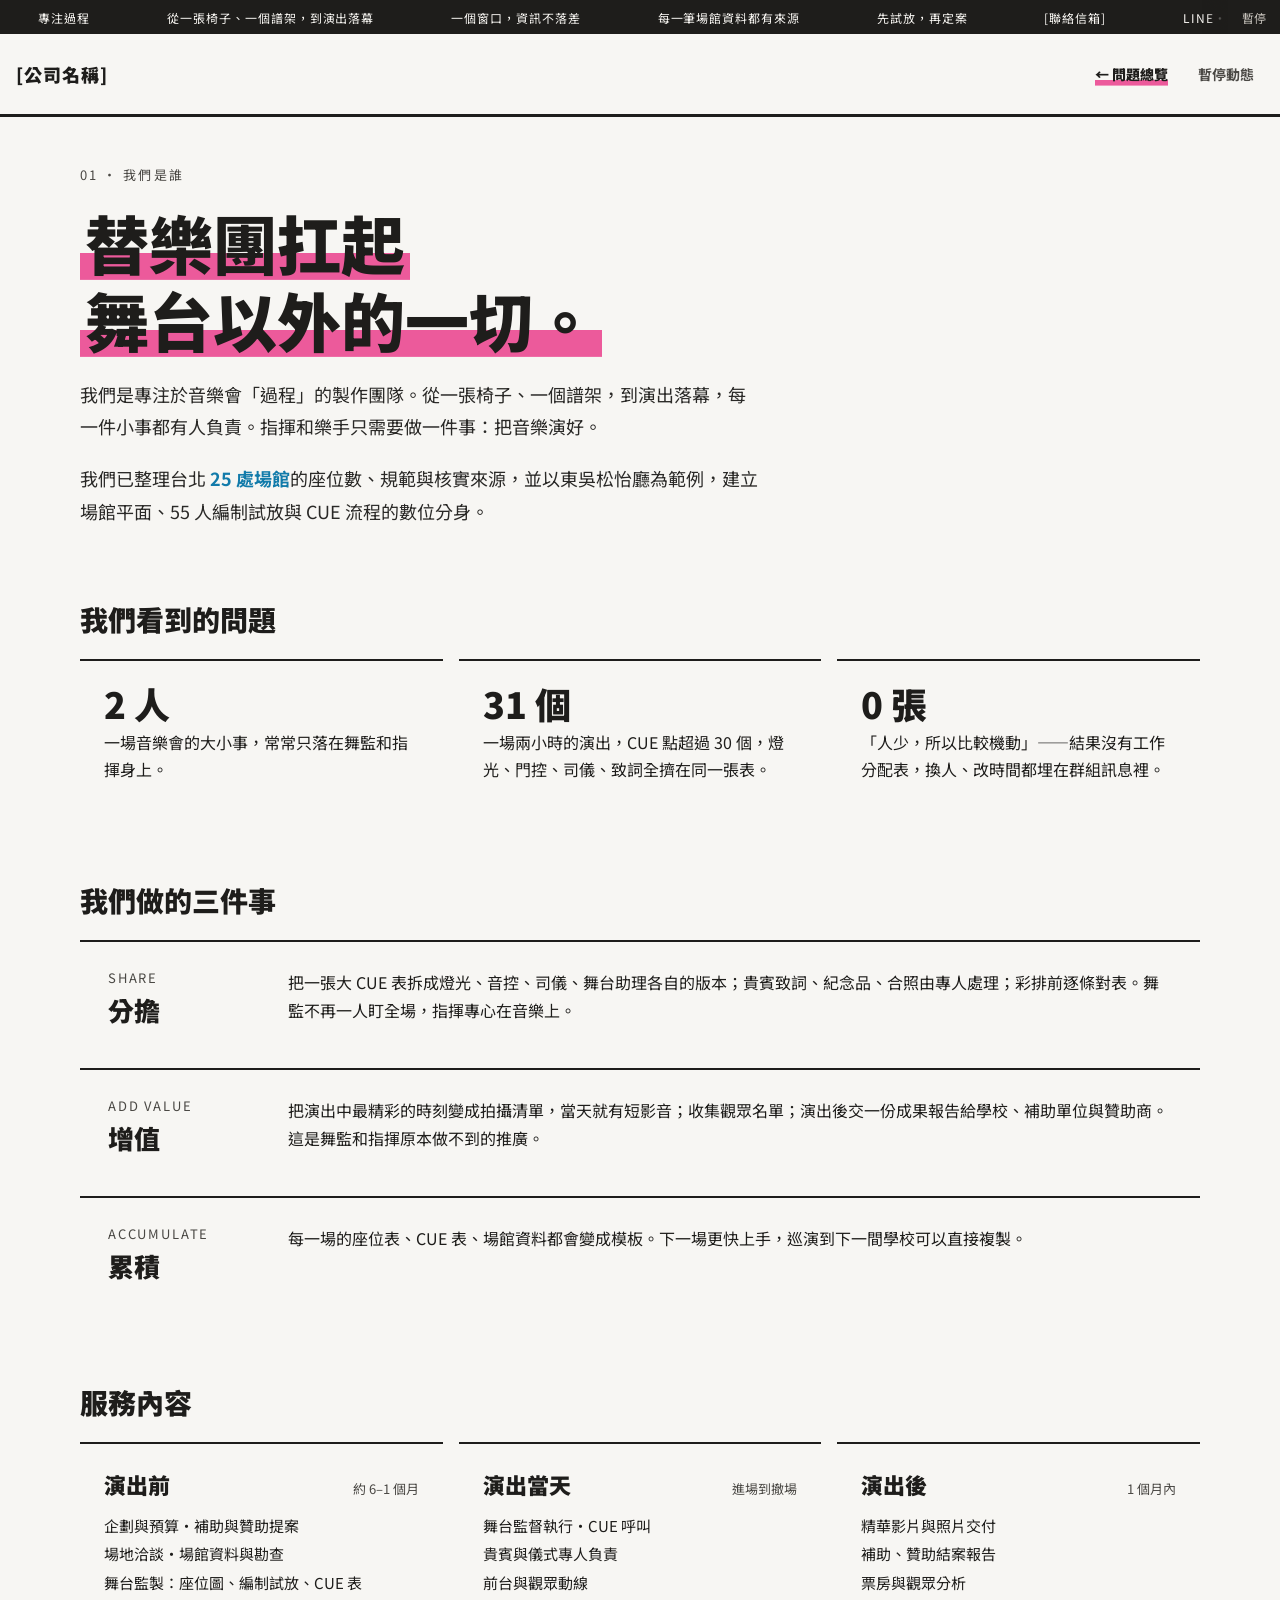
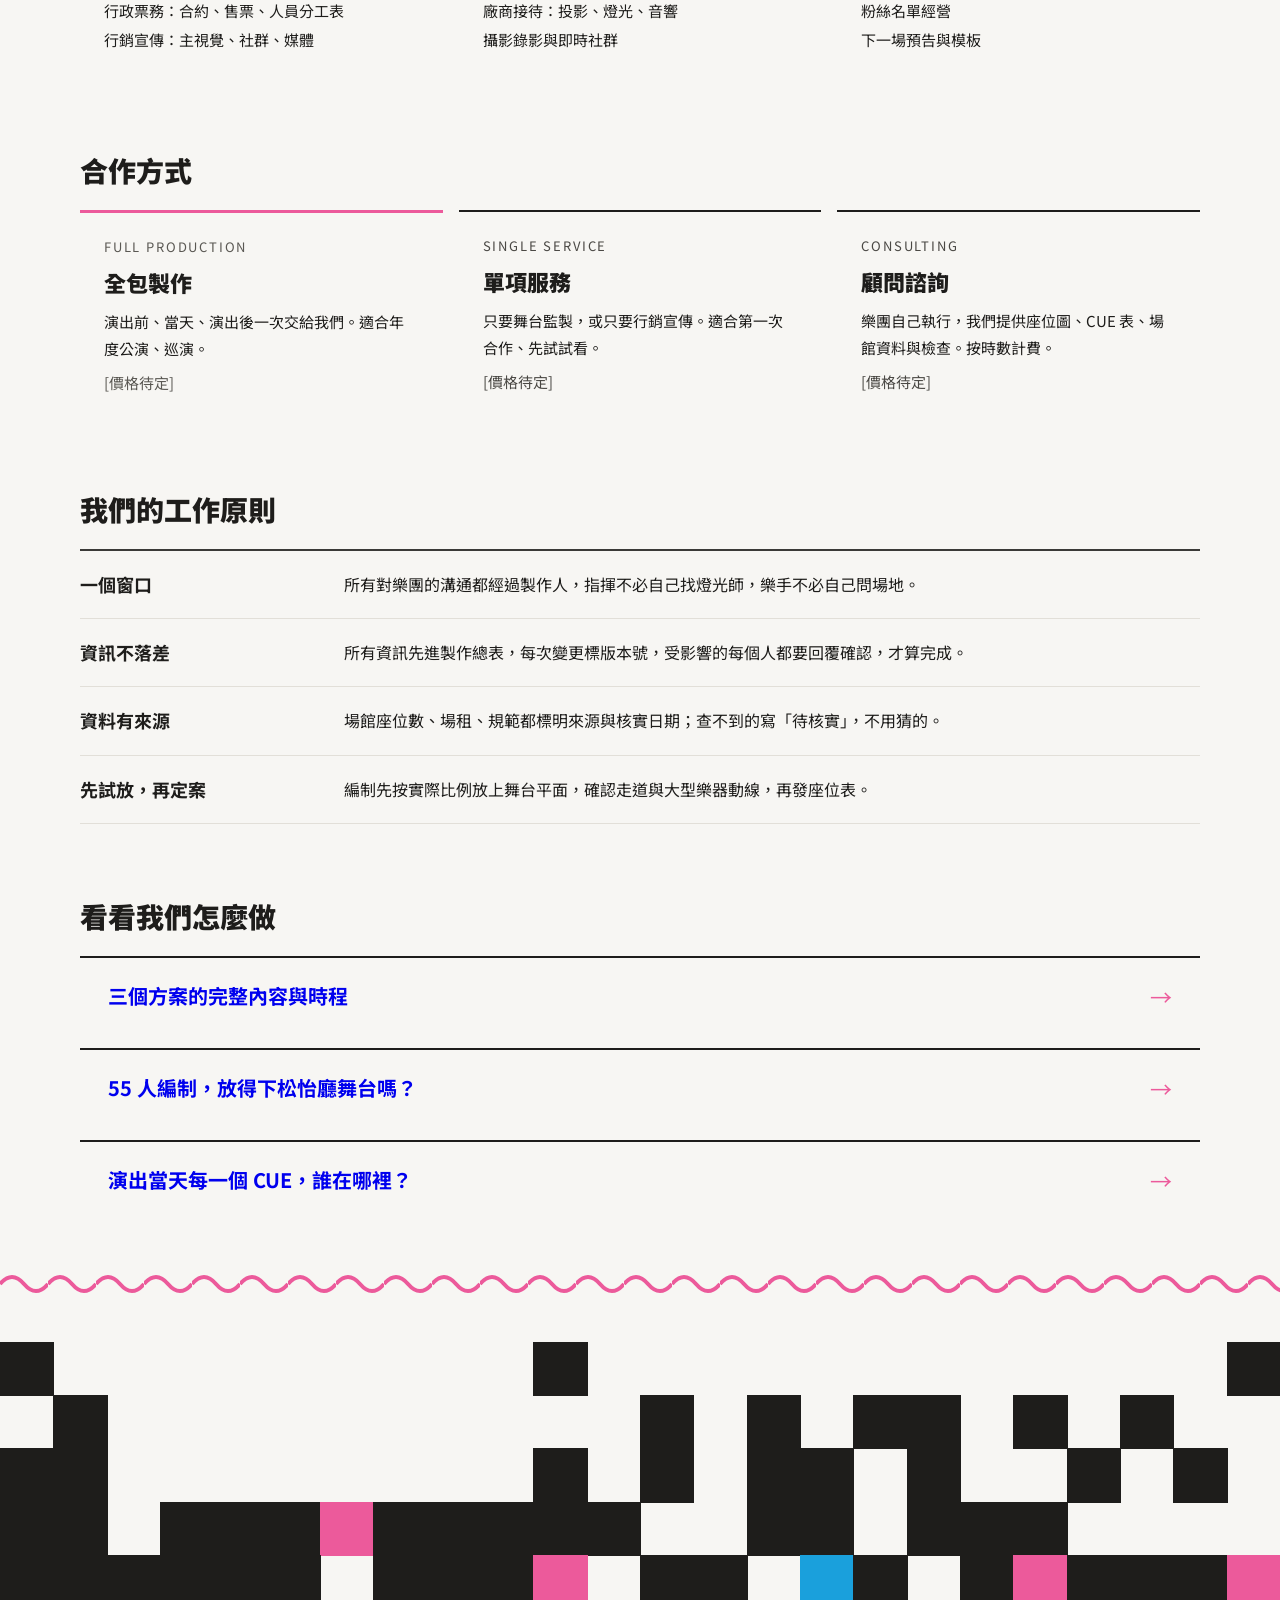
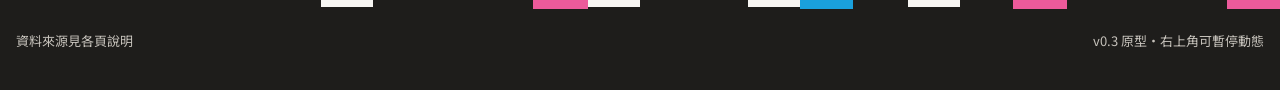
<file: about.html>
<!doctype html>
<html lang="zh-Hant">
<head>
<meta charset="utf-8">
<meta name="viewport" content="width=device-width, initial-scale=1, viewport-fit=cover">
<meta name="claude:viewport-fit-sides" content="cover">
<title>我們是誰</title>
<link rel="preconnect" href="https://fonts.googleapis.com">
<link rel="stylesheet" href="https://fonts.googleapis.com/css2?family=Noto+Sans+TC:wght@400;500;700;900&display=swap">
<link rel="stylesheet" href="site.css">
<style>
*,*::before,*::after{box-sizing:border-box}
html,body{margin:0}
:root{padding-top:env(safe-area-inset-top,0px);padding-bottom:env(safe-area-inset-bottom,0px)}
img{max-width:100%}



.set{animation:fade-in 150ms ease both}
@media (prefers-reduced-motion: no-preference){
.set{animation:block-set 320ms cubic-bezier(0.2,0,0,1) both}
.g1{animation-delay:70ms}.g2{animation-delay:140ms}.g3{animation-delay:210ms}
}
@keyframes block-set{from{opacity:0;transform:translateY(12px)}}
@keyframes fade-in{from{opacity:0}}
.lnk .arrow{display:inline-block}
@media (hover:hover) and (pointer:fine){
.lnk{transition:background-color 100ms ease}
.lnk:hover{background-color:#FCE7F1}
.lnk .arrow{transition:transform 150ms cubic-bezier(0.2,0,0,1)}
.lnk:hover .arrow{transform:translateX(4px)}
}
.lnk:focus-visible{outline:3px solid #EC5A9B;outline-offset:3px}

</style>
</head>
<body>
<div id="root">
<div class="ticker" id="ticker"><div class="tk-view"><div class="tk-track"><span class="tk-g"><span class="tk-i">專注過程</span><span class="tk-i">從一張椅子、一個譜架，到演出落幕</span><span class="tk-i">一個窗口，資訊不落差</span><span class="tk-i">每一筆場館資料都有來源</span><span class="tk-i">先試放，再定案</span><span class="tk-i">[聯絡信箱]</span><span class="tk-i">LINE・Instagram：[帳號]</span></span><span class="tk-g" aria-hidden="true"><span class="tk-i">專注過程</span><span class="tk-i">從一張椅子、一個譜架，到演出落幕</span><span class="tk-i">一個窗口，資訊不落差</span><span class="tk-i">每一筆場館資料都有來源</span><span class="tk-i">先試放，再定案</span><span class="tk-i">[聯絡信箱]</span><span class="tk-i">LINE・Instagram：[帳號]</span></span></div></div><button type="button" class="tk-pause" aria-pressed="false" aria-label="暫停字帶">暫停</button></div>
<header class="top band"><a class="brand" href="index.html">[公司名稱]</a><nav><a class="back" href="index.html">← 問題總覽</a><button type="button" class="toggle" id="toggle" aria-pressed="false">暫停動態</button></nav></header>


<div style=" background: #F7F6F3; font-family: 'Source Han Sans TC', 'Noto Sans TC', sans-serif; color: #1E1D1B; padding: 0 max(16px, env(safe-area-inset-right, 0px)) 48px max(16px, env(safe-area-inset-left, 0px))">
<div style="max-width: 1120px; margin: 0 auto; display: flex; flex-direction: column; gap: 72px; padding-top: 48px">



<section class="set" style="display: flex; flex-direction: column; gap: 20px">
<div style="font-size: 13px; letter-spacing: 0.16em; color: #4A4844">01 ・ 我們是誰</div>
<h1 style="margin: 0; font-size: clamp(34px, 5.6vw, 64px); font-weight: 900; line-height: 1.2"><span class="hl">替樂團扛起<br>舞台以外的一切。</span></h1>
<p style="margin: 0; max-width: 680px; font-size: 18px; line-height: 1.8; color: #2A2927">我們是專注於音樂會「過程」的製作團隊。從一張椅子、一個譜架，到演出落幕，每一件小事都有人負責。指揮和樂手只需要做一件事：把音樂演好。</p>
<p style="margin: 0; max-width: 680px; font-size: 18px; line-height: 1.8; color: #2A2927">我們已整理台北 <b style="color: #127BAA">25 處場館</b>的座位數、規範與核實來源，並以東吳松怡廳為範例，建立場館平面、55 人編制試放與 CUE 流程的數位分身。</p>
</section>

<section class="set g1" style="display: flex; flex-direction: column; gap: 20px">
<h2 style="margin: 0; font-size: 28px; font-weight: 900">我們看到的問題</h2>
<div style="display: flex; flex-wrap: wrap; gap: 16px">
<div style="flex: 1 1 300px; background: transparent; border-top: 2px solid #1E1D1B; padding: 24px; display: flex; flex-direction: column; gap: 8px">
<span style="font-size: 36px; font-weight: 900; line-height: 1">2 人</span>
<span style="font-size: 16px; line-height: 1.7">一場音樂會的大小事，常常只落在舞監和指揮身上。</span>
</div>
<div style="flex: 1 1 300px; background: transparent; border-top: 2px solid #1E1D1B; padding: 24px; display: flex; flex-direction: column; gap: 8px">
<span style="font-size: 36px; font-weight: 900; line-height: 1">31 個</span>
<span style="font-size: 16px; line-height: 1.7">一場兩小時的演出，CUE 點超過 30 個，燈光、門控、司儀、致詞全擠在同一張表。</span>
</div>
<div style="flex: 1 1 300px; background: transparent; border-top: 2px solid #1E1D1B; padding: 24px; display: flex; flex-direction: column; gap: 8px">
<span style="font-size: 36px; font-weight: 900; line-height: 1">0 張</span>
<span style="font-size: 16px; line-height: 1.7">「人少，所以比較機動」——結果沒有工作分配表，換人、改時間都埋在群組訊息裡。</span>
</div>
</div>
</section>

<section class="set g2" style="display: flex; flex-direction: column; gap: 20px">
<h2 style="margin: 0; font-size: 28px; font-weight: 900">我們做的三件事</h2>
<div style="display: flex; flex-direction: column; gap: 14px">
<div style="display: flex; flex-wrap: wrap; gap: 20px; background: transparent; border-top: 2px solid #1E1D1B; padding: 26px 28px">
<div style="flex: 0 0 160px; display: flex; flex-direction: column; gap: 4px"><span style="font-size: 13px; letter-spacing: 0.14em; color: #4A4844">SHARE</span><span style="font-size: 26px; font-weight: 900">分擔</span></div>
<div style="flex: 1 1 420px; font-size: 16px; line-height: 1.8">把一張大 CUE 表拆成燈光、音控、司儀、舞台助理各自的版本；貴賓致詞、紀念品、合照由專人處理；彩排前逐條對表。舞監不再一人盯全場，指揮專心在音樂上。</div>
</div>
<div style="display: flex; flex-wrap: wrap; gap: 20px; background: transparent; border-top: 2px solid #1E1D1B; padding: 26px 28px">
<div style="flex: 0 0 160px; display: flex; flex-direction: column; gap: 4px"><span style="font-size: 13px; letter-spacing: 0.14em; color: #4A4844">ADD VALUE</span><span style="font-size: 26px; font-weight: 900">增值</span></div>
<div style="flex: 1 1 420px; font-size: 16px; line-height: 1.8">把演出中最精彩的時刻變成拍攝清單，當天就有短影音；收集觀眾名單；演出後交一份成果報告給學校、補助單位與贊助商。這是舞監和指揮原本做不到的推廣。</div>
</div>
<div style="display: flex; flex-wrap: wrap; gap: 20px; background: transparent; border-top: 2px solid #1E1D1B; padding: 26px 28px">
<div style="flex: 0 0 160px; display: flex; flex-direction: column; gap: 4px"><span style="font-size: 13px; letter-spacing: 0.14em; color: #4A4844">ACCUMULATE</span><span style="font-size: 26px; font-weight: 900">累積</span></div>
<div style="flex: 1 1 420px; font-size: 16px; line-height: 1.8">每一場的座位表、CUE 表、場館資料都會變成模板。下一場更快上手，巡演到下一間學校可以直接複製。</div>
</div>
</div>
</section>

<section class="set g3" style="display: flex; flex-direction: column; gap: 20px">
<h2 style="margin: 0; font-size: 28px; font-weight: 900">服務內容</h2>
<div style="display: flex; flex-wrap: wrap; gap: 16px">
<div style="flex: 1 1 320px; display: flex; flex-direction: column; gap: 12px; background: transparent; border-top: 2px solid #1E1D1B; padding: 24px">
<div style="display: flex; justify-content: space-between; align-items: baseline"><span style="font-size: 22px; font-weight: 900">演出前</span><span style="font-size: 13px; color: #4A4844">約 6–1 個月</span></div>
<div style="font-size: 15px; line-height: 1.9">企劃與預算・補助與贊助提案<br>場地洽談・場館資料與勘查<br>舞台監製：座位圖、編制試放、CUE 表<br>行政票務：合約、售票、人員分工表<br>行銷宣傳：主視覺、社群、媒體</div>
</div>
<div style="flex: 1 1 320px; display: flex; flex-direction: column; gap: 12px; background: transparent; border-top: 2px solid #1E1D1B; padding: 24px">
<div style="display: flex; justify-content: space-between; align-items: baseline"><span style="font-size: 22px; font-weight: 900">演出當天</span><span style="font-size: 13px; color: #4A4844">進場到撤場</span></div>
<div style="font-size: 15px; line-height: 1.9">舞台監督執行・CUE 呼叫<br>貴賓與儀式專人負責<br>前台與觀眾動線<br>廠商接待：投影、燈光、音響<br>攝影錄影與即時社群</div>
</div>
<div style="flex: 1 1 320px; display: flex; flex-direction: column; gap: 12px; background: transparent; border-top: 2px solid #1E1D1B; padding: 24px">
<div style="display: flex; justify-content: space-between; align-items: baseline"><span style="font-size: 22px; font-weight: 900">演出後</span><span style="font-size: 13px; color: #4A4844">1 個月內</span></div>
<div style="font-size: 15px; line-height: 1.9">精華影片與照片交付<br>補助、贊助結案報告<br>票房與觀眾分析<br>粉絲名單經營<br>下一場預告與模板</div>
</div>
</div>
</section>

<section style="display: flex; flex-direction: column; gap: 20px">
<h2 style="margin: 0; font-size: 28px; font-weight: 900">合作方式</h2>
<div style="display: flex; flex-wrap: wrap; gap: 16px">
<div style="flex: 1 1 320px; display: flex; flex-direction: column; gap: 10px; background: transparent; border-top: 3px solid #EC5A9B; color: #1E1D1B; padding: 24px">
<span style="font-size: 13px; letter-spacing: 0.14em; color: #5A5853">FULL PRODUCTION</span>
<span style="font-size: 22px; font-weight: 900">全包製作</span>
<span style="font-size: 15px; line-height: 1.8">演出前、當天、演出後一次交給我們。適合年度公演、巡演。</span>
<span style="font-size: 15px; color: #5A5853">[價格待定]</span>
</div>
<div style="flex: 1 1 320px; display: flex; flex-direction: column; gap: 10px; background: transparent; border-top: 2px solid #1E1D1B; padding: 24px">
<span style="font-size: 13px; letter-spacing: 0.14em; color: #4A4844">SINGLE SERVICE</span>
<span style="font-size: 22px; font-weight: 900">單項服務</span>
<span style="font-size: 15px; line-height: 1.8">只要舞台監製，或只要行銷宣傳。適合第一次合作、先試試看。</span>
<span style="font-size: 15px; color: #4A4844">[價格待定]</span>
</div>
<div style="flex: 1 1 320px; display: flex; flex-direction: column; gap: 10px; background: transparent; border-top: 2px solid #1E1D1B; padding: 24px">
<span style="font-size: 13px; letter-spacing: 0.14em; color: #4A4844">CONSULTING</span>
<span style="font-size: 22px; font-weight: 900">顧問諮詢</span>
<span style="font-size: 15px; line-height: 1.8">樂團自己執行，我們提供座位圖、CUE 表、場館資料與檢查。按時數計費。</span>
<span style="font-size: 15px; color: #4A4844">[價格待定]</span>
</div>
</div>
</section>

<section style="display: flex; flex-direction: column; gap: 20px">
<h2 style="margin: 0; font-size: 28px; font-weight: 900">我們的工作原則</h2>
<div style="display: flex; flex-direction: column; gap: 0; border-top: 2px solid #3B3A37">
<div style="display: flex; flex-wrap: wrap; gap: 8px 24px; padding: 20px 0; border-bottom: 1px solid #E2DFD8"><span style="flex: 0 0 240px; font-size: 18px; font-weight: 700">一個窗口</span><span style="flex: 1 1 360px; font-size: 16px; line-height: 1.7">所有對樂團的溝通都經過製作人，指揮不必自己找燈光師，樂手不必自己問場地。</span></div>
<div style="display: flex; flex-wrap: wrap; gap: 8px 24px; padding: 20px 0; border-bottom: 1px solid #E2DFD8"><span style="flex: 0 0 240px; font-size: 18px; font-weight: 700">資訊不落差</span><span style="flex: 1 1 360px; font-size: 16px; line-height: 1.7">所有資訊先進製作總表，每次變更標版本號，受影響的每個人都要回覆確認，才算完成。</span></div>
<div style="display: flex; flex-wrap: wrap; gap: 8px 24px; padding: 20px 0; border-bottom: 1px solid #E2DFD8"><span style="flex: 0 0 240px; font-size: 18px; font-weight: 700">資料有來源</span><span style="flex: 1 1 360px; font-size: 16px; line-height: 1.7">場館座位數、場租、規範都標明來源與核實日期；查不到的寫「待核實」，不用猜的。</span></div>
<div style="display: flex; flex-wrap: wrap; gap: 8px 24px; padding: 20px 0; border-bottom: 1px solid #E2DFD8"><span style="flex: 0 0 240px; font-size: 18px; font-weight: 700">先試放，再定案</span><span style="flex: 1 1 360px; font-size: 16px; line-height: 1.7">編制先按實際比例放上舞台平面，確認走道與大型樂器動線，再發座位表。</span></div>
</div>
</section>

<section style="display: flex; flex-direction: column; gap: 14px">
<h2 style="margin: 0 0 6px; font-size: 28px; font-weight: 900">看看我們怎麼做</h2>
<a class="lnk" href="pricing.html" style="display: flex; align-items: center; gap: 20px; flex-wrap: wrap; padding: 22px 28px; background: transparent; border-top: 2px solid #1E1D1B; text-decoration: none"><span style="flex: 1 1 360px; font-size: 20px; font-weight: 700">三個方案的完整內容與時程</span><span class="arrow" style="font-size: 22px; color: #EC5A9B">→</span></a>
<a class="lnk" href="plan.html" style="display: flex; align-items: center; gap: 20px; flex-wrap: wrap; padding: 22px 28px; background: transparent; border-top: 2px solid #1E1D1B; text-decoration: none"><span style="flex: 1 1 360px; font-size: 20px; font-weight: 700">55 人編制，放得下松怡廳舞台嗎？</span><span class="arrow" style="font-size: 22px; color: #EC5A9B">→</span></a>
<a class="lnk" href="cue.html" style="display: flex; align-items: center; gap: 20px; flex-wrap: wrap; padding: 22px 28px; background: transparent; border-top: 2px solid #1E1D1B; text-decoration: none"><span style="flex: 1 1 360px; font-size: 20px; font-weight: 700">演出當天每一個 CUE，誰在哪裡？</span><span class="arrow" style="font-size: 22px; color: #EC5A9B">→</span></a>
</section>



</div>
</div>
<div class="wavewrap" aria-hidden="true"><svg class="wave" width="2400" height="36"><defs><pattern id="sc" width="48" height="36" patternUnits="userSpaceOnUse"><path d="M0 18 q12 -14 24 0 t24 0" fill="none" stroke="#EC5A9B" stroke-width="4"/></pattern></defs><rect width="2400" height="36" fill="url(#sc)"/></svg></div>
<div class="pixels" data-pixels aria-hidden="true"></div>
<footer class="foot band"><div class="inner" style="display:contents"><span>資料來源見各頁說明</span><span>v0.3 原型・右上角可暫停動態</span></div></footer>
</div>
<script src="site.js"></script>

<script>(function(){var t=document.getElementById('ticker');if(!t)return;var b=t.querySelector('.tk-pause');b.addEventListener('click',function(){var p=t.classList.toggle('paused');b.setAttribute('aria-pressed',p);b.textContent=p?'播放':'暫停';});})();</script>
</body>
</html>
</file>
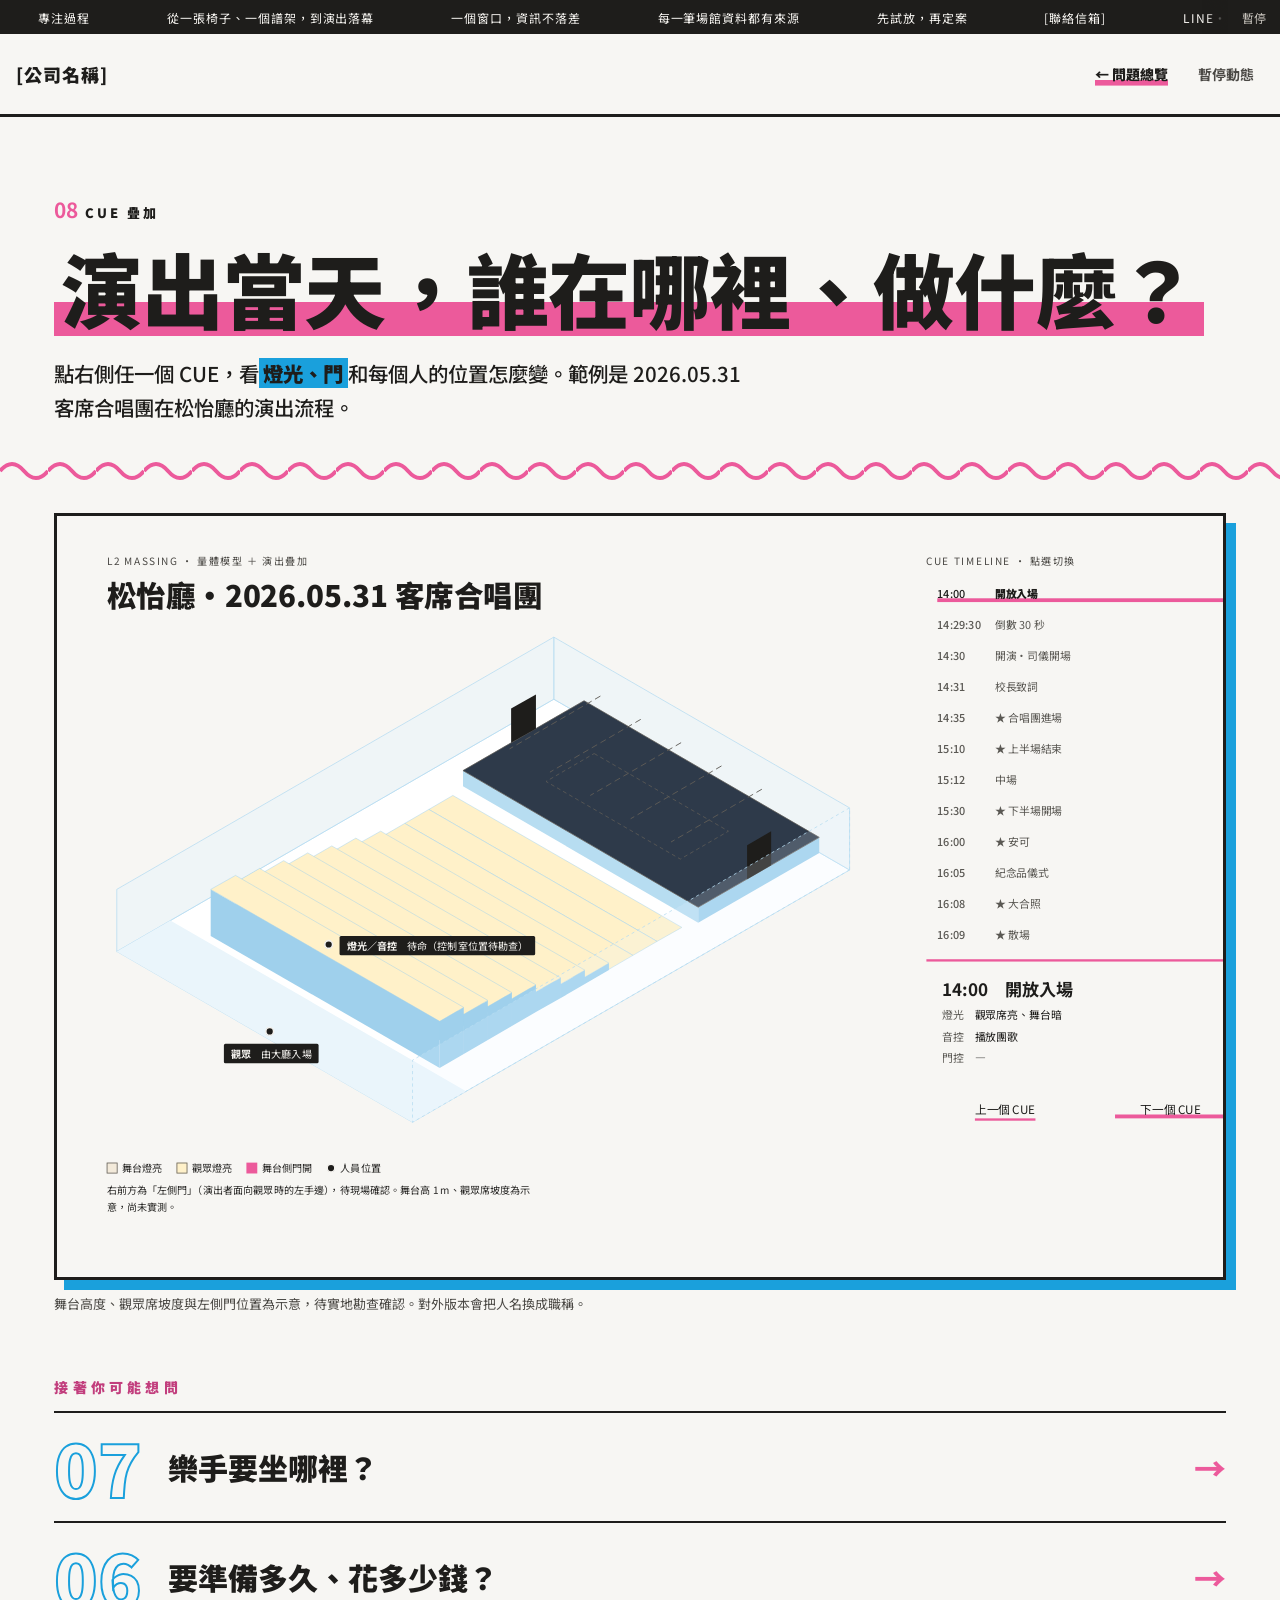
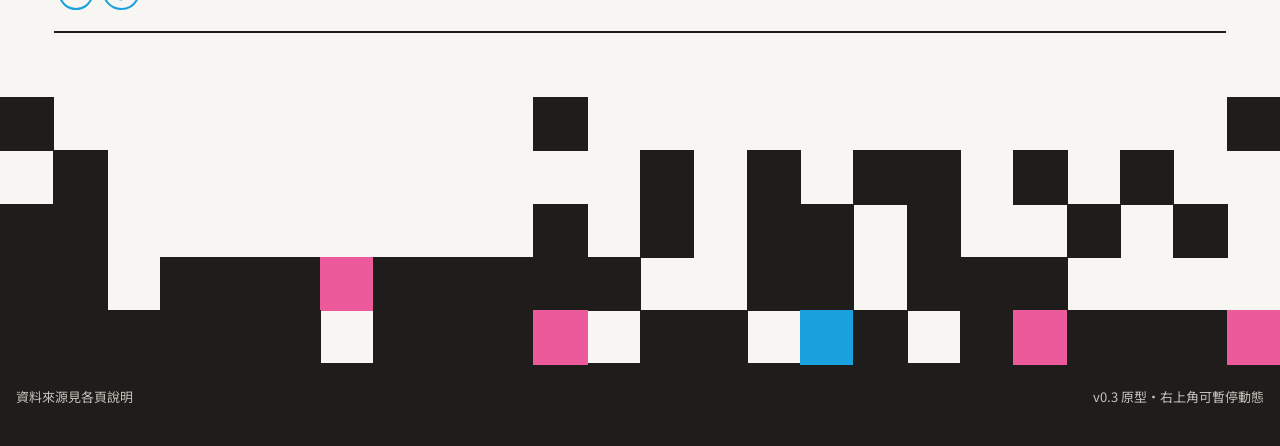
<file: cue.html>
<!doctype html>
<html lang="zh-Hant">
<head>
<meta charset="utf-8">
<meta name="viewport" content="width=device-width, initial-scale=1, viewport-fit=cover">
<meta name="claude:viewport-fit-sides" content="cover">
<title>CUE 疊加・松怡廳</title>
<link rel="preconnect" href="https://fonts.googleapis.com">
<link rel="stylesheet" href="https://fonts.googleapis.com/css2?family=Noto+Sans+TC:wght@400;500;700;900&display=swap">
<link rel="stylesheet" href="site.css">
<style>
*,*::before,*::after{box-sizing:border-box}
html,body{margin:0}
:root{padding-top:env(safe-area-inset-top,0px);padding-bottom:env(safe-area-inset-bottom,0px)}
img{max-width:100%}




</style>
</head>
<body>
<div id="root">
<div class="ticker" id="ticker"><div class="tk-view"><div class="tk-track"><span class="tk-g"><span class="tk-i">專注過程</span><span class="tk-i">從一張椅子、一個譜架，到演出落幕</span><span class="tk-i">一個窗口，資訊不落差</span><span class="tk-i">每一筆場館資料都有來源</span><span class="tk-i">先試放，再定案</span><span class="tk-i">[聯絡信箱]</span><span class="tk-i">LINE・Instagram：[帳號]</span></span><span class="tk-g" aria-hidden="true"><span class="tk-i">專注過程</span><span class="tk-i">從一張椅子、一個譜架，到演出落幕</span><span class="tk-i">一個窗口，資訊不落差</span><span class="tk-i">每一筆場館資料都有來源</span><span class="tk-i">先試放，再定案</span><span class="tk-i">[聯絡信箱]</span><span class="tk-i">LINE・Instagram：[帳號]</span></span></div></div><button type="button" class="tk-pause" aria-pressed="false" aria-label="暫停字帶">暫停</button></div>
<header class="top band"><a class="brand" href="index.html">[公司名稱]</a><nav><a class="back" href="index.html">← 問題總覽</a><button type="button" class="toggle" id="toggle" aria-pressed="false">暫停動態</button></nav></header>
<section class="phero band"><div class="inner">
<div class="eyebrow set"><b>08</b>CUE 疊加</div>
<h1 class="ph1 in-l"><span class="hl">演出當天，誰在哪裡、做什麼？</span></h1>
<p class="lead set" style="animation-delay:300ms">點右側任一個 CUE，看<b>燈光、門</b>和每個人的位置怎麼變。範例是 2026.05.31 客席合唱團在松怡廳的演出流程。</p>
</div><div class="ghost" aria-hidden="true">08</div></section>
<div class="wavewrap" aria-hidden="true"><svg class="wave" width="2400" height="36"><defs><pattern id="sc" width="48" height="36" patternUnits="userSpaceOnUse"><path d="M0 18 q12 -14 24 0 t24 0" fill="none" stroke="#EC5A9B" stroke-width="4"/></pattern></defs><rect width="2400" height="36" fill="url(#sc)"/></svg></div>
<section class="board-sec band"><div class="inner">
<div class="board" data-w="1600" data-h="980"><div class="board-scale" style="position:relative;overflow:hidden"><div class="board-inner" style="position:absolute;left:0;top:0">


<div style="position: relative; width: 1600px; height: 980px; background: #F7F6F3; font-family: 'Source Han Sans TC', 'Noto Sans TC', sans-serif; color: #1E1D1B; overflow: hidden">

<svg width="1100" height="980" viewBox="0 0 1100 980" style="position: absolute; left: 0; top: 0" role="img" aria-label="松怡廳等角量體模型，顯示舞台、觀眾席與目前 CUE 的燈光和門的狀態">
<polygon points="640,236 1021,456 458,781 77,561" fill="#FFFFFF" stroke="#B7DDF1"></polygon>
<polygon points="640,236 1021,456 1021,376 640,156" fill="#EAF5FB" fill-opacity="0.55" stroke="#B7DDF1"></polygon>
<polygon points="640,236 77,561 77,481 640,156" fill="#EAF5FB" fill-opacity="0.55" stroke="#B7DDF1"></polygon>
<polygon points="146,521 527,741 458,781 77,561" fill="#EAF5FB"></polygon>
<polygon points="982,414 826,504 826,524 982,434" fill="#9FD0EC"></polygon>
<polygon points="523,328 826,504 826,524 523,348" fill="#B7DDF1"></polygon>
<polygon points="679,238 982,414 826,504 523,328" data-k="stage" fill="#F3EADA" stroke="#5F5C57"></polygon>
<ellipse cx="747" cy="374" rx="90" ry="44" fill="#FFF6E2" data-k="solo" opacity="0"></ellipse>
<polygon points="692,306 865,406 803,442 630,342" fill="none" stroke="#5F5C57" stroke-dasharray="5 4"></polygon>
<g stroke="#5F5C57" stroke-dasharray="8 5" stroke-width="1.2">
<line x1="700" y1="232" x2="583" y2="300"></line><line x1="752" y1="262" x2="635" y2="330"></line><line x1="804" y1="292" x2="687" y2="360"></line><line x1="856" y1="322" x2="739" y2="390"></line><line x1="908" y1="352" x2="791" y2="420"></line>
</g>
<polygon points="617,274 585,292 585,248 617,230" data-k="doorR" fill="#1E1D1B"></polygon>
<polygon points="920,450 889,468 889,424 920,406" data-k="doorL" fill="#1E1D1B"></polygon>
<polygon points="510,360 805,530 773,548 479,378" data-k="house" fill="#C3E3F4" stroke="#9FD0EC" stroke-width="0.6"></polygon>
<polygon points="479,378 773,548 742,566 448,396" data-k="house" fill="#C3E3F4" stroke="#9FD0EC" stroke-width="0.6"></polygon>
<polygon points="448,396 742,566 711,584 417,414" data-k="house" fill="#C3E3F4" stroke="#9FD0EC" stroke-width="0.6"></polygon>
<polygon points="385,424 680,594 680,603 385,433" fill="#9FD0EC"></polygon><polygon points="711,576 680,594 680,603 711,585" fill="#9FD0EC"></polygon>
<polygon points="417,406 711,576 680,594 385,424" data-k="house" fill="#C3E3F4" stroke="#9FD0EC" stroke-width="0.6"></polygon>
<polygon points="354,433 649,603 649,621 354,451" fill="#9FD0EC"></polygon><polygon points="680,585 649,603 649,621 680,603" fill="#9FD0EC"></polygon>
<polygon points="385,415 680,585 649,603 354,433" data-k="house" fill="#C3E3F4" stroke="#9FD0EC" stroke-width="0.6"></polygon>
<polygon points="323,443 617,613 617,639 323,469" fill="#9FD0EC"></polygon><polygon points="649,595 617,613 617,639 649,621" fill="#9FD0EC"></polygon>
<polygon points="354,425 649,595 617,613 323,443" data-k="house" fill="#C3E3F4" stroke="#9FD0EC" stroke-width="0.6"></polygon>
<polygon points="292,452 586,622 586,657 292,487" fill="#9FD0EC"></polygon><polygon points="617,604 586,622 586,657 617,639" fill="#9FD0EC"></polygon>
<polygon points="323,434 617,604 586,622 292,452" data-k="house" fill="#C3E3F4" stroke="#9FD0EC" stroke-width="0.6"></polygon>
<polygon points="261,462 555,632 555,675 261,505" fill="#9FD0EC"></polygon><polygon points="586,614 555,632 555,675 586,657" fill="#9FD0EC"></polygon>
<polygon points="292,444 586,614 555,632 261,462" data-k="house" fill="#C3E3F4" stroke="#9FD0EC" stroke-width="0.6"></polygon>
<polygon points="230,472 524,642 524,693 230,523" fill="#9FD0EC"></polygon><polygon points="555,624 524,642 524,693 555,675" fill="#9FD0EC"></polygon>
<polygon points="261,454 555,624 524,642 230,472" data-k="house" fill="#C3E3F4" stroke="#9FD0EC" stroke-width="0.6"></polygon>
<polygon points="198,481 493,651 493,711 198,541" fill="#9FD0EC"></polygon><polygon points="524,633 493,651 493,711 524,693" fill="#9FD0EC"></polygon>
<polygon points="230,463 524,633 493,651 198,481" data-k="house" fill="#C3E3F4" stroke="#9FD0EC" stroke-width="0.6"></polygon>
<polygon points="1021,456 458,781 458,701 1021,376" fill="#EAF5FB" fill-opacity="0.18" stroke="#B7DDF1" stroke-dasharray="4 4"></polygon>
</svg>

<div id="tw-people" style="display:contents"></div>

<div style="position: absolute; left: 64px; top: 48px; display: flex; flex-direction: column; gap: 6px">
<div style="font-size: 13px; letter-spacing: 0.14em; color: #4A4844">L2 MASSING ・ 量體模型 ＋ 演出疊加</div>
<h1 style="margin: 0; font-size: 38px; font-weight: 900">松怡廳・2026.05.31 客席合唱團</h1>
</div>
<div style="position: absolute; left: 64px; top: 830px; width: 560px; display: flex; flex-direction: column; gap: 8px; font-size: 13px; line-height: 1.6; color: #2A2927">
<div style="display: flex; gap: 18px; flex-wrap: wrap">
<span style="display: flex; gap: 6px; align-items: center"><span style="width: 14px; height: 14px; background: #F3EADA; border: 1px solid #5F5C57"></span>舞台燈亮</span>
<span style="display: flex; gap: 6px; align-items: center"><span style="width: 14px; height: 14px; background: #FFF1C9; border: 1px solid #5F5C57"></span>觀眾燈亮</span>
<span style="display: flex; gap: 6px; align-items: center"><span style="width: 14px; height: 14px; background: #EC5A9B"></span>舞台側門開</span>
<span style="display: flex; gap: 6px; align-items: center"><span style="width: 12px; height: 12px; border-radius: 50%; background: #1E1D1B; border: 2px solid #F4F2EE"></span>人員位置</span>
</div>
<div>右前方為「左側門」（演出者面向觀眾時的左手邊），待現場確認。舞台高 1 m、觀眾席坡度為示意，尚未實測。</div>
</div>

<div style="position: absolute; left: 1120px; top: 48px; width: 416px; display: flex; flex-direction: column; gap: 14px">
<div style="font-size: 13px; letter-spacing: 0.14em; color: #4A4844">CUE TIMELINE ・ 點選切換</div>
<div style="display: flex; flex-direction: column; gap: 4px">
<div id="tw-cues" style="display:contents"></div>
</div>
<div style="background: transparent; border-top: 3px solid #EC5A9B; color: #1E1D1B; padding: 18px 20px; display: flex; flex-direction: column; gap: 6px; font-size: 14px; line-height: 1.55">
<div style="font-size: 22px; font-weight: 700"><span id="tw-title"></span></div>
<div><span style="color: #5A5853">燈光</span>　<span id="tw-light"></span></div>
<div><span style="color: #5A5853">音控</span>　<span id="tw-sound"></span></div>
<div><span style="color: #5A5853">門控</span>　<span id="tw-door"></span></div>
</div>
<div style="display: flex; gap: 10px">
<button type="button" id="tw-prev" style="flex: 1; height: 44px; border: 0; background: none; box-shadow: none; text-decoration: underline; text-decoration-color: #EC5A9B; text-decoration-thickness: 3px; text-underline-offset: 6px; font: inherit; font-size: 15px; cursor: pointer; color: #1E1D1B">上一個 CUE</button>
<button type="button" id="tw-next" style="flex: 1; height: 44px; border: 0; background: linear-gradient(#EC5A9B,#EC5A9B) no-repeat center 78%/70% .35em; box-shadow: none; font-weight: 900; font: inherit; font-size: 15px; cursor: pointer; color: #1E1D1B">下一個 CUE</button>
</div>
</div>

</div>

</div></div></div>
<p class="board-note">舞台高度、觀眾席坡度與左側門位置為示意，待實地勘查確認。對外版本會把人名換成職稱。</p>
</div></section>
<section class="rel band"><div class="inner"><h2>接著你可能想問</h2><a href="seats.html"><span class="n">07</span><span class="t">樂手要坐哪裡？</span><span class="ar">→</span></a><a href="pricing.html"><span class="n">06</span><span class="t">要準備多久、花多少錢？</span><span class="ar">→</span></a></div></section>
<div class="pixels" data-pixels aria-hidden="true"></div>
<footer class="foot band"><div class="inner" style="display:contents"><span>資料來源見各頁說明</span><span>v0.3 原型・右上角可暫停動態</span></div></footer>
</div>
<script src="site.js"></script>
<script>
const SPOT = {
  MC: [803, 470, 'below'], CM: [697, 403, 'left'], CINDY: [789, 534, 'right'], VIP: [637, 457, 'left'],
  A: [936, 463, 'right'], B: [912, 477, 'belowR'], LEADER: [732, 423, 'right'], CHOIR: [747, 374, 'above'],
  SALE: [304, 650, 'right'], CTRL: [352, 554, 'right'], ENTRY: [276, 666, 'below'], DOORL: [904, 458, 'right']
};
const CUES = [
  { t: '14:00', n: '開放入場', light: '觀眾席亮、舞台暗', sound: '播放團歌', door: '—', stage: 'dark', house: 1, dl: 0, dr: 0, people: [['ENTRY', '觀眾', '由大廳入場'], ['CTRL', '燈光／音控', '待命（控制室位置待勘查）']] },
  { t: '14:29:30', n: '倒數 30 秒', light: '三明三暗 → 觀眾暗、舞台亮', sound: '14:27 已播放廣播', door: '—', stage: 'on', house: 0, dl: 0, dr: 0, people: [['A', '舞台助理 A', '後台就位'], ['B', '舞台助理 B', '後台就位'], ['CTRL', '燈光', '執行三明三暗']] },
  { t: '14:30', n: '開演・司儀開場', light: '觀眾席暗、舞台光起', sound: '—', door: '左側門開', stage: 'on', house: 0, dl: 1, dr: 0, people: [['MC', '司儀', '由左側門入場，念開場稿']] },
  { t: '14:31', n: '校長致詞', light: '維持', sound: '中央麥克風', door: '—（校長左側上台、右側下台）', stage: 'on', house: 0, dl: 0, dr: 0, people: [['MC', '司儀', '「有請校長」'], ['CM', '校長', '中央麥克風致詞'], ['CINDY', '引導人員', '台下引導上台']] },
  { t: '14:35', n: '★ 合唱團進場', light: '維持', sound: '—', door: '左右門全開', stage: 'on', house: 0, dl: 1, dr: 1, people: [['CHOIR', '客席合唱團', '進場站位'], ['DOORL', '司儀', '由左側門退場']] },
  { t: '15:10', n: '★ 上半場結束', light: '舞台暗 → Solo 燈（不開觀眾燈）', sound: '—', door: '左右門全開', stage: 'solo', house: 0, dl: 1, dr: 1, people: [['CHOIR', '客席合唱團', '兩側門同時下場']] },
  { t: '15:12', n: '中場', light: 'Solo 暗 → 開觀眾燈', sound: '播放團歌', door: '左側門開', stage: 'dark', house: 1, dl: 1, dr: 0, people: [['DOORL', '司儀', '講完由左側門退場'], ['SALE', '客席合唱團', '至義賣區簽名']] },
  { t: '15:30', n: '★ 下半場開場', light: '觀眾席漸暗、舞台亮', sound: '—', door: '左右門全開', stage: 'on', house: 0, dl: 1, dr: 1, people: [['MC', '司儀', '引言後退場'], ['CHOIR', '客席合唱團', '回到舞台']] },
  { t: '16:00', n: '★ 安可', light: '維持舞台燈亮', sound: '—', door: '左右門全開', stage: 'on', house: 0, dl: 1, dr: 1, people: [['MC', '司儀', '側邊上：「再給我們歡呼聲！」'], ['CHOIR', '客席合唱團', '安可演唱']] },
  { t: '16:05', n: '紀念品儀式', light: '維持', sound: '—', door: '左側門開', stage: 'on', house: 0, dl: 1, dr: 0, people: [['MC', '司儀', '邀請校長再上台'], ['CM', '校長', '受贈與回贈'], ['LEADER', '團長', '代表致贈'], ['A', '舞台助理 A', '送合唱團紀念品'], ['B', '舞台助理 B', '送東吳禮']] },
  { t: '16:08', n: '★ 大合照', light: '觀眾席全亮', sound: '—', door: '—', stage: 'on', house: 1, dl: 0, dr: 0, people: [['VIP', '校長', '入座後拍大合照'], ['CHOIR', '客席合唱團', '與觀眾合照']] },
  { t: '16:09', n: '★ 散場', light: '維持全亮', sound: '講完 → 播放團歌', door: '—', stage: 'on', house: 1, dl: 0, dr: 0, people: [['MC', '司儀', '結語'], ['ENTRY', '觀眾', '由大廳離場']] }
];
(function(){
var i=0;
function esc(s){return String(s).replace(/[&<>"]/g,function(c){return {'&':'&amp;','<':'&lt;','>':'&gt;','"':'&quot;'}[c];});}
function go(n){i=(n+CUES.length)%CUES.length;render();}
function render(){
  var c=CUES[i];
  document.querySelectorAll('[data-k="stage"]').forEach(function(e){e.setAttribute('fill',c.stage==='on'?'#F3EADA':'#2E3A4A');});
  document.querySelectorAll('[data-k="solo"]').forEach(function(e){e.setAttribute('opacity',c.stage==='solo'?'0.85':'0');});
  document.querySelectorAll('[data-k="house"]').forEach(function(e){e.setAttribute('fill',c.house?'#FFF1C9':'#C3E3F4');});
  document.querySelectorAll('[data-k="doorL"]').forEach(function(e){e.setAttribute('fill',c.dl?'#EC5A9B':'#1E1D1B');});
  document.querySelectorAll('[data-k="doorR"]').forEach(function(e){e.setAttribute('fill',c.dr?'#EC5A9B':'#1E1D1B');});
  var base='position:absolute;background:#1E1D1B;color:#F4F2EE;font-size:13px;line-height:1;padding:6px 9px;white-space:nowrap;border-radius:2px;';
  var ph='';
  c.people.forEach(function(p){
    var s=SPOT[p[0]],x=s[0],y=s[1],side=s[2],tag;
    if(side==='right')tag='left:'+(x+12)+'px;top:'+(y-13)+'px;';
    else if(side==='left')tag='left:'+(x-12)+'px;top:'+(y-13)+'px;transform:translateX(-100%);';
    else if(side==='above')tag='left:'+x+'px;top:'+(y-42)+'px;transform:translateX(-50%);';
    else if(side==='belowR')tag='left:'+(x+8)+'px;top:'+(y+12)+'px;';
    else tag='left:'+x+'px;top:'+(y+14)+'px;transform:translateX(-50%);';
    ph+='<div style="position:absolute;left:'+(x-8)+'px;top:'+(y-8)+'px;width:12px;height:12px;border-radius:50%;background:#1E1D1B;border:2px solid #F4F2EE"></div>';
    ph+='<div style="'+base+tag+'"><b style="font-weight:700">'+esc(p[1])+'</b>　'+esc(p[2])+'</div>';
  });
  document.getElementById('tw-people').innerHTML=ph;
  var ch='';
  CUES.forEach(function(q,k){
    var on=k===i;
    ch+='<button type="button" data-i="'+k+'" aria-pressed="'+on+'" style="display:flex;align-items:center;min-height:36px;padding:0 14px;border:0;text-align:left;font:inherit;font-size:14px;cursor:pointer;'+(on?'background:linear-gradient(#EC5A9B,#EC5A9B) no-repeat 14px 80%/calc(100% - 28px) .35em;color:#1E1D1B;font-weight:900;':'background:none;color:#5A5853;')+'"><span style="width:74px;flex:none;font-weight:500">'+esc(q.t)+'</span><span>'+esc(q.n)+'</span></button>';
  });
  document.getElementById('tw-cues').innerHTML=ch;
  document.getElementById('tw-title').textContent=c.t+'　'+c.n;
  document.getElementById('tw-light').textContent=c.light;
  document.getElementById('tw-sound').textContent=c.sound;
  document.getElementById('tw-door').textContent=c.door;
}
document.getElementById('tw-cues').addEventListener('click',function(e){var b=e.target.closest('button[data-i]');if(b)go(+b.dataset.i);});
document.getElementById('tw-prev').addEventListener('click',function(){go(i-1);});
document.getElementById('tw-next').addEventListener('click',function(){go(i+1);});
render();
})();
</script>
<script>(function(){var t=document.getElementById('ticker');if(!t)return;var b=t.querySelector('.tk-pause');b.addEventListener('click',function(){var p=t.classList.toggle('paused');b.setAttribute('aria-pressed',p);b.textContent=p?'播放':'暫停';});})();</script>
</body>
</html>
</file>
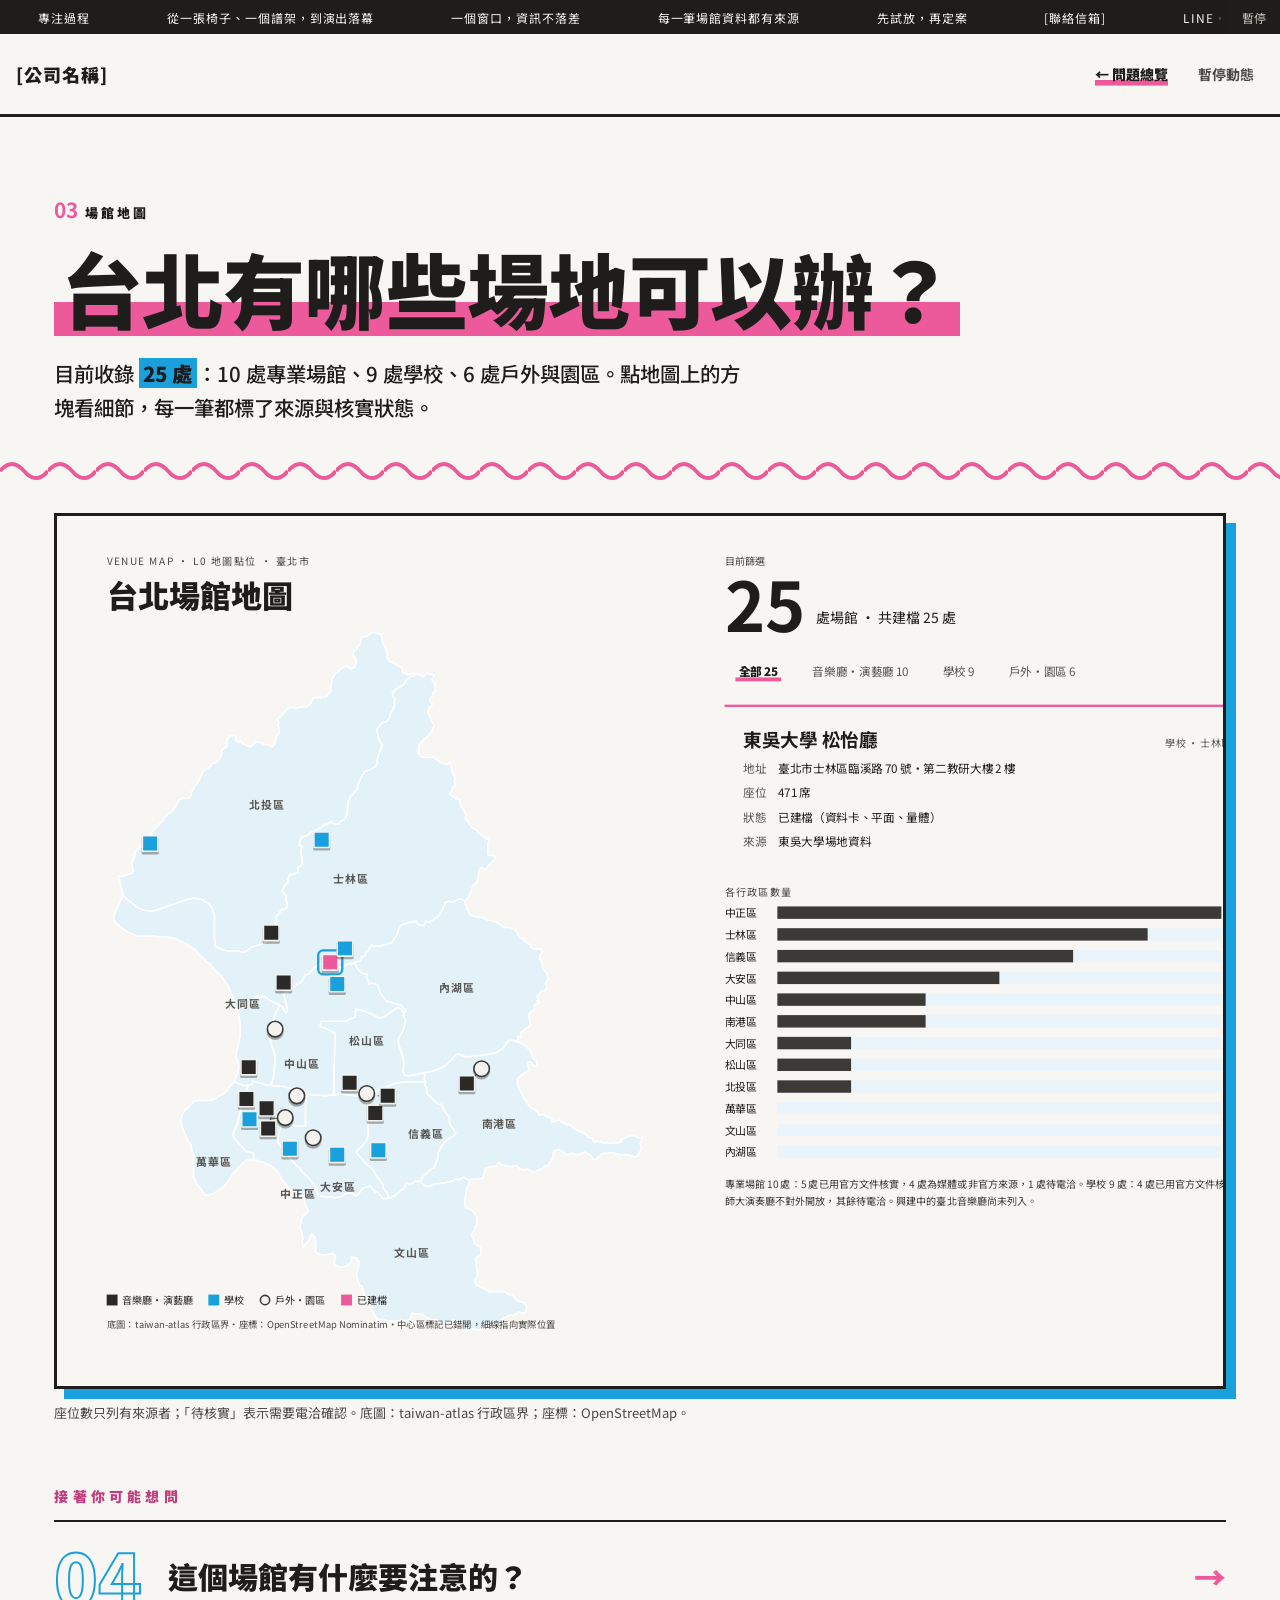
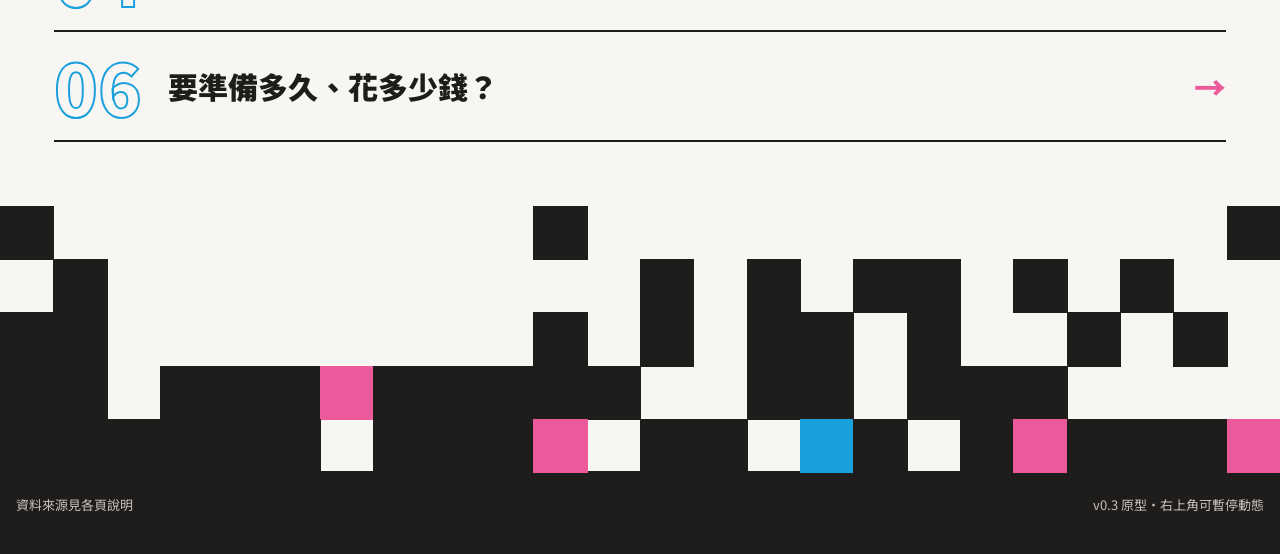
<file: map.html>
<!doctype html>
<html lang="zh-Hant">
<head>
<meta charset="utf-8">
<meta name="viewport" content="width=device-width, initial-scale=1, viewport-fit=cover">
<meta name="claude:viewport-fit-sides" content="cover">
<title>台北場館地圖</title>
<link rel="preconnect" href="https://fonts.googleapis.com">
<link rel="stylesheet" href="https://fonts.googleapis.com/css2?family=Noto+Sans+TC:wght@400;500;700;900&display=swap">
<link rel="stylesheet" href="site.css">
<style>
*,*::before,*::after{box-sizing:border-box}
html,body{margin:0}
:root{padding-top:env(safe-area-inset-top,0px);padding-bottom:env(safe-area-inset-bottom,0px)}
img{max-width:100%}




</style>
</head>
<body>
<div id="root">
<div class="ticker" id="ticker"><div class="tk-view"><div class="tk-track"><span class="tk-g"><span class="tk-i">專注過程</span><span class="tk-i">從一張椅子、一個譜架，到演出落幕</span><span class="tk-i">一個窗口，資訊不落差</span><span class="tk-i">每一筆場館資料都有來源</span><span class="tk-i">先試放，再定案</span><span class="tk-i">[聯絡信箱]</span><span class="tk-i">LINE・Instagram：[帳號]</span></span><span class="tk-g" aria-hidden="true"><span class="tk-i">專注過程</span><span class="tk-i">從一張椅子、一個譜架，到演出落幕</span><span class="tk-i">一個窗口，資訊不落差</span><span class="tk-i">每一筆場館資料都有來源</span><span class="tk-i">先試放，再定案</span><span class="tk-i">[聯絡信箱]</span><span class="tk-i">LINE・Instagram：[帳號]</span></span></div></div><button type="button" class="tk-pause" aria-pressed="false" aria-label="暫停字帶">暫停</button></div>
<header class="top band"><a class="brand" href="index.html">[公司名稱]</a><nav><a class="back" href="index.html">← 問題總覽</a><button type="button" class="toggle" id="toggle" aria-pressed="false">暫停動態</button></nav></header>
<section class="phero band"><div class="inner">
<div class="eyebrow set"><b>03</b>場館地圖</div>
<h1 class="ph1 in-l"><span class="hl">台北有哪些場地可以辦？</span></h1>
<p class="lead set" style="animation-delay:300ms">目前收錄 <b>25 處</b>：10 處專業場館、9 處學校、6 處戶外與園區。點地圖上的方塊看細節，每一筆都標了來源與核實狀態。</p>
</div><div class="ghost" aria-hidden="true">03</div></section>
<div class="wavewrap" aria-hidden="true"><svg class="wave" width="2400" height="36"><defs><pattern id="sc" width="48" height="36" patternUnits="userSpaceOnUse"><path d="M0 18 q12 -14 24 0 t24 0" fill="none" stroke="#EC5A9B" stroke-width="4"/></pattern></defs><rect width="2400" height="36" fill="url(#sc)"/></svg></div>
<section class="board-sec band"><div class="inner">
<div class="board" data-w="1600" data-h="1120"><div class="board-scale" style="position:relative;overflow:hidden"><div class="board-inner" style="position:absolute;left:0;top:0">


<div style="position: relative; width: 1600px; height: 1120px; background: #F7F6F3; font-family: 'Source Han Sans TC', 'Noto Sans TC', sans-serif; color: #1E1D1B; overflow: hidden">

<img src="taipei_districts.svg" alt="臺北市 12 個行政區底圖" style="position: absolute; left: 0; top: 0; width: 820px; height: 1100px">

<div style="position: absolute; left: 0; top: 0; width: 820px; height: 1100px; font-size: 14px; font-weight: 700; color: #5A5853; letter-spacing: 0.1em">
<span style="position: absolute; left: 271px; top: 372px; transform: translate(-50%, -50%)">北投區</span>
<span style="position: absolute; left: 379px; top: 467px; transform: translate(-50%, -50%)">士林區</span>
<span style="position: absolute; left: 515px; top: 607px; transform: translate(-50%, -50%)">內湖區</span>
<span style="position: absolute; left: 240px; top: 628px; transform: translate(-50%, -50%)">大同區</span>
<span style="position: absolute; left: 316px; top: 705px; transform: translate(-50%, -50%)">中山區</span>
<span style="position: absolute; left: 399px; top: 675px; transform: translate(-50%, -50%)">松山區</span>
<span style="position: absolute; left: 570px; top: 783px; transform: translate(-50%, -50%)">南港區</span>
<span style="position: absolute; left: 475px; top: 795px; transform: translate(-50%, -50%)">信義區</span>
<span style="position: absolute; left: 202px; top: 831px; transform: translate(-50%, -50%)">萬華區</span>
<span style="position: absolute; left: 311px; top: 872px; transform: translate(-50%, -50%)">中正區</span>
<span style="position: absolute; left: 362px; top: 864px; transform: translate(-50%, -50%)">大安區</span>
<span style="position: absolute; left: 457px; top: 948px; transform: translate(-50%, -50%)">文山區</span>
</div>

<svg width="820" height="1100" viewBox="0 0 820 1100" style="position: absolute; left: 0; top: 0" aria-hidden="true">
<g stroke="#3B3A37" stroke-width="1">
<line x1="276" y1="774" x2="272" y2="789"></line><line x1="276" y1="774" x2="270" y2="763"></line><line x1="274" y1="777" x2="294" y2="775"></line>
<line x1="382" y1="733" x2="377" y2="730"></line><line x1="413" y1="747" x2="426" y2="747"></line>
<line x1="538" y1="722" x2="528" y2="731"></line><line x1="538" y1="722" x2="547" y2="712"></line>
<line x1="362" y1="566" x2="352" y2="575"></line><line x1="362" y1="566" x2="371" y2="557"></line>
<line x1="258" y1="777" x2="248" y2="777"></line><line x1="408" y1="745" x2="399" y2="744"></line>
</g>
</svg>

<div id="mp-markers" style="display:contents"></div>

<div style="position: absolute; left: 64px; top: 48px; display: flex; flex-direction: column; gap: 6px">
<div style="font-size: 13px; letter-spacing: 0.14em; color: #4A4844">VENUE MAP ・ L0 地圖點位 ・ 臺北市</div>
<h1 style="margin: 0; font-size: 40px; font-weight: 900">台北場館地圖</h1>
</div>
<div style="position: absolute; left: 64px; top: 1000px; display: flex; gap: 20px; font-size: 13px; color: #2A2927; align-items: center">
<span style="display: flex; gap: 6px; align-items: center"><span style="width: 14px; height: 14px; background: #2A2927"></span>音樂廳・演藝廳</span>
<span style="display: flex; gap: 6px; align-items: center"><span style="width: 14px; height: 14px; background: #1AA0DC"></span>學校</span>
<span style="display: flex; gap: 6px; align-items: center"><span style="width: 14px; height: 14px; border-radius: 50%; background: #F4F2EE; border: 2px solid #3B3A37; box-sizing: border-box"></span>戶外・園區</span>
<span style="display: flex; gap: 6px; align-items: center"><span style="width: 14px; height: 14px; background: #EC5A9B"></span>已建檔</span>
</div>
<div style="position: absolute; left: 64px; top: 1032px; font-size: 12px; color: #4A4844">底圖：taiwan-atlas 行政區界・座標：OpenStreetMap Nominatim・中心區標記已錯開，細線指向實際位置</div>

<div style="position: absolute; left: 860px; top: 48px; width: 676px; display: flex; flex-direction: column; gap: 22px">

<div style="display: flex; gap: 14px; align-items: flex-end">
<div style="display: flex; flex-direction: column"><span style="font-size: 13px; color: #4A4844">目前篩選</span><span style="font-size: 88px; font-weight: 700; line-height: 1"><span id="mp-shown"></span></span></div>
<div style="font-size: 18px; padding-bottom: 12px">處場館 ・ 共建檔 25 處</div>
</div>

<div style="display: flex; gap: 8px; flex-wrap: wrap">
<div id="mp-filters" style="display:contents"></div>
</div>

<div style="background: transparent; border-top: 3px solid #EC5A9B; color: #1E1D1B; padding: 22px 24px; display: flex; flex-direction: column; gap: 8px; font-size: 15px; line-height: 1.55">
<div style="display: flex; justify-content: space-between; align-items: baseline; gap: 12px"><span style="font-size: 24px; font-weight: 700"><span id="mp-sel-name"></span></span><span style="font-size: 13px; color: #5A5853; white-space: nowrap"><span id="mp-sel-typeLabel"></span></span></div>
<div><span style="color: #5A5853">地址</span>　<span id="mp-sel-addr"></span></div>
<div><span style="color: #5A5853">座位</span>　<span id="mp-sel-seats"></span></div>
<div><span style="color: #5A5853">狀態</span>　<span id="mp-sel-status"></span></div>
<div><span style="color: #5A5853">來源</span>　<span id="mp-sel-src"></span></div>
</div>

<div style="display: flex; flex-direction: column; gap: 8px">
<div style="font-size: 13px; letter-spacing: 0.12em; color: #4A4844">各行政區數量</div>
<div id="mp-dist" style="display:contents"></div>
</div>
<div style="font-size: 13px; line-height: 1.6; color: #3B3A37">專業場館 10 處：5 處已用官方文件核實，4 處為媒體或非官方來源，1 處待電洽。學校 9 處：4 處已用官方文件核實，師大演奏廳不對外開放，其餘待電洽。興建中的臺北音樂廳尚未列入。</div>
</div>

</div>

</div></div></div>
<p class="board-note">座位數只列有來源者；「待核實」表示需要電洽確認。底圖：taiwan-atlas 行政區界；座標：OpenStreetMap。</p>
</div></section>
<section class="rel band"><div class="inner"><h2>接著你可能想問</h2><a href="venue.html"><span class="n">04</span><span class="t">這個場館有什麼要注意的？</span><span class="ar">→</span></a><a href="pricing.html"><span class="n">06</span><span class="t">要準備多久、花多少錢？</span><span class="ar">→</span></a></div></section>
<div class="pixels" data-pixels aria-hidden="true"></div>
<footer class="foot band"><div class="inner" style="display:contents"><span>資料來源見各頁說明</span><span>v0.3 原型・右上角可暫停動態</span></div></footer>
</div>
<script src="site.js"></script>
<script>
const T = { hall: '音樂廳・演藝廳', school: '學校', outdoor: '戶外・園區' };
const V = [
  ['國家音樂廳', 'hall', '中正區', '中山南路 21-1 號', '2,074 席', '有座位資料（非官方來源，待兩廳院確認）', 'Wikipedia', 272, 789],
  ['國家演奏廳', 'hall', '中正區', '中山南路 21-1 號（國家音樂廳地下）', '354 席（含 4 輪椅席）', '有座位資料', '表演藝術評論台', 270, 763],
  ['兩廳院藝文廣場', 'outdoor', '中正區', '中山南路 21-1 號', '戶外', '待核實', '—', 294, 775],
  ['臺北市中山堂', 'hall', '中正區', '延平南路 98 號', '中正廳 1,122 席（演出與工作人員上限 300 人）', '已核實（官方收費基準）', '臺北市中山堂管理所', 244, 751],
  ['國父紀念館 大會堂', 'hall', '信義區', '仁愛路四段 505 號', '2,518 席（2020 年資料）', '整修中，2024/2 起休館，預計 2026 年第 4 季完工', '學校比賽場地說明（2020）・中央社', 410, 769],
  ['城市舞台', 'hall', '松山區', '八德路三段 25 號', '1,004 席', '已核實（官方收費基準，2026/9/1 起）', '臺北市藝文推廣處', 377, 730],
  ['誠品表演廳', 'hall', '信義區', '菸廠路 88 號（誠品生活松菸 B2）', '361 席', '已核實（官方手冊）', '誠品表演廳 2024 手冊', 426, 747],
  ['臺北表演藝術中心', 'hall', '士林區', '劍潭路 1 號', '大劇院 1,500・球劇場 800・藍盒子 800', '有座位資料（媒體報導，待官網確認）', 'TVBS 食尚玩家等', 292, 601],
  ['臺灣戲曲中心', 'hall', '士林區', '文林路 751 號', '待核實（官網未列席次）', '需電洽 02-8866-9600', '臺灣戲曲中心官網', 276, 537],
  ['臺北流行音樂中心 表演廳', 'hall', '南港區', '市民大道八段 99 號', '約 5,000 人（流行音樂場館）', '有容量資料（媒體報導）', 'TVBS・數位時代', 528, 731],
  ['臺北流行音樂中心 戶外廣場', 'outdoor', '南港區', '市民大道八段 99 號', '戶外', '待核實', '—', 547, 712],
  ['大稻埕戲苑', 'hall', '大同區', '迪化街一段 21 號（永樂市場 8–9 樓）', '劇場 500 席・曲藝場 100 席', '已核實（官方收費基準）', '臺北市藝文推廣處', 247, 710],
  ['東吳大學 松怡廳', 'school', '士林區', '臨溪路 70 號・第二教研大樓 2 樓', '471 席', '已建檔（資料卡、平面、量體）', '東吳大學場地資料', 352, 575],
  ['東吳大學 傳賢堂', 'school', '士林區', '臨溪路 70 號・綜合大樓 B201', '889 席（含無障礙 4 席）', '有座位資料', '東吳大學場地資料', 371, 557],
  ['臺北藝術大學 展演藝術中心音樂廳', 'school', '北投區', '學園路 1 號', '502 席（2008 年資料）', '開放校外租用；席次待官網確認', '高雄市文化局場館調查（2008）', 120, 422],
  ['臺北市立大學 博愛校區', 'school', '中正區', '愛國西路 1 號', '中正堂 842 席（含 2 樓 287 席）・音樂系音樂廳席次待查', '中正堂已核實（官方收費附表）；音樂廳電洽 02-2311-3040 #6132', '臺北市立大學總務處', 248, 777],
  ['臺北教育大學 雨賢廳', 'school', '大安區', '和平東路二段 134 號（創意館）', '198 人', '已核實（官方收費標準，2025/10/29 修正）；每時段 18,200 元＋空調 1,100 元，史坦威另租 8,000 元', '臺北教育大學館舍場地收費標準', 361, 823],
  ['臺北醫學大學 杏春樓大禮堂', 'school', '信義區', '吳興街 250 號（杏春樓 4 樓）', '440 席（2008 年資料）', '待核實；目前仍用於畢業典禮', '高雄市文化局場館調查（2008）', 414, 817],
  ['臺灣師範大學 音樂系演奏廳', 'school', '大安區', '和平東路一段 162 號', '待核實', '不對外開放（僅限本系師生借用）', '師大音樂系演奏廳借用準則（2020）', 300, 815],
  ['實踐大學 臺北校區', 'school', '中山區', '大直街 70 號', '待核實', '場館名稱與席次皆查無公開資料，需電洽總務處', '—', 361, 603],
  ['中國文化大學 音樂廳', 'school', '士林區', '華岡路 55 號', '待核實', '確認有音樂廳（藝術學院管理）；席次需電洽', '文化大學場地借用管理辦法', 341, 417],
  ['大安森林公園 露天音樂台', 'outdoor', '大安區', '新生南路二段 1 號', '戶外', '待核實', '—', 330, 801],
  ['華山 1914 文創園區', 'outdoor', '中正區', '八德路一段 1 號', '戶外／室內展演', '待核實', '—', 309, 747],
  ['松山文創園區', 'outdoor', '信義區', '光復南路 133 號', '戶外／室內展演', '待核實', '—', 399, 744],
  ['花博公園 圓山園區', 'outdoor', '中山區', '玉門街 1 號', '戶外', '待核實', '—', 281, 661]
];
const DIST = ['中正區', '士林區', '信義區', '大安區', '中山區', '南港區', '大同區', '松山區', '北投區', '萬華區', '文山區', '內湖區'];
(function(){
var f='all',sel=12;
function esc(s){return String(s).replace(/[&<>"]/g,function(c){return {'&':'&amp;','<':'&lt;','>':'&gt;','"':'&quot;'}[c];});}
function on(v){return f==='all'||v[1]===f;}
function render(){
  var mh='';
  V.forEach(function(v,i){
    var done=v[5].indexOf('已建檔')===0;
    var fill=done?'#EC5A9B':v[1]==='hall'?'#2A2927':v[1]==='school'?'#1AA0DC':'#F4F2EE';
    var shape=v[1]==='outdoor'?'border-radius:50%;border:2px solid #3B3A37;':'border-radius:2px;border:2px solid #F4F2EE;';
    var ring=i===sel?'outline:3px solid #1AA0DC;outline-offset:3px;':'';
    mh+='<button type="button" data-i="'+i+'" aria-label="'+esc(v[0])+'" aria-pressed="'+(i===sel)+'" style="position:absolute;left:'+(v[7]-11)+'px;top:'+(v[8]-11)+'px;width:22px;height:22px;padding:0;box-sizing:border-box;cursor:pointer;background:'+fill+';'+shape+ring+'opacity:'+(on(v)?1:0.18)+';box-shadow:0 3px 0 rgba(30,29,27,0.35)"></button>';
  });
  document.getElementById('mp-markers').innerHTML=mh;
  var fh='';
  [['all','全部'],['hall','音樂廳・演藝廳'],['school','學校'],['outdoor','戶外・園區']].forEach(function(p){
    var n=p[0]==='all'?V.length:V.filter(function(v){return v[1]===p[0];}).length, act=f===p[0];
    fh+='<button type="button" data-f="'+p[0]+'" aria-pressed="'+act+'" style="min-height:44px;padding:0 18px;border:0;font:inherit;font-size:15px;cursor:pointer;'+(act?'background:linear-gradient(#EC5A9B,#EC5A9B) no-repeat 14px 80%/calc(100% - 28px) .35em;color:#1E1D1B;font-weight:900;':'background:none;color:#5A5853;')+'">'+p[1]+'  '+n+'</button>';
  });
  document.getElementById('mp-filters').innerHTML=fh;
  var list=V.filter(on);
  document.getElementById('mp-shown').textContent=list.length;
  var s=V[sel];
  document.getElementById('mp-sel-name').textContent=s[0];
  document.getElementById('mp-sel-typeLabel').textContent=T[s[1]]+' ・ '+s[2];
  document.getElementById('mp-sel-addr').textContent='臺北市'+s[2]+s[3];
  document.getElementById('mp-sel-seats').textContent=s[4];
  document.getElementById('mp-sel-status').textContent=s[5];
  document.getElementById('mp-sel-src').textContent=s[6];
  var counts=DIST.map(function(d){return {name:d,n:list.filter(function(v){return v[2]===d;}).length};});
  var max=Math.max.apply(null,[1].concat(counts.map(function(c){return c.n;})));
  var dh='';
  counts.forEach(function(c){
    dh+='<div style="display:flex;align-items:center;gap:12px;font-size:14px"><span style="width:56px;flex:none">'+c.name+'</span><span style="flex:1;height:16px;background:#EAF5FB;position:relative"><span style="position:absolute;left:0;top:0;bottom:0;width:'+(c.n/max*100)+'%;background:#3B3A37"></span></span><span style="width:24px;text-align:right;font-weight:700">'+c.n+'</span></div>';
  });
  document.getElementById('mp-dist').innerHTML=dh;
}
document.getElementById('mp-markers').parentElement.addEventListener('click',function(e){
  var b=e.target.closest('button[data-i]'); if(b){sel=+b.dataset.i;render();return;}
  var g=e.target.closest('button[data-f]'); if(g){f=g.dataset.f;render();}
});
render();
})();
</script>
<script>(function(){var t=document.getElementById('ticker');if(!t)return;var b=t.querySelector('.tk-pause');b.addEventListener('click',function(){var p=t.classList.toggle('paused');b.setAttribute('aria-pressed',p);b.textContent=p?'播放':'暫停';});})();</script>
</body>
</html>
</file>
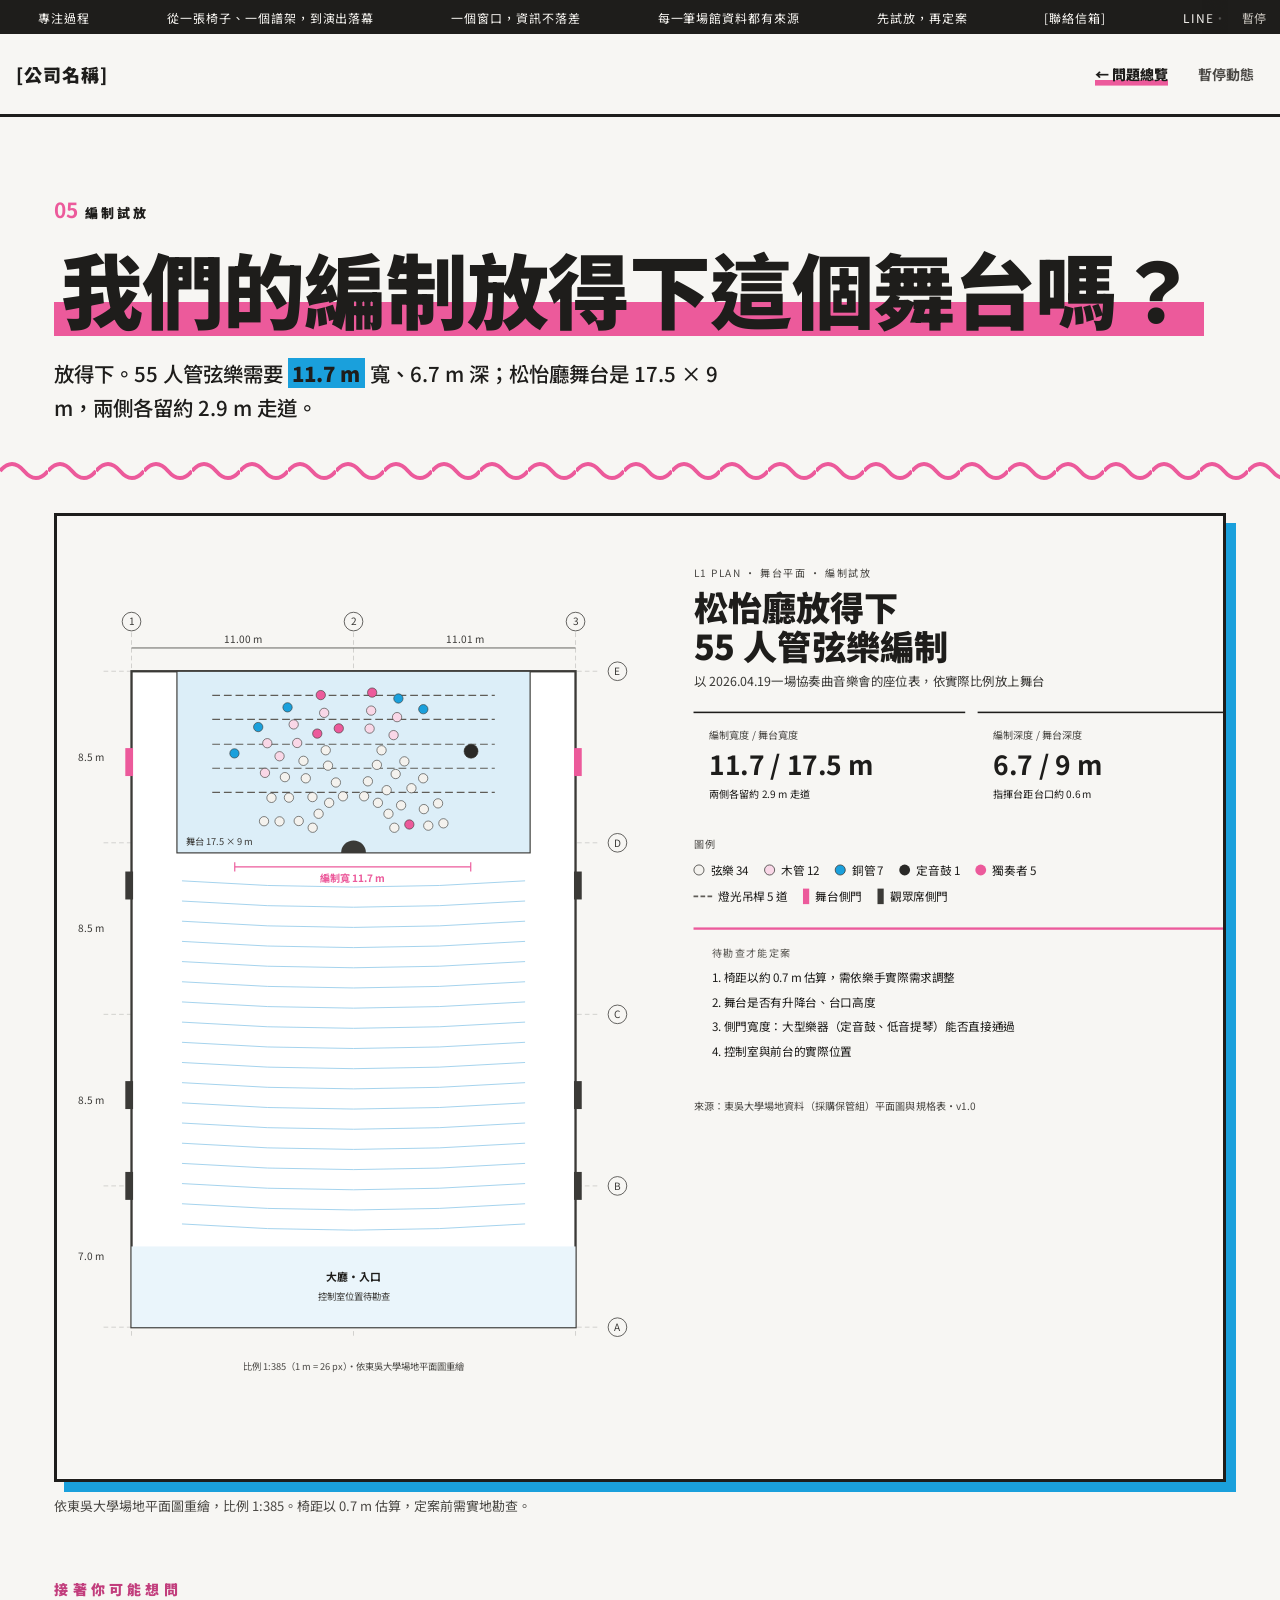
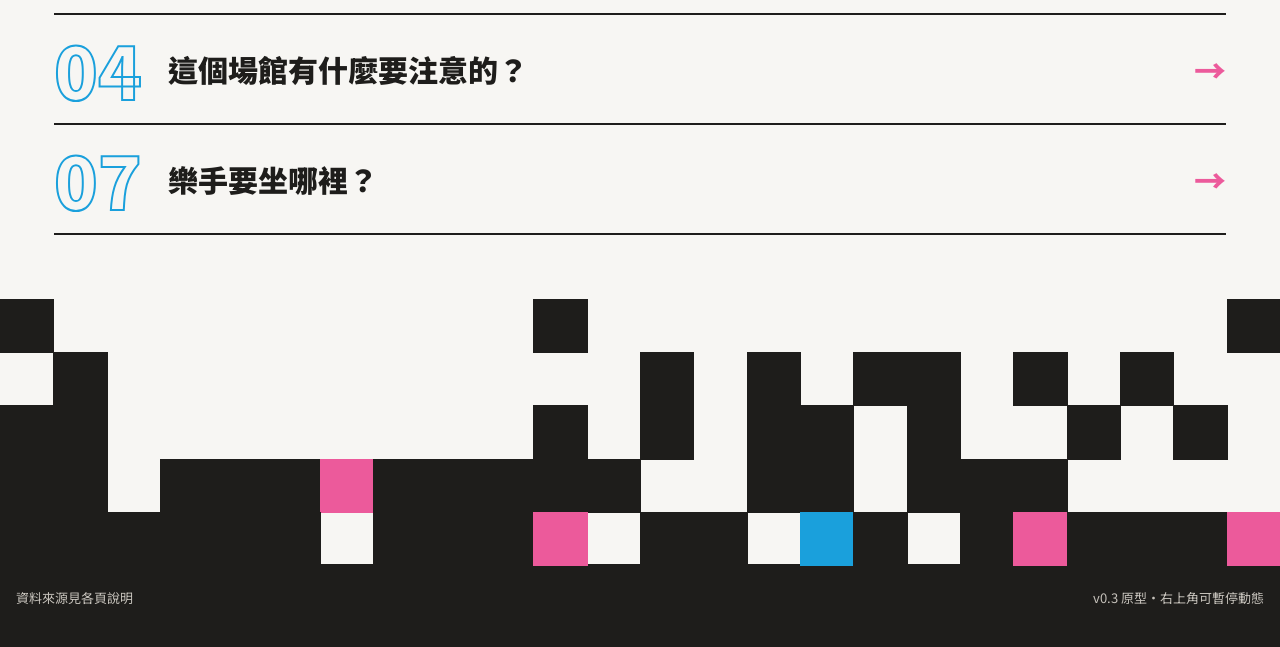
<file: plan.html>
<!doctype html>
<html lang="zh-Hant">
<head>
<meta charset="utf-8">
<meta name="viewport" content="width=device-width, initial-scale=1, viewport-fit=cover">
<meta name="claude:viewport-fit-sides" content="cover">
<title>編制試放・松怡廳</title>
<link rel="preconnect" href="https://fonts.googleapis.com">
<link rel="stylesheet" href="https://fonts.googleapis.com/css2?family=Noto+Sans+TC:wght@400;500;700;900&display=swap">
<link rel="stylesheet" href="site.css">
<style>
*,*::before,*::after{box-sizing:border-box}
html,body{margin:0}
:root{padding-top:env(safe-area-inset-top,0px);padding-bottom:env(safe-area-inset-bottom,0px)}
img{max-width:100%}




</style>
</head>
<body>
<div id="root">
<div class="ticker" id="ticker"><div class="tk-view"><div class="tk-track"><span class="tk-g"><span class="tk-i">專注過程</span><span class="tk-i">從一張椅子、一個譜架，到演出落幕</span><span class="tk-i">一個窗口，資訊不落差</span><span class="tk-i">每一筆場館資料都有來源</span><span class="tk-i">先試放，再定案</span><span class="tk-i">[聯絡信箱]</span><span class="tk-i">LINE・Instagram：[帳號]</span></span><span class="tk-g" aria-hidden="true"><span class="tk-i">專注過程</span><span class="tk-i">從一張椅子、一個譜架，到演出落幕</span><span class="tk-i">一個窗口，資訊不落差</span><span class="tk-i">每一筆場館資料都有來源</span><span class="tk-i">先試放，再定案</span><span class="tk-i">[聯絡信箱]</span><span class="tk-i">LINE・Instagram：[帳號]</span></span></div></div><button type="button" class="tk-pause" aria-pressed="false" aria-label="暫停字帶">暫停</button></div>
<header class="top band"><a class="brand" href="index.html">[公司名稱]</a><nav><a class="back" href="index.html">← 問題總覽</a><button type="button" class="toggle" id="toggle" aria-pressed="false">暫停動態</button></nav></header>
<section class="phero band"><div class="inner">
<div class="eyebrow set"><b>05</b>編制試放</div>
<h1 class="ph1 in-l"><span class="hl">我們的編制放得下這個舞台嗎？</span></h1>
<p class="lead set" style="animation-delay:300ms">放得下。55 人管弦樂需要 <b>11.7 m</b> 寬、6.7 m 深；松怡廳舞台是 17.5 × 9 m，兩側各留約 2.9 m 走道。</p>
</div><div class="ghost" aria-hidden="true">05</div></section>
<div class="wavewrap" aria-hidden="true"><svg class="wave" width="2400" height="36"><defs><pattern id="sc" width="48" height="36" patternUnits="userSpaceOnUse"><path d="M0 18 q12 -14 24 0 t24 0" fill="none" stroke="#EC5A9B" stroke-width="4"/></pattern></defs><rect width="2400" height="36" fill="url(#sc)"/></svg></div>
<section class="board-sec band"><div class="inner">
<div class="board" data-w="1600" data-h="1240"><div class="board-scale" style="position:relative;overflow:hidden"><div class="board-inner" style="position:absolute;left:0;top:0">


<div style="position: relative; width: 1600px; height: 1240px; background: #F7F6F3; font-family: 'Source Han Sans TC', 'Noto Sans TC', sans-serif; color: #1E1D1B; overflow: hidden">

<svg width="1600" height="1240" viewBox="0 0 1600 1240" style="position: absolute; left: 0; top: 0" role="img" aria-label="松怡廳平面圖，舞台上放置範例樂團樂團 54 位樂手與指揮">
<g font-family="'Source Han Sans TC','Noto Sans TC',sans-serif" font-size="13" fill="#3B3A37">
<line x1="96" y1="150" x2="96" y2="1060" stroke="#3C3A36" stroke-opacity="0.25" stroke-dasharray="6 4"></line>
<line x1="382" y1="150" x2="382" y2="1060" stroke="#3C3A36" stroke-opacity="0.25" stroke-dasharray="6 4"></line>
<line x1="668" y1="150" x2="668" y2="1060" stroke="#3C3A36" stroke-opacity="0.25" stroke-dasharray="6 4"></line>
<circle cx="96" cy="136" r="12" fill="none" stroke="#3B3A37"></circle><text x="96" y="141" text-anchor="middle">1</text>
<circle cx="382" cy="136" r="12" fill="none" stroke="#3B3A37"></circle><text x="382" y="141" text-anchor="middle">2</text>
<circle cx="668" cy="136" r="12" fill="none" stroke="#3B3A37"></circle><text x="668" y="141" text-anchor="middle">3</text>
<line x1="96" y1="170" x2="668" y2="170" stroke="#3B3A37"></line>
<text x="239" y="164" text-anchor="middle">11.00 m</text><text x="525" y="164" text-anchor="middle">11.01 m</text>
<line x1="60" y1="200" x2="700" y2="200" stroke="#3C3A36" stroke-opacity="0.25" stroke-dasharray="6 4"></line>
<line x1="60" y1="421" x2="700" y2="421" stroke="#3C3A36" stroke-opacity="0.25" stroke-dasharray="6 4"></line>
<line x1="60" y1="642" x2="700" y2="642" stroke="#3C3A36" stroke-opacity="0.25" stroke-dasharray="6 4"></line>
<line x1="60" y1="863" x2="700" y2="863" stroke="#3C3A36" stroke-opacity="0.25" stroke-dasharray="6 4"></line>
<line x1="60" y1="1045" x2="700" y2="1045" stroke="#3C3A36" stroke-opacity="0.25" stroke-dasharray="6 4"></line>
<circle cx="722" cy="200" r="12" fill="none" stroke="#3B3A37"></circle><text x="722" y="205" text-anchor="middle">E</text>
<circle cx="722" cy="421" r="12" fill="none" stroke="#3B3A37"></circle><text x="722" y="426" text-anchor="middle">D</text>
<circle cx="722" cy="642" r="12" fill="none" stroke="#3B3A37"></circle><text x="722" y="647" text-anchor="middle">C</text>
<circle cx="722" cy="863" r="12" fill="none" stroke="#3B3A37"></circle><text x="722" y="868" text-anchor="middle">B</text>
<circle cx="722" cy="1045" r="12" fill="none" stroke="#3B3A37"></circle><text x="722" y="1050" text-anchor="middle">A</text>
<text x="44" y="315" text-anchor="middle">8.5 m</text><text x="44" y="536" text-anchor="middle">8.5 m</text><text x="44" y="757" text-anchor="middle">8.5 m</text><text x="44" y="958" text-anchor="middle">7.0 m</text>

<rect x="96" y="200" width="572" height="845" fill="#FFFFFF" stroke="#3B3A37" stroke-width="3"></rect>
<rect x="96" y="941" width="572" height="104" fill="#EAF5FB"></rect>
<g fill="none" stroke="#9FD0EC" stroke-width="1.2">
<path d="M161 470 Q382 486 603 470"></path><path d="M161 496 Q382 512 603 496"></path><path d="M161 522 Q382 538 603 522"></path>
<path d="M161 548 Q382 564 603 548"></path><path d="M161 574 Q382 590 603 574"></path><path d="M161 600 Q382 616 603 600"></path>
<path d="M161 626 Q382 642 603 626"></path><path d="M161 652 Q382 668 603 652"></path><path d="M161 678 Q382 694 603 678"></path>
<path d="M161 704 Q382 720 603 704"></path><path d="M161 730 Q382 746 603 730"></path><path d="M161 756 Q382 772 603 756"></path>
<path d="M161 782 Q382 798 603 782"></path><path d="M161 808 Q382 824 603 808"></path><path d="M161 834 Q382 850 603 834"></path>
<path d="M161 860 Q382 876 603 860"></path><path d="M161 886 Q382 902 603 886"></path><path d="M161 912 Q382 928 603 912"></path>
</g>
<rect x="154.5" y="200" width="455" height="234" fill="#DCEEF8" stroke="#3B3A37" stroke-width="1.5"></rect>
<g stroke="#5F5C57" stroke-width="1.5" stroke-dasharray="10 5">
<line x1="200" y1="231" x2="564" y2="231"></line><line x1="200" y1="262" x2="564" y2="262"></line><line x1="200" y1="294" x2="564" y2="294"></line><line x1="200" y1="325" x2="564" y2="325"></line><line x1="200" y1="356" x2="564" y2="356"></line>
</g>
<g fill="#EC5A9B">
<rect x="88" y="299" width="10" height="36"></rect><rect x="666" y="299" width="10" height="36"></rect>
</g>
<g fill="#3B3A37">
<rect x="88" y="458" width="10" height="36"></rect><rect x="666" y="458" width="10" height="36"></rect>
<rect x="88" y="728" width="10" height="36"></rect><rect x="666" y="728" width="10" height="36"></rect>
<rect x="88" y="845" width="10" height="36"></rect><rect x="666" y="845" width="10" height="36"></rect>
</g>

<g stroke="#3B3A37" stroke-width="0.8">
<circle cx="329.4" cy="401.6" r="6" fill="#F4F2EE"></circle><circle cx="337.0" cy="383.6" r="6" fill="#F4F2EE"></circle><circle cx="350.6" cy="369.5" r="6" fill="#F4F2EE"></circle><circle cx="368.4" cy="361.1" r="6" fill="#F4F2EE"></circle>
<circle cx="311.4" cy="392.9" r="6" fill="#F4F2EE"></circle><circle cx="329.1" cy="362.1" r="6" fill="#F4F2EE"></circle><circle cx="359.3" cy="343.3" r="6" fill="#F4F2EE"></circle>
<circle cx="395.6" cy="361.1" r="6" fill="#F4F2EE"></circle><circle cx="413.4" cy="369.5" r="6" fill="#F4F2EE"></circle><circle cx="427.0" cy="383.6" r="6" fill="#F4F2EE"></circle><circle cx="434.6" cy="401.6" r="6" fill="#F4F2EE"></circle>
<circle cx="400.5" cy="341.8" r="6" fill="#F4F2EE"></circle><circle cx="424.7" cy="353.2" r="6" fill="#F4F2EE"></circle><circle cx="443.3" cy="372.7" r="6" fill="#F4F2EE"></circle><circle cx="453.9" cy="397.4" r="6" fill="#EC5A9B"></circle>
<circle cx="286.7" cy="393.4" r="6" fill="#F4F2EE"></circle><circle cx="298.8" cy="362.8" r="6" fill="#F4F2EE"></circle><circle cx="320.5" cy="337.9" r="6" fill="#F4F2EE"></circle><circle cx="349.1" cy="321.6" r="6" fill="#F4F2EE"></circle>
<circle cx="266.7" cy="393.2" r="6" fill="#F4F2EE"></circle><circle cx="276.3" cy="363.1" r="6" fill="#F4F2EE"></circle><circle cx="293.6" cy="336.4" r="6" fill="#F4F2EE"></circle><circle cx="317.5" cy="315.4" r="6" fill="#F4F2EE"></circle><circle cx="346.2" cy="301.8" r="6" fill="#F4F2EE"></circle>
<circle cx="412.1" cy="320.6" r="6" fill="#F4F2EE"></circle><circle cx="436.3" cy="332.4" r="6" fill="#F4F2EE"></circle><circle cx="456.6" cy="350.7" r="6" fill="#F4F2EE"></circle>
<circle cx="418.1" cy="301.8" r="6" fill="#F4F2EE"></circle><circle cx="447.5" cy="316.1" r="6" fill="#F4F2EE"></circle><circle cx="471.7" cy="337.9" r="6" fill="#F4F2EE"></circle>
<circle cx="472.6" cy="377.6" r="6" fill="#F4F2EE"></circle><circle cx="478.3" cy="398.9" r="6" fill="#F4F2EE"></circle><circle cx="490.9" cy="370.2" r="6" fill="#F4F2EE"></circle><circle cx="497.8" cy="395.9" r="6" fill="#F4F2EE"></circle>
<circle cx="267.9" cy="330.9" r="6" fill="#F9D7E7"></circle><circle cx="286.7" cy="309.5" r="6" fill="#F9D7E7"></circle><circle cx="309.4" cy="292.4" r="6" fill="#F9D7E7"></circle><circle cx="335.3" cy="280.3" r="6" fill="#EC5A9B"></circle><circle cx="363.0" cy="273.6" r="6" fill="#EC5A9B"></circle>
<circle cx="402.7" cy="273.9" r="6" fill="#F9D7E7"></circle><circle cx="433.6" cy="282.3" r="6" fill="#F9D7E7"></circle>
<circle cx="270.9" cy="292.7" r="6" fill="#F9D7E7"></circle><circle cx="304.9" cy="268.5" r="6" fill="#F9D7E7"></circle><circle cx="344.2" cy="253.6" r="6" fill="#F9D7E7"></circle>
<circle cx="404.7" cy="250.7" r="6" fill="#F9D7E7"></circle><circle cx="438.1" cy="259.1" r="6" fill="#F9D7E7"></circle>
<circle cx="228.6" cy="305.8" r="6" fill="#1AA0DC"></circle><circle cx="259.2" cy="271.9" r="6" fill="#1AA0DC"></circle><circle cx="297.0" cy="246.5" r="6" fill="#1AA0DC"></circle><circle cx="339.8" cy="230.7" r="6" fill="#EC5A9B"></circle>
<circle cx="406.0" cy="227.5" r="6" fill="#EC5A9B"></circle><circle cx="439.8" cy="235.1" r="6" fill="#1AA0DC"></circle><circle cx="471.9" cy="248.9" r="6" fill="#1AA0DC"></circle>
<circle cx="533.4" cy="303.0" r="9" fill="#2A2927"></circle>
</g>
<path d="M366 434 A16 16 0 0 1 398 434 Z" fill="#3B3A37"></path>
<g stroke="#EC5A9B" stroke-width="1.5">
<line x1="229" y1="452" x2="533" y2="452"></line><line x1="229" y1="446" x2="229" y2="458"></line><line x1="533" y1="446" x2="533" y2="458"></line>
</g>
<text x="381" y="472" text-anchor="middle" fill="#EC5A9B" font-size="13" font-weight="700">編制寬 11.7 m</text>
<text x="166" y="424" font-size="12" fill="#3B3A37">舞台 17.5 × 9 m</text>
<text x="382" y="985" text-anchor="middle" font-size="14" font-weight="700" fill="#1E1D1B">大廳・入口</text>
<text x="382" y="1010" text-anchor="middle" font-size="12" fill="#3B3A37">控制室位置待勘查</text>
<text x="382" y="1100" text-anchor="middle" font-size="12" fill="#4A4844">比例 1:385（1 m = 26 px）・依東吳大學場地平面圖重繪</text>
</g>
</svg>

<div style="position: absolute; left: 820px; top: 64px; width: 716px; display: flex; flex-direction: column; gap: 28px">
<div style="display: flex; flex-direction: column; gap: 8px">
<div style="font-size: 13px; letter-spacing: 0.14em; color: #4A4844">L1 PLAN ・ 舞台平面 ・ 編制試放</div>
<h1 style="margin: 0; font-size: 44px; font-weight: 900; line-height: 1.15">松怡廳放得下<br>55 人管弦樂編制</h1>
<div style="font-size: 16px; color: #3B3A37">以 2026.04.19一場協奏曲音樂會的座位表，依實際比例放上舞台</div>
</div>

<div style="display: grid; grid-template-columns: repeat(2, minmax(0, 1fr)); gap: 16px">
<div style="background: transparent; border-top: 2px solid #1E1D1B; padding: 18px 20px; display: flex; flex-direction: column; gap: 4px"><span style="font-size: 13px; color: #4A4844">編制寬度 / 舞台寬度</span><span style="font-size: 34px; font-weight: 700">11.7 / 17.5 m</span><span style="font-size: 13px">兩側各留約 2.9 m 走道</span></div>
<div style="background: transparent; border-top: 2px solid #1E1D1B; padding: 18px 20px; display: flex; flex-direction: column; gap: 4px"><span style="font-size: 13px; color: #4A4844">編制深度 / 舞台深度</span><span style="font-size: 34px; font-weight: 700">6.7 / 9 m</span><span style="font-size: 13px">指揮台距台口約 0.6 m</span></div>
</div>

<div style="display: flex; flex-direction: column; gap: 10px; font-size: 15px; line-height: 1.6">
<div style="font-size: 13px; letter-spacing: 0.12em; color: #4A4844">圖例</div>
<div style="display: flex; gap: 20px; flex-wrap: wrap">
<span style="display: flex; gap: 8px; align-items: center"><span style="width: 14px; height: 14px; border-radius: 50%; background: #F4F2EE; border: 1px solid #3B3A37"></span>弦樂 34</span>
<span style="display: flex; gap: 8px; align-items: center"><span style="width: 14px; height: 14px; border-radius: 50%; background: #F9D7E7; border: 1px solid #3B3A37"></span>木管 12</span>
<span style="display: flex; gap: 8px; align-items: center"><span style="width: 14px; height: 14px; border-radius: 50%; background: #1AA0DC; border: 1px solid #3B3A37"></span>銅管 7</span>
<span style="display: flex; gap: 8px; align-items: center"><span style="width: 14px; height: 14px; border-radius: 50%; background: #2A2927"></span>定音鼓 1</span>
<span style="display: flex; gap: 8px; align-items: center"><span style="width: 14px; height: 14px; border-radius: 50%; background: #EC5A9B"></span>獨奏者 5</span>
</div>
<div style="display: flex; gap: 20px; flex-wrap: wrap">
<span style="display: flex; gap: 8px; align-items: center"><span style="width: 24px; height: 0; border-top: 2px dashed #5F5C57"></span>燈光吊桿 5 道</span>
<span style="display: flex; gap: 8px; align-items: center"><span style="width: 8px; height: 20px; background: #EC5A9B"></span>舞台側門</span>
<span style="display: flex; gap: 8px; align-items: center"><span style="width: 8px; height: 20px; background: #3B3A37"></span>觀眾席側門</span>
</div>
</div>

<div style="background: transparent; border-top: 3px solid #EC5A9B; color: #1E1D1B; padding: 20px 24px; display: flex; flex-direction: column; gap: 8px; font-size: 15px; line-height: 1.6">
<div style="font-size: 13px; letter-spacing: 0.12em; color: #5A5853">待勘查才能定案</div>
<div>1. 椅距以約 0.7 m 估算，需依樂手實際需求調整</div>
<div>2. 舞台是否有升降台、台口高度</div>
<div>3. 側門寬度：大型樂器（定音鼓、低音提琴）能否直接通過</div>
<div>4. 控制室與前台的實際位置</div>
</div>
<div style="font-size: 13px; color: #4A4844">來源：東吳大學場地資料（採購保管組）平面圖與規格表・v1.0</div>
</div>

</div>

</div></div></div>
<p class="board-note">依東吳大學場地平面圖重繪，比例 1:385。椅距以 0.7 m 估算，定案前需實地勘查。</p>
</div></section>
<section class="rel band"><div class="inner"><h2>接著你可能想問</h2><a href="venue.html"><span class="n">04</span><span class="t">這個場館有什麼要注意的？</span><span class="ar">→</span></a><a href="seats.html"><span class="n">07</span><span class="t">樂手要坐哪裡？</span><span class="ar">→</span></a></div></section>
<div class="pixels" data-pixels aria-hidden="true"></div>
<footer class="foot band"><div class="inner" style="display:contents"><span>資料來源見各頁說明</span><span>v0.3 原型・右上角可暫停動態</span></div></footer>
</div>
<script src="site.js"></script>

<script>(function(){var t=document.getElementById('ticker');if(!t)return;var b=t.querySelector('.tk-pause');b.addEventListener('click',function(){var p=t.classList.toggle('paused');b.setAttribute('aria-pressed',p);b.textContent=p?'播放':'暫停';});})();</script>
</body>
</html>
</file>
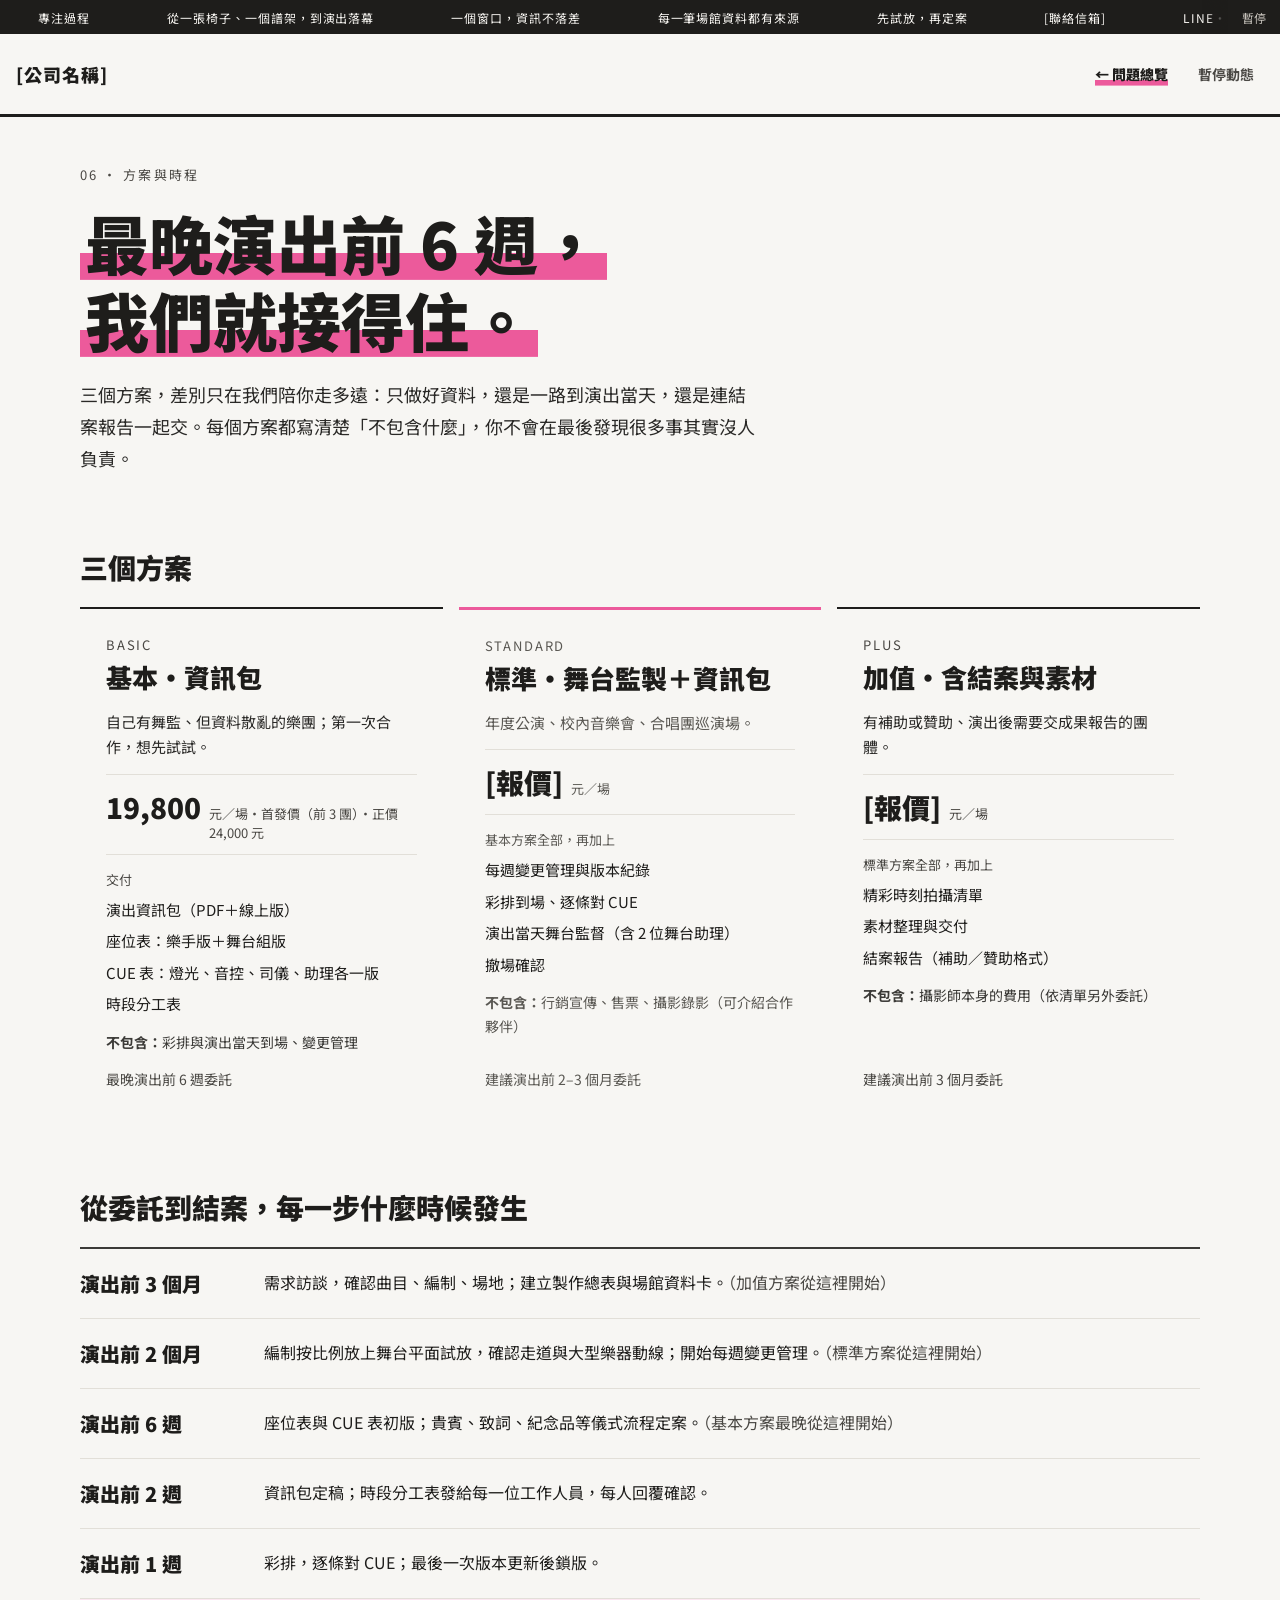
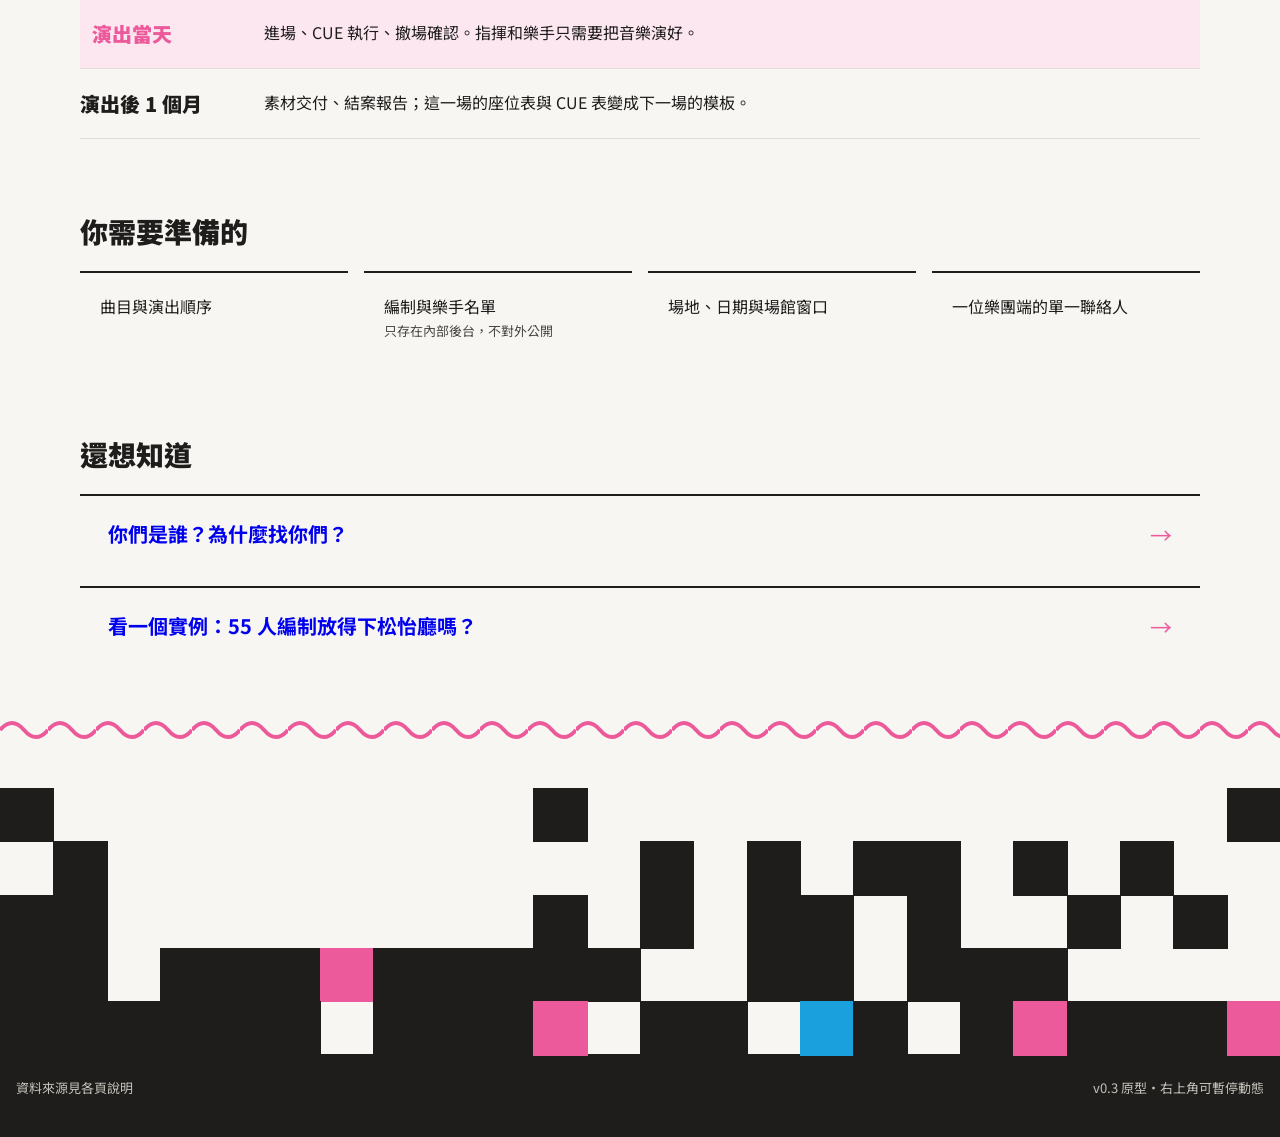
<file: pricing.html>
<!doctype html>
<html lang="zh-Hant">
<head>
<meta charset="utf-8">
<meta name="viewport" content="width=device-width, initial-scale=1, viewport-fit=cover">
<meta name="claude:viewport-fit-sides" content="cover">
<title>方案與時程</title>
<link rel="preconnect" href="https://fonts.googleapis.com">
<link rel="stylesheet" href="https://fonts.googleapis.com/css2?family=Noto+Sans+TC:wght@400;500;700;900&display=swap">
<link rel="stylesheet" href="site.css">
<style>
*,*::before,*::after{box-sizing:border-box}
html,body{margin:0}
:root{padding-top:env(safe-area-inset-top,0px);padding-bottom:env(safe-area-inset-bottom,0px)}
img{max-width:100%}



.set{animation:fade-in 150ms ease both}
@media (prefers-reduced-motion: no-preference){
.set{animation:block-set 320ms cubic-bezier(0.2,0,0,1) both}
.g1{animation-delay:70ms}.g2{animation-delay:140ms}.g3{animation-delay:210ms}
}
@keyframes block-set{from{opacity:0;transform:translateY(12px)}}
@keyframes fade-in{from{opacity:0}}
.lnk .arrow{display:inline-block}
@media (hover:hover) and (pointer:fine){
.lnk{transition:background-color 100ms ease}
.lnk:hover{background-color:#FCE7F1}
.lnk .arrow{transition:transform 150ms cubic-bezier(0.2,0,0,1)}
.lnk:hover .arrow{transform:translateX(4px)}
}
.lnk:focus-visible{outline:3px solid #EC5A9B;outline-offset:3px}

</style>
</head>
<body>
<div id="root">
<div class="ticker" id="ticker"><div class="tk-view"><div class="tk-track"><span class="tk-g"><span class="tk-i">專注過程</span><span class="tk-i">從一張椅子、一個譜架，到演出落幕</span><span class="tk-i">一個窗口，資訊不落差</span><span class="tk-i">每一筆場館資料都有來源</span><span class="tk-i">先試放，再定案</span><span class="tk-i">[聯絡信箱]</span><span class="tk-i">LINE・Instagram：[帳號]</span></span><span class="tk-g" aria-hidden="true"><span class="tk-i">專注過程</span><span class="tk-i">從一張椅子、一個譜架，到演出落幕</span><span class="tk-i">一個窗口，資訊不落差</span><span class="tk-i">每一筆場館資料都有來源</span><span class="tk-i">先試放，再定案</span><span class="tk-i">[聯絡信箱]</span><span class="tk-i">LINE・Instagram：[帳號]</span></span></div></div><button type="button" class="tk-pause" aria-pressed="false" aria-label="暫停字帶">暫停</button></div>
<header class="top band"><a class="brand" href="index.html">[公司名稱]</a><nav><a class="back" href="index.html">← 問題總覽</a><button type="button" class="toggle" id="toggle" aria-pressed="false">暫停動態</button></nav></header>


<div style=" background: #F7F6F3; font-family: 'Source Han Sans TC', 'Noto Sans TC', sans-serif; color: #1E1D1B; padding: 0 max(16px, env(safe-area-inset-right, 0px)) 48px max(16px, env(safe-area-inset-left, 0px))">
<div style="max-width: 1120px; margin: 0 auto; display: flex; flex-direction: column; gap: 72px; padding-top: 48px">



<section class="set" style="display: flex; flex-direction: column; gap: 20px">
<div style="font-size: 13px; letter-spacing: 0.16em; color: #4A4844">06 ・ 方案與時程</div>
<h1 style="margin: 0; font-size: clamp(34px, 5.6vw, 64px); font-weight: 900; line-height: 1.2"><span class="hl">最晚演出前 6 週，<br>我們就接得住。</span></h1>
<p style="margin: 0; max-width: 680px; font-size: 18px; line-height: 1.8; color: #2A2927">三個方案，差別只在我們陪你走多遠：只做好資料，還是一路到演出當天，還是連結案報告一起交。每個方案都寫清楚「不包含什麼」，你不會在最後發現很多事其實沒人負責。</p>
</section>

<section class="set g1" style="display: flex; flex-direction: column; gap: 20px">
<h2 style="margin: 0; font-size: 28px; font-weight: 900">三個方案</h2>
<div style="display: flex; flex-wrap: wrap; gap: 16px; align-items: stretch">

<div style="flex: 1 1 320px; display: flex; flex-direction: column; gap: 14px; background: transparent; border-top: 2px solid #1E1D1B; padding: 26px">
<div style="display: flex; flex-direction: column; gap: 4px"><span style="font-size: 13px; letter-spacing: 0.14em; color: #4A4844">BASIC</span><span style="font-size: 26px; font-weight: 900">基本・資訊包</span></div>
<div style="font-size: 15px; line-height: 1.7; color: #2A2927">自己有舞監、但資料散亂的樂團；第一次合作，想先試試。</div>
<div style="display: flex; align-items: baseline; gap: 8px; padding: 12px 0; border-top: 1px solid #E2DFD8; border-bottom: 1px solid #E2DFD8"><span style="font-size: 28px; font-weight: 900">19,800</span><span style="font-size: 13px; color: #4A4844">元／場・首發價（前 3 團）・正價 24,000 元</span></div>
<div style="display: flex; flex-direction: column; gap: 6px; font-size: 15px; line-height: 1.7">
<span style="font-size: 13px; color: #4A4844">交付</span>
<span>演出資訊包（PDF＋線上版）</span><span>座位表：樂手版＋舞台組版</span><span>CUE 表：燈光、音控、司儀、助理各一版</span><span>時段分工表</span>
</div>
<div style="font-size: 14px; line-height: 1.7; color: #3B3A37"><b style="font-weight: 700">不包含：</b>彩排與演出當天到場、變更管理</div>
<div style="margin-top: auto; font-size: 14px; color: #4A4844">最晚演出前 6 週委託</div>
</div>

<div style="flex: 1 1 320px; display: flex; flex-direction: column; gap: 14px; background: transparent; border-top: 3px solid #EC5A9B; color: #1E1D1B; padding: 26px">
<div style="display: flex; justify-content: space-between; align-items: flex-start; gap: 8px"><div style="display: flex; flex-direction: column; gap: 4px"><span style="font-size: 13px; letter-spacing: 0.14em; color: #5A5853">STANDARD</span><span style="font-size: 26px; font-weight: 900">標準・舞台監製＋資訊包</span></div></div>
<div style="font-size: 15px; line-height: 1.7; color: #5A5853">年度公演、校內音樂會、合唱團巡演場。</div>
<div style="display: flex; align-items: baseline; gap: 8px; padding: 12px 0; border-top: 1px solid #E2DFD8; border-bottom: 1px solid #E2DFD8"><span style="font-size: 28px; font-weight: 900">[報價]</span><span style="font-size: 13px; color: #5A5853">元／場</span></div>
<div style="display: flex; flex-direction: column; gap: 6px; font-size: 15px; line-height: 1.7">
<span style="font-size: 13px; color: #5A5853">基本方案全部，再加上</span>
<span>每週變更管理與版本紀錄</span><span>彩排到場、逐條對 CUE</span><span>演出當天舞台監督（含 2 位舞台助理）</span><span>撤場確認</span>
</div>
<div style="font-size: 14px; line-height: 1.7; color: #5A5853"><b style="font-weight: 700">不包含：</b>行銷宣傳、售票、攝影錄影（可介紹合作夥伴）</div>
<div style="margin-top: auto; font-size: 14px; color: #5A5853">建議演出前 2–3 個月委託</div>
</div>

<div style="flex: 1 1 320px; display: flex; flex-direction: column; gap: 14px; background: transparent; border-top: 2px solid #1E1D1B; padding: 26px">
<div style="display: flex; flex-direction: column; gap: 4px"><span style="font-size: 13px; letter-spacing: 0.14em; color: #4A4844">PLUS</span><span style="font-size: 26px; font-weight: 900">加值・含結案與素材</span></div>
<div style="font-size: 15px; line-height: 1.7; color: #2A2927">有補助或贊助、演出後需要交成果報告的團體。</div>
<div style="display: flex; align-items: baseline; gap: 8px; padding: 12px 0; border-top: 1px solid #E2DFD8; border-bottom: 1px solid #E2DFD8"><span style="font-size: 28px; font-weight: 900">[報價]</span><span style="font-size: 13px; color: #4A4844">元／場</span></div>
<div style="display: flex; flex-direction: column; gap: 6px; font-size: 15px; line-height: 1.7">
<span style="font-size: 13px; color: #4A4844">標準方案全部，再加上</span>
<span>精彩時刻拍攝清單</span><span>素材整理與交付</span><span>結案報告（補助／贊助格式）</span>
</div>
<div style="font-size: 14px; line-height: 1.7; color: #3B3A37"><b style="font-weight: 700">不包含：</b>攝影師本身的費用（依清單另外委託）</div>
<div style="margin-top: auto; font-size: 14px; color: #4A4844">建議演出前 3 個月委託</div>
</div>

</div>
</section>

<section class="set g2" style="display: flex; flex-direction: column; gap: 20px">
<h2 style="margin: 0; font-size: 28px; font-weight: 900">從委託到結案，每一步什麼時候發生</h2>
<div style="display: flex; flex-direction: column; border-top: 2px solid #3B3A37">
<div style="display: flex; flex-wrap: wrap; gap: 8px 24px; padding: 20px 0; border-bottom: 1px solid #E2DFD8"><span style="flex: 0 0 160px; font-size: 20px; font-weight: 900">演出前 3 個月</span><span style="flex: 1 1 420px; font-size: 16px; line-height: 1.7">需求訪談，確認曲目、編制、場地；建立製作總表與場館資料卡。<span style="color: #4A4844">（加值方案從這裡開始）</span></span></div>
<div style="display: flex; flex-wrap: wrap; gap: 8px 24px; padding: 20px 0; border-bottom: 1px solid #E2DFD8"><span style="flex: 0 0 160px; font-size: 20px; font-weight: 900">演出前 2 個月</span><span style="flex: 1 1 420px; font-size: 16px; line-height: 1.7">編制按比例放上舞台平面試放，確認走道與大型樂器動線；開始每週變更管理。<span style="color: #4A4844">（標準方案從這裡開始）</span></span></div>
<div style="display: flex; flex-wrap: wrap; gap: 8px 24px; padding: 20px 0; border-bottom: 1px solid #E2DFD8"><span style="flex: 0 0 160px; font-size: 20px; font-weight: 900">演出前 6 週</span><span style="flex: 1 1 420px; font-size: 16px; line-height: 1.7">座位表與 CUE 表初版；貴賓、致詞、紀念品等儀式流程定案。<span style="color: #4A4844">（基本方案最晚從這裡開始）</span></span></div>
<div style="display: flex; flex-wrap: wrap; gap: 8px 24px; padding: 20px 0; border-bottom: 1px solid #E2DFD8"><span style="flex: 0 0 160px; font-size: 20px; font-weight: 900">演出前 2 週</span><span style="flex: 1 1 420px; font-size: 16px; line-height: 1.7">資訊包定稿；時段分工表發給每一位工作人員，每人回覆確認。</span></div>
<div style="display: flex; flex-wrap: wrap; gap: 8px 24px; padding: 20px 0; border-bottom: 1px solid #E2DFD8"><span style="flex: 0 0 160px; font-size: 20px; font-weight: 900">演出前 1 週</span><span style="flex: 1 1 420px; font-size: 16px; line-height: 1.7">彩排，逐條對 CUE；最後一次版本更新後鎖版。</span></div>
<div style="display: flex; flex-wrap: wrap; gap: 8px 24px; padding: 20px 0; border-bottom: 1px solid #E2DFD8; background: #FCE7F1"><span style="flex: 0 0 160px; font-size: 20px; font-weight: 900; padding-left: 12px; color: #EC5A9B">演出當天</span><span style="flex: 1 1 420px; font-size: 16px; line-height: 1.7">進場、CUE 執行、撤場確認。指揮和樂手只需要把音樂演好。</span></div>
<div style="display: flex; flex-wrap: wrap; gap: 8px 24px; padding: 20px 0; border-bottom: 1px solid #E2DFD8"><span style="flex: 0 0 160px; font-size: 20px; font-weight: 900">演出後 1 個月</span><span style="flex: 1 1 420px; font-size: 16px; line-height: 1.7">素材交付、結案報告；這一場的座位表與 CUE 表變成下一場的模板。</span></div>
</div>
</section>

<section class="set g3" style="display: flex; flex-direction: column; gap: 20px">
<h2 style="margin: 0; font-size: 28px; font-weight: 900">你需要準備的</h2>
<div style="display: flex; flex-wrap: wrap; gap: 16px">
<div style="flex: 1 1 240px; background: transparent; border-top: 2px solid #1E1D1B; padding: 20px; font-size: 16px; line-height: 1.7">曲目與演出順序</div>
<div style="flex: 1 1 240px; background: transparent; border-top: 2px solid #1E1D1B; padding: 20px; font-size: 16px; line-height: 1.7">編制與樂手名單<span style="display: block; font-size: 13px; color: #4A4844">只存在內部後台，不對外公開</span></div>
<div style="flex: 1 1 240px; background: transparent; border-top: 2px solid #1E1D1B; padding: 20px; font-size: 16px; line-height: 1.7">場地、日期與場館窗口</div>
<div style="flex: 1 1 240px; background: transparent; border-top: 2px solid #1E1D1B; padding: 20px; font-size: 16px; line-height: 1.7">一位樂團端的單一聯絡人</div>
</div>
</section>

<section style="display: flex; flex-direction: column; gap: 14px">
<h2 style="margin: 0 0 6px; font-size: 28px; font-weight: 900">還想知道</h2>
<a class="lnk" href="about.html" style="display: flex; align-items: center; gap: 20px; flex-wrap: wrap; padding: 22px 28px; background: transparent; border-top: 2px solid #1E1D1B; text-decoration: none"><span style="flex: 1 1 360px; font-size: 20px; font-weight: 700">你們是誰？為什麼找你們？</span><span class="arrow" style="font-size: 22px; color: #EC5A9B">→</span></a>
<a class="lnk" href="plan.html" style="display: flex; align-items: center; gap: 20px; flex-wrap: wrap; padding: 22px 28px; background: transparent; border-top: 2px solid #1E1D1B; text-decoration: none"><span style="flex: 1 1 360px; font-size: 20px; font-weight: 700">看一個實例：55 人編制放得下松怡廳嗎？</span><span class="arrow" style="font-size: 22px; color: #EC5A9B">→</span></a>
</section>



</div>
</div>
<div class="wavewrap" aria-hidden="true"><svg class="wave" width="2400" height="36"><defs><pattern id="sc" width="48" height="36" patternUnits="userSpaceOnUse"><path d="M0 18 q12 -14 24 0 t24 0" fill="none" stroke="#EC5A9B" stroke-width="4"/></pattern></defs><rect width="2400" height="36" fill="url(#sc)"/></svg></div>
<div class="pixels" data-pixels aria-hidden="true"></div>
<footer class="foot band"><div class="inner" style="display:contents"><span>資料來源見各頁說明</span><span>v0.3 原型・右上角可暫停動態</span></div></footer>
</div>
<script src="site.js"></script>

<script>(function(){var t=document.getElementById('ticker');if(!t)return;var b=t.querySelector('.tk-pause');b.addEventListener('click',function(){var p=t.classList.toggle('paused');b.setAttribute('aria-pressed',p);b.textContent=p?'播放':'暫停';});})();</script>
</body>
</html>
</file>
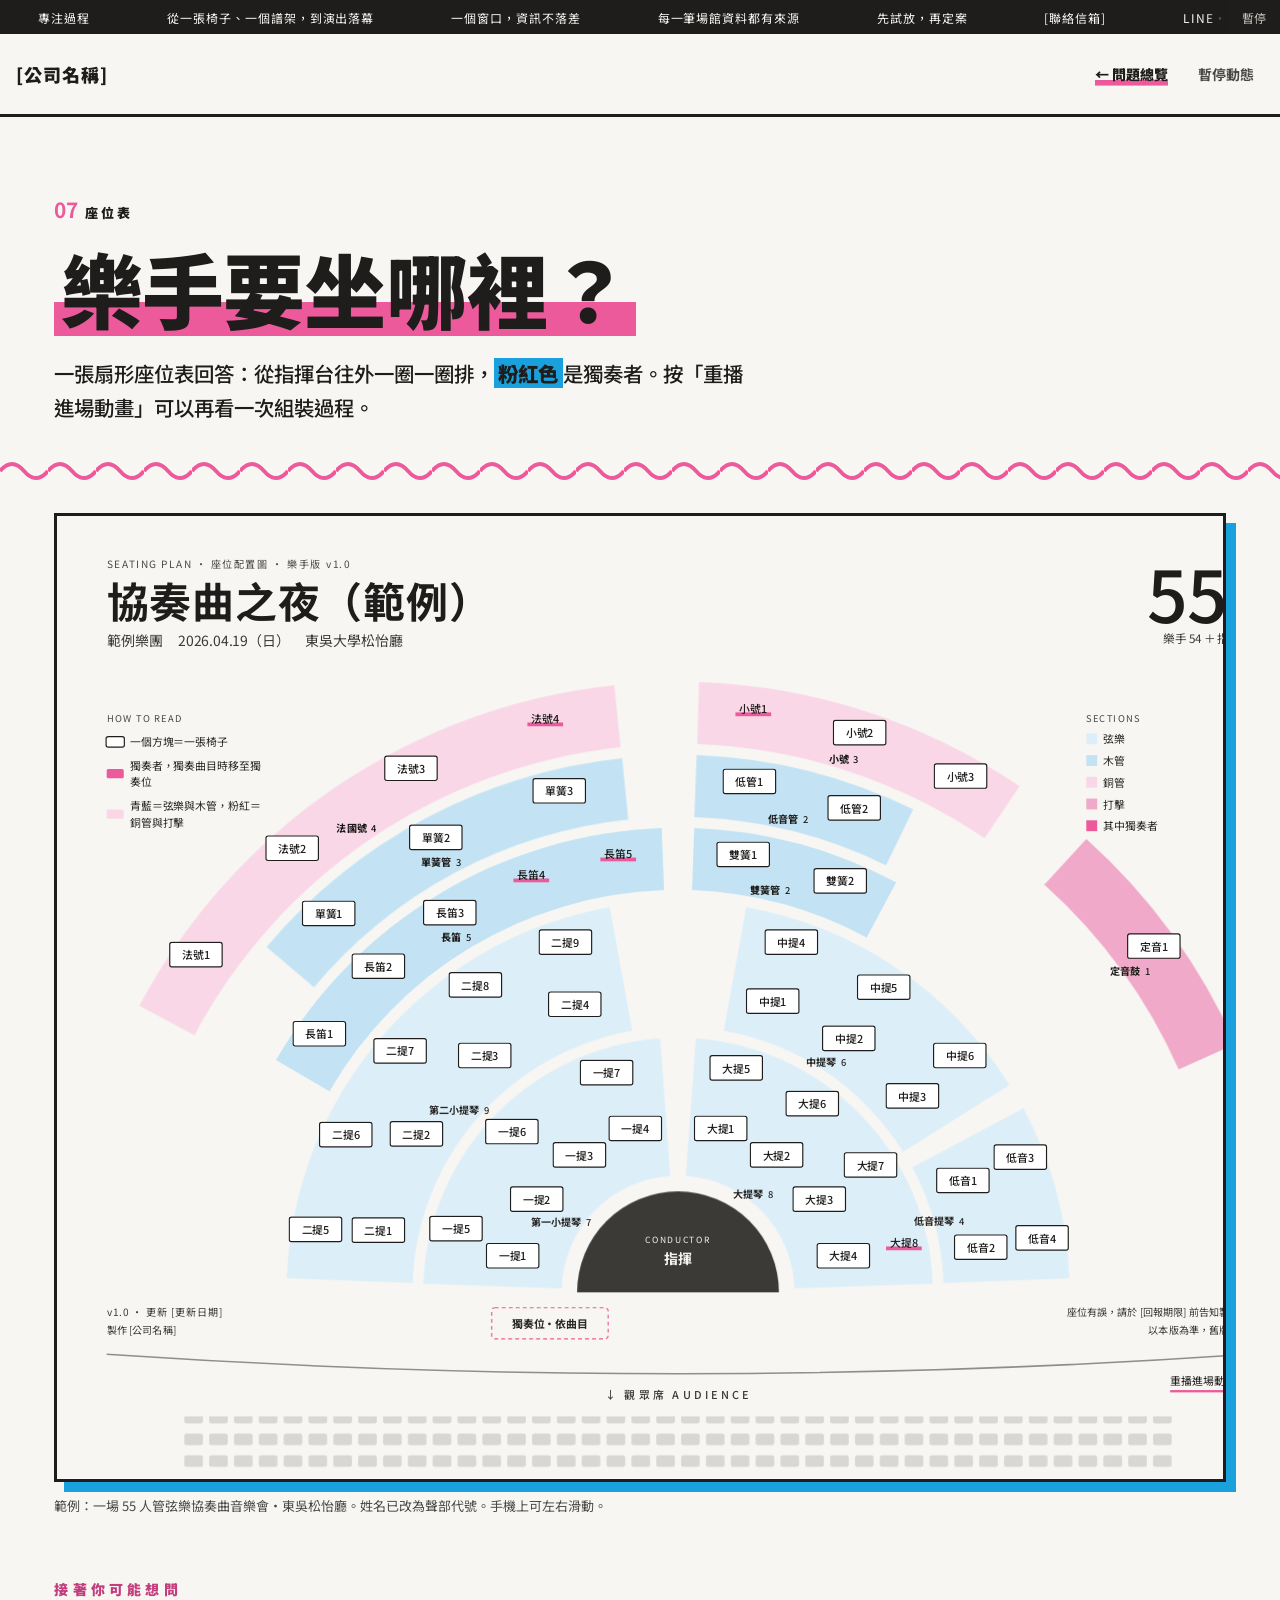
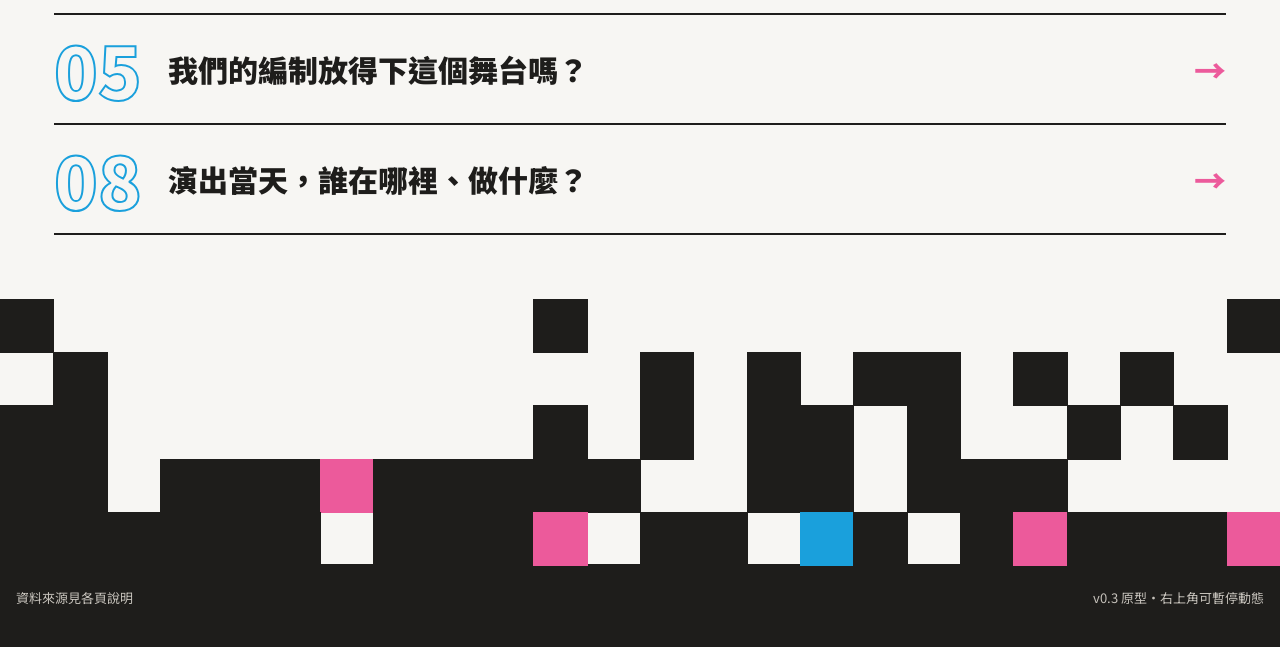
<file: seats.html>
<!doctype html>
<html lang="zh-Hant">
<head>
<meta charset="utf-8">
<meta name="viewport" content="width=device-width, initial-scale=1, viewport-fit=cover">
<meta name="claude:viewport-fit-sides" content="cover">
<title>座位表・範例</title>
<link rel="preconnect" href="https://fonts.googleapis.com">
<link rel="stylesheet" href="https://fonts.googleapis.com/css2?family=Noto+Sans+TC:wght@400;500;700;900&display=swap">
<link rel="stylesheet" href="site.css">
<style>
*,*::before,*::after{box-sizing:border-box}
html,body{margin:0}
:root{padding-top:env(safe-area-inset-top,0px);padding-bottom:env(safe-area-inset-bottom,0px)}
img{max-width:100%}



.bset{animation:bfade 150ms ease both}
@media (prefers-reduced-motion: no-preference){
.bset{animation:bset-in 320ms cubic-bezier(0.2,0,0,1) both}
.d0{animation-delay:0ms}.d0s{animation-delay:60ms}
.d1{animation-delay:70ms}.d1s{animation-delay:130ms}
.d2{animation-delay:140ms}.d2s{animation-delay:200ms}
.d3{animation-delay:210ms}.d3s{animation-delay:270ms}
.d4{animation-delay:280ms}.d4s{animation-delay:340ms}
.d5{animation-delay:360ms}
}
@keyframes bset-in{from{opacity:0;transform:translateY(12px)}}
@keyframes bfade{from{opacity:0}}
.replay{cursor:pointer}
@media (hover:hover) and (pointer:fine){.replay{transition:background-color 100ms ease}.replay:hover{background-color:#DCEEF8}}

</style>
</head>
<body>
<div id="root">
<div class="ticker" id="ticker"><div class="tk-view"><div class="tk-track"><span class="tk-g"><span class="tk-i">專注過程</span><span class="tk-i">從一張椅子、一個譜架，到演出落幕</span><span class="tk-i">一個窗口，資訊不落差</span><span class="tk-i">每一筆場館資料都有來源</span><span class="tk-i">先試放，再定案</span><span class="tk-i">[聯絡信箱]</span><span class="tk-i">LINE・Instagram：[帳號]</span></span><span class="tk-g" aria-hidden="true"><span class="tk-i">專注過程</span><span class="tk-i">從一張椅子、一個譜架，到演出落幕</span><span class="tk-i">一個窗口，資訊不落差</span><span class="tk-i">每一筆場館資料都有來源</span><span class="tk-i">先試放，再定案</span><span class="tk-i">[聯絡信箱]</span><span class="tk-i">LINE・Instagram：[帳號]</span></span></div></div><button type="button" class="tk-pause" aria-pressed="false" aria-label="暫停字帶">暫停</button></div>
<header class="top band"><a class="brand" href="index.html">[公司名稱]</a><nav><a class="back" href="index.html">← 問題總覽</a><button type="button" class="toggle" id="toggle" aria-pressed="false">暫停動態</button></nav></header>
<section class="phero band"><div class="inner">
<div class="eyebrow set"><b>07</b>座位表</div>
<h1 class="ph1 in-l"><span class="hl">樂手要坐哪裡？</span></h1>
<p class="lead set" style="animation-delay:300ms">一張扇形座位表回答：從指揮台往外一圈一圈排，<b>粉紅色</b>是獨奏者。按「重播進場動畫」可以再看一次組裝過程。</p>
</div><div class="ghost" aria-hidden="true">07</div></section>
<div class="wavewrap" aria-hidden="true"><svg class="wave" width="2400" height="36"><defs><pattern id="sc" width="48" height="36" patternUnits="userSpaceOnUse"><path d="M0 18 q12 -14 24 0 t24 0" fill="none" stroke="#EC5A9B" stroke-width="4"/></pattern></defs><rect width="2400" height="36" fill="url(#sc)"/></svg></div>
<section class="board-sec band"><div class="inner">
<div class="board" data-w="1600" data-h="1240"><div class="board-scale" style="position:relative;overflow:hidden"><div class="board-inner" style="position:absolute;left:0;top:0">


<div style="position: relative; width: 1600px; height: 1240px; overflow: hidden; background: #F7F6F3; font-family: 'Source Han Sans TC', 'Noto Sans TC', sans-serif; color: #1E1D1B">

<svg width="1600" height="1240" viewBox="0 0 1600 1240" style="position: absolute; left: 0; top: 0" aria-hidden="true">
<defs>
<filter id="mottle" x="0" y="0" width="100%" height="100%"><feTurbulence type="fractalNoise" baseFrequency="0.012" numOctaves="2" seed="3"></feTurbulence><feColorMatrix type="matrix" values="0 0 0 0 0.25  0 0 0 0 0.24  0 0 0 0 0.22  0 0 0 0.14 0"></feColorMatrix></filter>
<pattern id="panel" width="400" height="200" patternUnits="userSpaceOnUse">
<path d="M0 0.5H400M0.5 0V200" stroke="#3C3A36" stroke-opacity="0.13" stroke-width="1" fill="none"></path>
<circle cx="67" cy="50" r="5" fill="#BAB6AF"></circle><circle cx="67" cy="50" r="2.4" fill="#9C988F"></circle>
<circle cx="200" cy="50" r="5" fill="#BAB6AF"></circle><circle cx="200" cy="50" r="2.4" fill="#9C988F"></circle>
<circle cx="333" cy="50" r="5" fill="#BAB6AF"></circle><circle cx="333" cy="50" r="2.4" fill="#9C988F"></circle>
<circle cx="67" cy="150" r="5" fill="#BAB6AF"></circle><circle cx="67" cy="150" r="2.4" fill="#9C988F"></circle>
<circle cx="200" cy="150" r="5" fill="#BAB6AF"></circle><circle cx="200" cy="150" r="2.4" fill="#9C988F"></circle>
<circle cx="333" cy="150" r="5" fill="#BAB6AF"></circle><circle cx="333" cy="150" r="2.4" fill="#9C988F"></circle>
</pattern>
</defs>
</svg>


<svg width="1600" height="1240" viewBox="0 0 1600 1240" style="position: absolute; left: 0; top: 0" aria-hidden="true">
<path class="bset d4" d="M106 631 A786 786 0 0 1 718 218 L726 298 A706 706 0 0 0 177 669 Z" fill="#F9D7E7"></path>
<path class="bset d4" d="M827 214 A786 786 0 0 1 1240 348 L1195 415 A706 706 0 0 0 825 294 Z" fill="#F9D7E7"></path>
<path class="bset d4" d="M1326 416 A786 786 0 0 1 1518 680 L1445 713 A706 706 0 0 0 1272 475 Z" fill="#F0A9C8"></path>
<path class="bset d3" d="M270 555 A692 692 0 0 1 728 312 L736 391 A612 612 0 0 0 331 607 Z" fill="#C3E3F4"></path>
<path class="bset d3" d="M824 308 A692 692 0 0 1 1103 378 L1068 450 A612 612 0 0 0 821 388 Z" fill="#C3E3F4"></path>
<path class="bset d3" d="M282 701 A598 598 0 0 1 779 402 L782 482 A518 518 0 0 0 351 741 Z" fill="#C3E3F4"></path>
<path class="bset d3" d="M821 402 A598 598 0 0 1 1081 472 L1043 543 A518 518 0 0 0 818 482 Z" fill="#C3E3F4"></path>
<path class="bset d2" d="M296 982 A504 504 0 0 1 712 504 L741 663 A342 342 0 0 0 458 988 Z" fill="#DCEEF8"></path>
<path class="bset d2" d="M888 504 A504 504 0 0 1 1227 733 L1090 819 A342 342 0 0 0 859 663 Z" fill="#DCEEF8"></path>
<path class="bset d2" d="M1245 763 A504 504 0 0 1 1304 982 L1142 988 A342 342 0 0 0 1102 839 Z" fill="#DCEEF8"></path>
<path class="bset d1" d="M472 989 A328 328 0 0 1 777 673 L790 850 A150 150 0 0 0 650 995 Z" fill="#DCEEF8"></path>
<path class="bset d1" d="M823 673 A328 328 0 0 1 1128 989 L950 995 A150 150 0 0 0 810 850 Z" fill="#DCEEF8"></path>
<path class="bset d0" d="M670 1000 A130 130 0 0 1 930 1000 Z" fill="#3B3A37"></path>
<rect class="bset d5" x="560" y="1020" width="150" height="40" rx="4" fill="none" stroke="#EC5A9B" stroke-width="1.5" stroke-dasharray="5 4"></rect>
</svg>


<svg width="1600" height="1240" viewBox="0 0 1600 1240" style="position: absolute; left: 0; top: 0" aria-hidden="true">
<defs>
<filter id="grain" x="0" y="0" width="100%" height="100%"><feTurbulence type="fractalNoise" baseFrequency="0.85" numOctaves="3" seed="7"></feTurbulence><feColorMatrix type="matrix" values="0 0 0 0 0.20  0 0 0 0 0.19  0 0 0 0 0.18  0 0 0 0.20 0"></feColorMatrix></filter>
<pattern id="aud" width="32" height="28" patternUnits="userSpaceOnUse"><rect x="4" y="6" width="24" height="15" rx="3" fill="#3C3A36" fill-opacity="0.16"></rect></pattern>
</defs>
<path d="M64 1080 Q800 1130 1536 1080" stroke="#3C3A36" stroke-opacity="0.55" stroke-width="2" fill="none"></path>
<rect x="160" y="1160" width="1280" height="70" fill="url(#aud)"></rect>
</svg>

<div style="position: absolute; left: 64px; top: 52px; display: flex; flex-direction: column; gap: 8px">
<div style="font-family: 'Source Han Sans TC', 'Noto Sans TC', sans-serif; font-size: 13px; letter-spacing: 0.14em; color: #4A4844">SEATING PLAN ・ 座位配置圖 ・ 樂手版 v1.0</div>
<h1 style="margin: 0; font-size: 54px; font-weight: 700; line-height: 1.1; letter-spacing: 0.02em">協奏曲之夜（範例）</h1>
<div style="font-size: 18px; color: #3B3A37; display: flex; gap: 20px">範例樂團<span>2026.04.19（日）</span><span>東吳大學松怡廳</span></div>
</div>
<div style="position: absolute; right: 64px; top: 52px; display: flex; flex-direction: column; align-items: flex-end; gap: 2px">
<div style="display: flex; align-items: baseline; gap: 6px"><span style="font-family: 'Source Han Sans TC', 'Noto Sans TC', sans-serif; font-size: 92px; font-weight: 500; line-height: 1">55</span><span style="font-size: 22px; font-weight: 500">人</span></div>
<div style="font-size: 15px; color: #3B3A37">樂手 54 ＋ 指揮 1</div>
</div>

<div style="position: absolute; left: 64px; top: 252px; width: 210px; display: flex; flex-direction: column; gap: 10px; font-size: 14px; line-height: 1.5; color: #2A2927">
<div style="font-family: 'Source Han Sans TC', 'Noto Sans TC', sans-serif; font-size: 12px; letter-spacing: 0.12em; color: #4A4844">HOW TO READ</div>
<div style="display: flex; gap: 8px; align-items: center"><span style="width: 22px; height: 12px; background: #FFFFFF; box-shadow: 0 0 0 1.5px #1E1D1B; border-radius: 2px; flex: none"></span>一個方塊＝一張椅子</div>
<div style="display: flex; gap: 8px; align-items: center"><span style="width: 22px; height: 12px; background: #EC5A9B; border-radius: 2px; flex: none"></span>獨奏者，獨奏曲目時移至獨奏位</div>
<div style="display: flex; gap: 8px; align-items: center"><span style="width: 22px; height: 12px; background: #F9D7E7; border-radius: 2px; flex: none"></span>青藍＝弦樂與木管，粉紅＝銅管與打擊</div>
</div>

<div style="position: absolute; right: 64px; top: 252px; width: 210px; display: flex; flex-direction: column; gap: 8px; font-size: 14px; color: #2A2927">
<div style="font-family: 'Source Han Sans TC', 'Noto Sans TC', sans-serif; font-size: 12px; letter-spacing: 0.12em; color: #4A4844">SECTIONS</div>
<div style="display: flex; justify-content: space-between; align-items: center"><span style="display: flex; gap: 8px; align-items: center"><span style="width: 14px; height: 14px; background: #DCEEF8; box-shadow: none; flex: none"></span>弦樂</span><span>34</span></div>
<div style="display: flex; justify-content: space-between; align-items: center"><span style="display: flex; gap: 8px; align-items: center"><span style="width: 14px; height: 14px; background: #C3E3F4; box-shadow: none; flex: none"></span>木管</span><span>12</span></div>
<div style="display: flex; justify-content: space-between; align-items: center"><span style="display: flex; gap: 8px; align-items: center"><span style="width: 14px; height: 14px; background: #F9D7E7; box-shadow: none; flex: none"></span>銅管</span><span>7</span></div>
<div style="display: flex; justify-content: space-between; align-items: center"><span style="display: flex; gap: 8px; align-items: center"><span style="width: 14px; height: 14px; background: #F0A9C8; box-shadow: none; flex: none"></span>打擊</span><span>1</span></div>
<div style="display: flex; justify-content: space-between; align-items: center"><span style="display: flex; gap: 8px; align-items: center"><span style="width: 14px; height: 14px; background: #EC5A9B; flex: none"></span>其中獨奏者</span><span>5</span></div>
</div>


<div style="position: absolute; left: 0; top: 0; width: 1600px; height: 1240px">

<div class="bset d1" style="position: absolute; left: 660px; top: 909px; margin: -9px 0 0 -50px; display: flex; gap: 6px; align-items: baseline; white-space: nowrap; font-size: 13px; font-weight: 700; color: #2A2927">第一小提琴<span style="font-size: 12px; font-weight: 500">7</span></div>
<div class="bset d1" style="position: absolute; left: 907px; top: 872px; margin: -9px 0 0 -36px; display: flex; gap: 6px; align-items: baseline; white-space: nowrap; font-size: 13px; font-weight: 700; color: #2A2927">大提琴<span style="font-size: 12px; font-weight: 500">8</span></div>
<div class="bset d2" style="position: absolute; left: 529px; top: 764px; margin: -9px 0 0 -50px; display: flex; gap: 6px; align-items: baseline; white-space: nowrap; font-size: 13px; font-weight: 700; color: #2A2927">第二小提琴<span style="font-size: 12px; font-weight: 500">9</span></div>
<div class="bset d2" style="position: absolute; left: 1001px; top: 702px; margin: -9px 0 0 -36px; display: flex; gap: 6px; align-items: baseline; white-space: nowrap; font-size: 13px; font-weight: 700; color: #2A2927">中提琴<span style="font-size: 12px; font-weight: 500">6</span></div>
<div class="bset d2" style="position: absolute; left: 1147px; top: 907px; margin: -9px 0 0 -43px; display: flex; gap: 6px; align-items: baseline; white-space: nowrap; font-size: 13px; font-weight: 700; color: #2A2927">低音提琴<span style="font-size: 12px; font-weight: 500">4</span></div>
<div class="bset d3" style="position: absolute; left: 524px; top: 541px; margin: -9px 0 0 -29px; display: flex; gap: 6px; align-items: baseline; white-space: nowrap; font-size: 13px; font-weight: 700; color: #1E1D1B">長笛<span style="font-size: 12px; font-weight: 500">5</span></div>
<div class="bset d3" style="position: absolute; left: 929px; top: 481px; margin: -9px 0 0 -36px; display: flex; gap: 6px; align-items: baseline; white-space: nowrap; font-size: 13px; font-weight: 700; color: #1E1D1B">雙簧管<span style="font-size: 12px; font-weight: 500">2</span></div>
<div class="bset d3" style="position: absolute; left: 505px; top: 445px; margin: -9px 0 0 -36px; display: flex; gap: 6px; align-items: baseline; white-space: nowrap; font-size: 13px; font-weight: 700; color: #1E1D1B">單簧管<span style="font-size: 12px; font-weight: 500">3</span></div>
<div class="bset d3" style="position: absolute; left: 952px; top: 390px; margin: -9px 0 0 -36px; display: flex; gap: 6px; align-items: baseline; white-space: nowrap; font-size: 13px; font-weight: 700; color: #1E1D1B">低音管<span style="font-size: 12px; font-weight: 500">2</span></div>
<div class="bset d4" style="position: absolute; left: 396px; top: 401px; margin: -9px 0 0 -36px; display: flex; gap: 6px; align-items: baseline; white-space: nowrap; font-size: 13px; font-weight: 700; color: #141413">法國號<span style="font-size: 12px; font-weight: 500">4</span></div>
<div class="bset d4" style="position: absolute; left: 1023px; top: 312px; margin: -9px 0 0 -29px; display: flex; gap: 6px; align-items: baseline; white-space: nowrap; font-size: 13px; font-weight: 700; color: #141413">小號<span style="font-size: 12px; font-weight: 500">3</span></div>
<div class="bset d4" style="position: absolute; left: 1392px; top: 585px; margin: -9px 0 0 -36px; display: flex; gap: 6px; align-items: baseline; white-space: nowrap; font-size: 13px; font-weight: 700; color: #1E1D1B">定音鼓<span style="font-size: 12px; font-weight: 500">1</span></div>

<div class="bset d1" style="position: absolute; left: 554px; top: 938px; width: 66px; height: 30px; background: #FFFFFF; box-shadow: 0 0 0 1.5px #1E1D1B; border-radius: 2px; display: flex; align-items: center; justify-content: center; font-size: 14px; font-weight: 500">一提1</div>
<div class="bset d1" style="position: absolute; left: 585px; top: 865px; width: 66px; height: 30px; background: #FFFFFF; box-shadow: 0 0 0 1.5px #1E1D1B; border-radius: 2px; display: flex; align-items: center; justify-content: center; font-size: 14px; font-weight: 500">一提2</div>
<div class="bset d1" style="position: absolute; left: 640px; top: 808px; width: 66px; height: 30px; background: #FFFFFF; box-shadow: 0 0 0 1.5px #1E1D1B; border-radius: 2px; display: flex; align-items: center; justify-content: center; font-size: 14px; font-weight: 500">一提3</div>
<div class="bset d1" style="position: absolute; left: 712px; top: 774px; width: 66px; height: 30px; background: #FFFFFF; box-shadow: 0 0 0 1.5px #1E1D1B; border-radius: 2px; display: flex; align-items: center; justify-content: center; font-size: 14px; font-weight: 500">一提4</div>
<div class="bset d1" style="position: absolute; left: 481px; top: 903px; width: 66px; height: 30px; background: #FFFFFF; box-shadow: 0 0 0 1.5px #1E1D1B; border-radius: 2px; display: flex; align-items: center; justify-content: center; font-size: 14px; font-weight: 500">一提5</div>
<div class="bset d1" style="position: absolute; left: 553px; top: 778px; width: 66px; height: 30px; background: #FFFFFF; box-shadow: 0 0 0 1.5px #1E1D1B; border-radius: 2px; display: flex; align-items: center; justify-content: center; font-size: 14px; font-weight: 500">一提6</div>
<div class="bset d1" style="position: absolute; left: 675px; top: 702px; width: 66px; height: 30px; background: #FFFFFF; box-shadow: 0 0 0 1.5px #1E1D1B; border-radius: 2px; display: flex; align-items: center; justify-content: center; font-size: 14px; font-weight: 500">一提7</div>
<div class="bset d1" style="position: absolute; left: 822px; top: 774px; width: 66px; height: 30px; background: #FFFFFF; box-shadow: 0 0 0 1.5px #1E1D1B; border-radius: 2px; display: flex; align-items: center; justify-content: center; font-size: 14px; font-weight: 500">大提1</div>
<div class="bset d1" style="position: absolute; left: 894px; top: 808px; width: 66px; height: 30px; background: #FFFFFF; box-shadow: 0 0 0 1.5px #1E1D1B; border-radius: 2px; display: flex; align-items: center; justify-content: center; font-size: 14px; font-weight: 500">大提2</div>
<div class="bset d1" style="position: absolute; left: 949px; top: 865px; width: 66px; height: 30px; background: #FFFFFF; box-shadow: 0 0 0 1.5px #1E1D1B; border-radius: 2px; display: flex; align-items: center; justify-content: center; font-size: 14px; font-weight: 500">大提3</div>
<div class="bset d1" style="position: absolute; left: 980px; top: 938px; width: 66px; height: 30px; background: #FFFFFF; box-shadow: 0 0 0 1.5px #1E1D1B; border-radius: 2px; display: flex; align-items: center; justify-content: center; font-size: 14px; font-weight: 500">大提4</div>
<div class="bset d1" style="position: absolute; left: 842px; top: 696px; width: 66px; height: 30px; background: #FFFFFF; box-shadow: 0 0 0 1.5px #1E1D1B; border-radius: 2px; display: flex; align-items: center; justify-content: center; font-size: 14px; font-weight: 500">大提5</div>
<div class="bset d1" style="position: absolute; left: 940px; top: 742px; width: 66px; height: 30px; background: #FFFFFF; box-shadow: 0 0 0 1.5px #1E1D1B; border-radius: 2px; display: flex; align-items: center; justify-content: center; font-size: 14px; font-weight: 500">大提6</div>
<div class="bset d1" style="position: absolute; left: 1015px; top: 821px; width: 66px; height: 30px; background: #FFFFFF; box-shadow: 0 0 0 1.5px #1E1D1B; border-radius: 2px; display: flex; align-items: center; justify-content: center; font-size: 14px; font-weight: 500">大提7</div>
<div class="bset d2" style="position: absolute; left: 381px; top: 905px; width: 66px; height: 30px; background: #FFFFFF; box-shadow: 0 0 0 1.5px #1E1D1B; border-radius: 2px; display: flex; align-items: center; justify-content: center; font-size: 14px; font-weight: 500">二提1</div>
<div class="bset d2" style="position: absolute; left: 430px; top: 781px; width: 66px; height: 30px; background: #FFFFFF; box-shadow: 0 0 0 1.5px #1E1D1B; border-radius: 2px; display: flex; align-items: center; justify-content: center; font-size: 14px; font-weight: 500">二提2</div>
<div class="bset d2" style="position: absolute; left: 518px; top: 680px; width: 66px; height: 30px; background: #FFFFFF; box-shadow: 0 0 0 1.5px #1E1D1B; border-radius: 2px; display: flex; align-items: center; justify-content: center; font-size: 14px; font-weight: 500">二提3</div>
<div class="bset d2" style="position: absolute; left: 634px; top: 614px; width: 66px; height: 30px; background: #FFFFFF; box-shadow: 0 0 0 1.5px #1E1D1B; border-radius: 2px; display: flex; align-items: center; justify-content: center; font-size: 14px; font-weight: 500">二提4</div>
<div class="bset d2" style="position: absolute; left: 300px; top: 904px; width: 66px; height: 30px; background: #FFFFFF; box-shadow: 0 0 0 1.5px #1E1D1B; border-radius: 2px; display: flex; align-items: center; justify-content: center; font-size: 14px; font-weight: 500">二提5</div>
<div class="bset d2" style="position: absolute; left: 339px; top: 782px; width: 66px; height: 30px; background: #FFFFFF; box-shadow: 0 0 0 1.5px #1E1D1B; border-radius: 2px; display: flex; align-items: center; justify-content: center; font-size: 14px; font-weight: 500">二提6</div>
<div class="bset d2" style="position: absolute; left: 409px; top: 674px; width: 66px; height: 30px; background: #FFFFFF; box-shadow: 0 0 0 1.5px #1E1D1B; border-radius: 2px; display: flex; align-items: center; justify-content: center; font-size: 14px; font-weight: 500">二提7</div>
<div class="bset d2" style="position: absolute; left: 506px; top: 589px; width: 66px; height: 30px; background: #FFFFFF; box-shadow: 0 0 0 1.5px #1E1D1B; border-radius: 2px; display: flex; align-items: center; justify-content: center; font-size: 14px; font-weight: 500">二提8</div>
<div class="bset d2" style="position: absolute; left: 622px; top: 534px; width: 66px; height: 30px; background: #FFFFFF; box-shadow: 0 0 0 1.5px #1E1D1B; border-radius: 2px; display: flex; align-items: center; justify-content: center; font-size: 14px; font-weight: 500">二提9</div>
<div class="bset d2" style="position: absolute; left: 889px; top: 610px; width: 66px; height: 30px; background: #FFFFFF; box-shadow: 0 0 0 1.5px #1E1D1B; border-radius: 2px; display: flex; align-items: center; justify-content: center; font-size: 14px; font-weight: 500">中提1</div>
<div class="bset d2" style="position: absolute; left: 987px; top: 658px; width: 66px; height: 30px; background: #FFFFFF; box-shadow: 0 0 0 1.5px #1E1D1B; border-radius: 2px; display: flex; align-items: center; justify-content: center; font-size: 14px; font-weight: 500">中提2</div>
<div class="bset d2" style="position: absolute; left: 1069px; top: 732px; width: 66px; height: 30px; background: #FFFFFF; box-shadow: 0 0 0 1.5px #1E1D1B; border-radius: 2px; display: flex; align-items: center; justify-content: center; font-size: 14px; font-weight: 500">中提3</div>
<div class="bset d2" style="position: absolute; left: 913px; top: 534px; width: 66px; height: 30px; background: #FFFFFF; box-shadow: 0 0 0 1.5px #1E1D1B; border-radius: 2px; display: flex; align-items: center; justify-content: center; font-size: 14px; font-weight: 500">中提4</div>
<div class="bset d2" style="position: absolute; left: 1032px; top: 592px; width: 66px; height: 30px; background: #FFFFFF; box-shadow: 0 0 0 1.5px #1E1D1B; border-radius: 2px; display: flex; align-items: center; justify-content: center; font-size: 14px; font-weight: 500">中提5</div>
<div class="bset d2" style="position: absolute; left: 1130px; top: 680px; width: 66px; height: 30px; background: #FFFFFF; box-shadow: 0 0 0 1.5px #1E1D1B; border-radius: 2px; display: flex; align-items: center; justify-content: center; font-size: 14px; font-weight: 500">中提6</div>
<div class="bset d2" style="position: absolute; left: 1134px; top: 841px; width: 66px; height: 30px; background: #FFFFFF; box-shadow: 0 0 0 1.5px #1E1D1B; border-radius: 2px; display: flex; align-items: center; justify-content: center; font-size: 14px; font-weight: 500">低音1</div>
<div class="bset d2" style="position: absolute; left: 1157px; top: 927px; width: 66px; height: 30px; background: #FFFFFF; box-shadow: 0 0 0 1.5px #1E1D1B; border-radius: 2px; display: flex; align-items: center; justify-content: center; font-size: 14px; font-weight: 500">低音2</div>
<div class="bset d2" style="position: absolute; left: 1208px; top: 811px; width: 66px; height: 30px; background: #FFFFFF; box-shadow: 0 0 0 1.5px #1E1D1B; border-radius: 2px; display: flex; align-items: center; justify-content: center; font-size: 14px; font-weight: 500">低音3</div>
<div class="bset d2" style="position: absolute; left: 1236px; top: 915px; width: 66px; height: 30px; background: #FFFFFF; box-shadow: 0 0 0 1.5px #1E1D1B; border-radius: 2px; display: flex; align-items: center; justify-content: center; font-size: 14px; font-weight: 500">低音4</div>
<div class="bset d3" style="position: absolute; left: 305px; top: 652px; width: 66px; height: 30px; background: #FFFFFF; box-shadow: 0 0 0 1.5px #1E1D1B; border-radius: 2px; display: flex; align-items: center; justify-content: center; font-size: 14px; font-weight: 500">長笛1</div>
<div class="bset d3" style="position: absolute; left: 381px; top: 565px; width: 66px; height: 30px; background: #FFFFFF; box-shadow: 0 0 0 1.5px #1E1D1B; border-radius: 2px; display: flex; align-items: center; justify-content: center; font-size: 14px; font-weight: 500">長笛2</div>
<div class="bset d3" style="position: absolute; left: 473px; top: 496px; width: 66px; height: 30px; background: #FFFFFF; box-shadow: 0 0 0 1.5px #1E1D1B; border-radius: 2px; display: flex; align-items: center; justify-content: center; font-size: 14px; font-weight: 500">長笛3</div>
<div class="bset d3" style="position: absolute; left: 851px; top: 421px; width: 66px; height: 30px; background: #FFFFFF; box-shadow: 0 0 0 1.5px #1E1D1B; border-radius: 2px; display: flex; align-items: center; justify-content: center; font-size: 14px; font-weight: 500">雙簧1</div>
<div class="bset d3" style="position: absolute; left: 976px; top: 455px; width: 66px; height: 30px; background: #FFFFFF; box-shadow: 0 0 0 1.5px #1E1D1B; border-radius: 2px; display: flex; align-items: center; justify-content: center; font-size: 14px; font-weight: 500">雙簧2</div>
<div class="bset d3" style="position: absolute; left: 317px; top: 497px; width: 66px; height: 30px; background: #FFFFFF; box-shadow: 0 0 0 1.5px #1E1D1B; border-radius: 2px; display: flex; align-items: center; justify-content: center; font-size: 14px; font-weight: 500">單簧1</div>
<div class="bset d3" style="position: absolute; left: 455px; top: 399px; width: 66px; height: 30px; background: #FFFFFF; box-shadow: 0 0 0 1.5px #1E1D1B; border-radius: 2px; display: flex; align-items: center; justify-content: center; font-size: 14px; font-weight: 500">單簧2</div>
<div class="bset d3" style="position: absolute; left: 614px; top: 339px; width: 66px; height: 30px; background: #FFFFFF; box-shadow: 0 0 0 1.5px #1E1D1B; border-radius: 2px; display: flex; align-items: center; justify-content: center; font-size: 14px; font-weight: 500">單簧3</div>
<div class="bset d3" style="position: absolute; left: 859px; top: 327px; width: 66px; height: 30px; background: #FFFFFF; box-shadow: 0 0 0 1.5px #1E1D1B; border-radius: 2px; display: flex; align-items: center; justify-content: center; font-size: 14px; font-weight: 500">低管1</div>
<div class="bset d3" style="position: absolute; left: 994px; top: 361px; width: 66px; height: 30px; background: #FFFFFF; box-shadow: 0 0 0 1.5px #1E1D1B; border-radius: 2px; display: flex; align-items: center; justify-content: center; font-size: 14px; font-weight: 500">低管2</div>
<div class="bset d4" style="position: absolute; left: 146px; top: 550px; width: 66px; height: 30px; background: #FFFFFF; box-shadow: 0 0 0 1.5px #1E1D1B; border-radius: 2px; display: flex; align-items: center; justify-content: center; font-size: 14px; font-weight: 500">法號1</div>
<div class="bset d4" style="position: absolute; left: 270px; top: 413px; width: 66px; height: 30px; background: #FFFFFF; box-shadow: 0 0 0 1.5px #1E1D1B; border-radius: 2px; display: flex; align-items: center; justify-content: center; font-size: 14px; font-weight: 500">法號2</div>
<div class="bset d4" style="position: absolute; left: 423px; top: 310px; width: 66px; height: 30px; background: #FFFFFF; box-shadow: 0 0 0 1.5px #1E1D1B; border-radius: 2px; display: flex; align-items: center; justify-content: center; font-size: 14px; font-weight: 500">法號3</div>
<div class="bset d4" style="position: absolute; left: 1001px; top: 264px; width: 66px; height: 30px; background: #FFFFFF; box-shadow: 0 0 0 1.5px #1E1D1B; border-radius: 2px; display: flex; align-items: center; justify-content: center; font-size: 14px; font-weight: 500">小號2</div>
<div class="bset d4" style="position: absolute; left: 1131px; top: 320px; width: 66px; height: 30px; background: #FFFFFF; box-shadow: 0 0 0 1.5px #1E1D1B; border-radius: 2px; display: flex; align-items: center; justify-content: center; font-size: 14px; font-weight: 500">小號3</div>
<div class="bset d4" style="position: absolute; left: 1380px; top: 539px; width: 66px; height: 30px; background: #FFFFFF; box-shadow: 0 0 0 1.5px #1E1D1B; border-radius: 2px; display: flex; align-items: center; justify-content: center; font-size: 14px; font-weight: 500">定音1</div>

<div class="bset d5" style="position: absolute; left: 1058px; top: 921px; width: 66px; height: 30px; background: linear-gradient(#EC5A9B,#EC5A9B) no-repeat center 78%/70% .35em; box-shadow: none; font-weight: 900; border-radius: 3px; display: flex; align-items: center; justify-content: center; font-size: 14px; font-weight: 500; color: #1E1D1B">大提8</div>
<div class="bset d5" style="position: absolute; left: 578px; top: 447px; width: 66px; height: 30px; background: linear-gradient(#EC5A9B,#EC5A9B) no-repeat center 78%/70% .35em; box-shadow: none; font-weight: 900; border-radius: 3px; display: flex; align-items: center; justify-content: center; font-size: 14px; font-weight: 500; color: #1E1D1B">長笛4</div>
<div class="bset d5" style="position: absolute; left: 690px; top: 420px; width: 66px; height: 30px; background: linear-gradient(#EC5A9B,#EC5A9B) no-repeat center 78%/70% .35em; box-shadow: none; font-weight: 900; border-radius: 3px; display: flex; align-items: center; justify-content: center; font-size: 14px; font-weight: 500; color: #1E1D1B">長笛5</div>
<div class="bset d5" style="position: absolute; left: 596px; top: 246px; width: 66px; height: 30px; background: linear-gradient(#EC5A9B,#EC5A9B) no-repeat center 78%/70% .35em; box-shadow: none; font-weight: 900; border-radius: 3px; display: flex; align-items: center; justify-content: center; font-size: 14px; font-weight: 500; color: #1E1D1B">法號4</div>
<div class="bset d5" style="position: absolute; left: 864px; top: 233px; width: 66px; height: 30px; background: linear-gradient(#EC5A9B,#EC5A9B) no-repeat center 78%/70% .35em; box-shadow: none; font-weight: 900; border-radius: 3px; display: flex; align-items: center; justify-content: center; font-size: 14px; font-weight: 500; color: #1E1D1B">小號1</div>

<div class="bset d0" style="position: absolute; left: 740px; top: 924px; width: 120px; display: flex; flex-direction: column; align-items: center; gap: 2px; color: #F4F2EE; white-space: nowrap">
<span style="font-size: 11px; letter-spacing: 0.16em">CONDUCTOR</span>
<span style="font-size: 18px; font-weight: 700">指揮</span>
</div>
<div class="bset d5" style="position: absolute; left: 560px; top: 1030px; width: 150px; text-align: center; font-size: 14px; font-weight: 700; color: #2A2927; white-space: nowrap">獨奏位・依曲目</div>
</div>


<div style="position: absolute; left: 64px; top: 1016px; display: flex; flex-direction: column; gap: 4px; font-size: 13px; color: #3B3A37">
<span style="letter-spacing: 0.08em">v1.0 ・ 更新 [更新日期]</span>
<span>製作 [公司名稱]</span>
</div>
<div style="position: absolute; right: 64px; top: 1016px; display: flex; flex-direction: column; align-items: flex-end; gap: 4px; font-size: 13px; color: #3B3A37; text-align: right">
<span>座位有誤，請於 [回報期限] 前告知製作人</span>
<span>以本版為準，舊版作廢</span>
</div>
<div style="position: absolute; left: 800px; top: 1132px; transform: translate(-50%, -50%); font-size: 14px; font-weight: 500; letter-spacing: 0.3em; color: #3B3A37; white-space: nowrap">↓ 觀眾席 AUDIENCE</div>
<button type="button" class="replay" id="replay" style="position: absolute; right: 64px; top: 1092px; height: 44px; padding: 0 18px; border: 0; background: none; box-shadow: none; text-decoration: underline; text-decoration-color: #EC5A9B; text-decoration-thickness: 3px; text-underline-offset: 6px; font: inherit; font-size: 14px; color: #1E1D1B">重播進場動畫</button>

</div>

</div></div></div>
<p class="board-note">範例：一場 55 人管弦樂協奏曲音樂會・東吳松怡廳。姓名已改為聲部代號。手機上可左右滑動。</p>
</div></section>
<section class="rel band"><div class="inner"><h2>接著你可能想問</h2><a href="plan.html"><span class="n">05</span><span class="t">我們的編制放得下這個舞台嗎？</span><span class="ar">→</span></a><a href="cue.html"><span class="n">08</span><span class="t">演出當天，誰在哪裡、做什麼？</span><span class="ar">→</span></a></div></section>
<div class="pixels" data-pixels aria-hidden="true"></div>
<footer class="foot band"><div class="inner" style="display:contents"><span>資料來源見各頁說明</span><span>v0.3 原型・右上角可暫停動態</span></div></footer>
</div>
<script src="site.js"></script>
<script>
document.getElementById('replay').addEventListener('click',function(){
  var els=document.querySelectorAll('.board .bset');
  els.forEach(function(e){e.style.animation='none';});
  void document.body.offsetWidth;
  els.forEach(function(e){e.style.animation='';});
});
</script>
<script>(function(){var t=document.getElementById('ticker');if(!t)return;var b=t.querySelector('.tk-pause');b.addEventListener('click',function(){var p=t.classList.toggle('paused');b.setAttribute('aria-pressed',p);b.textContent=p?'播放':'暫停';});})();</script>
</body>
</html>
</file>
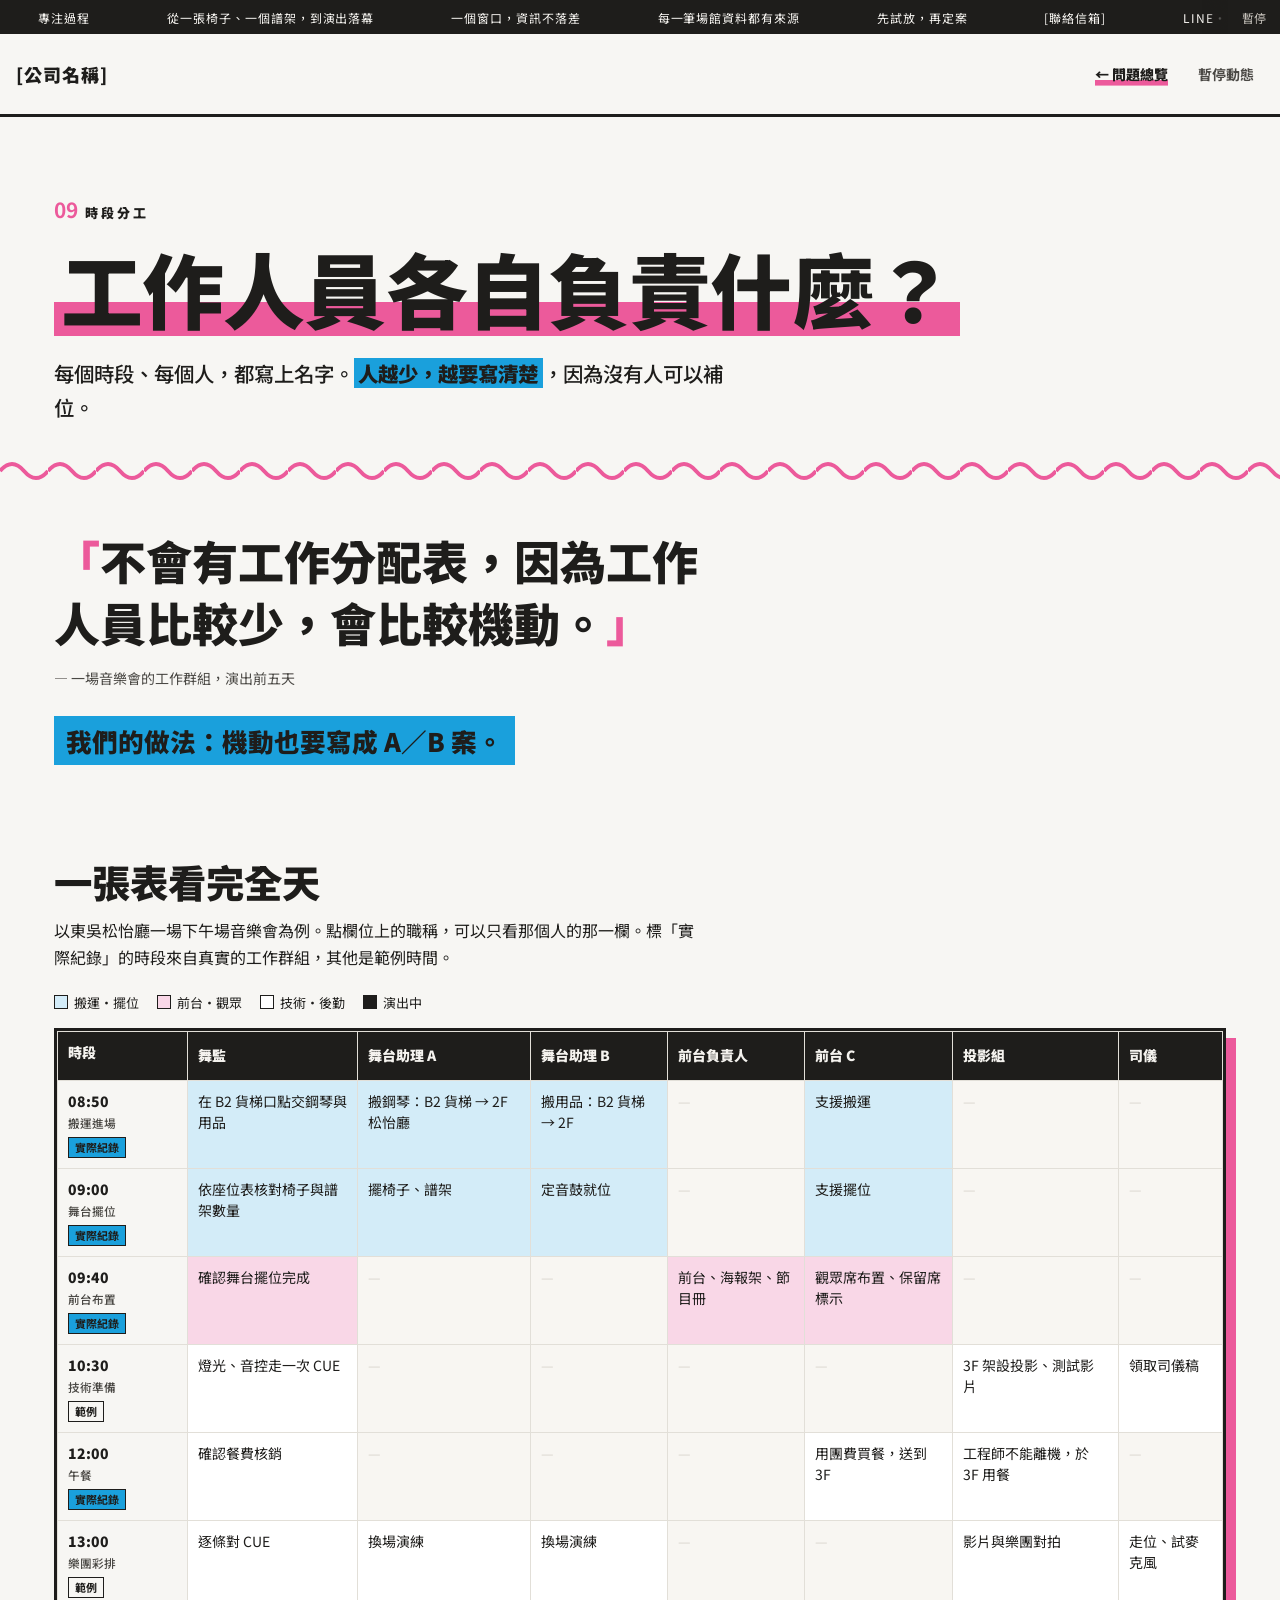
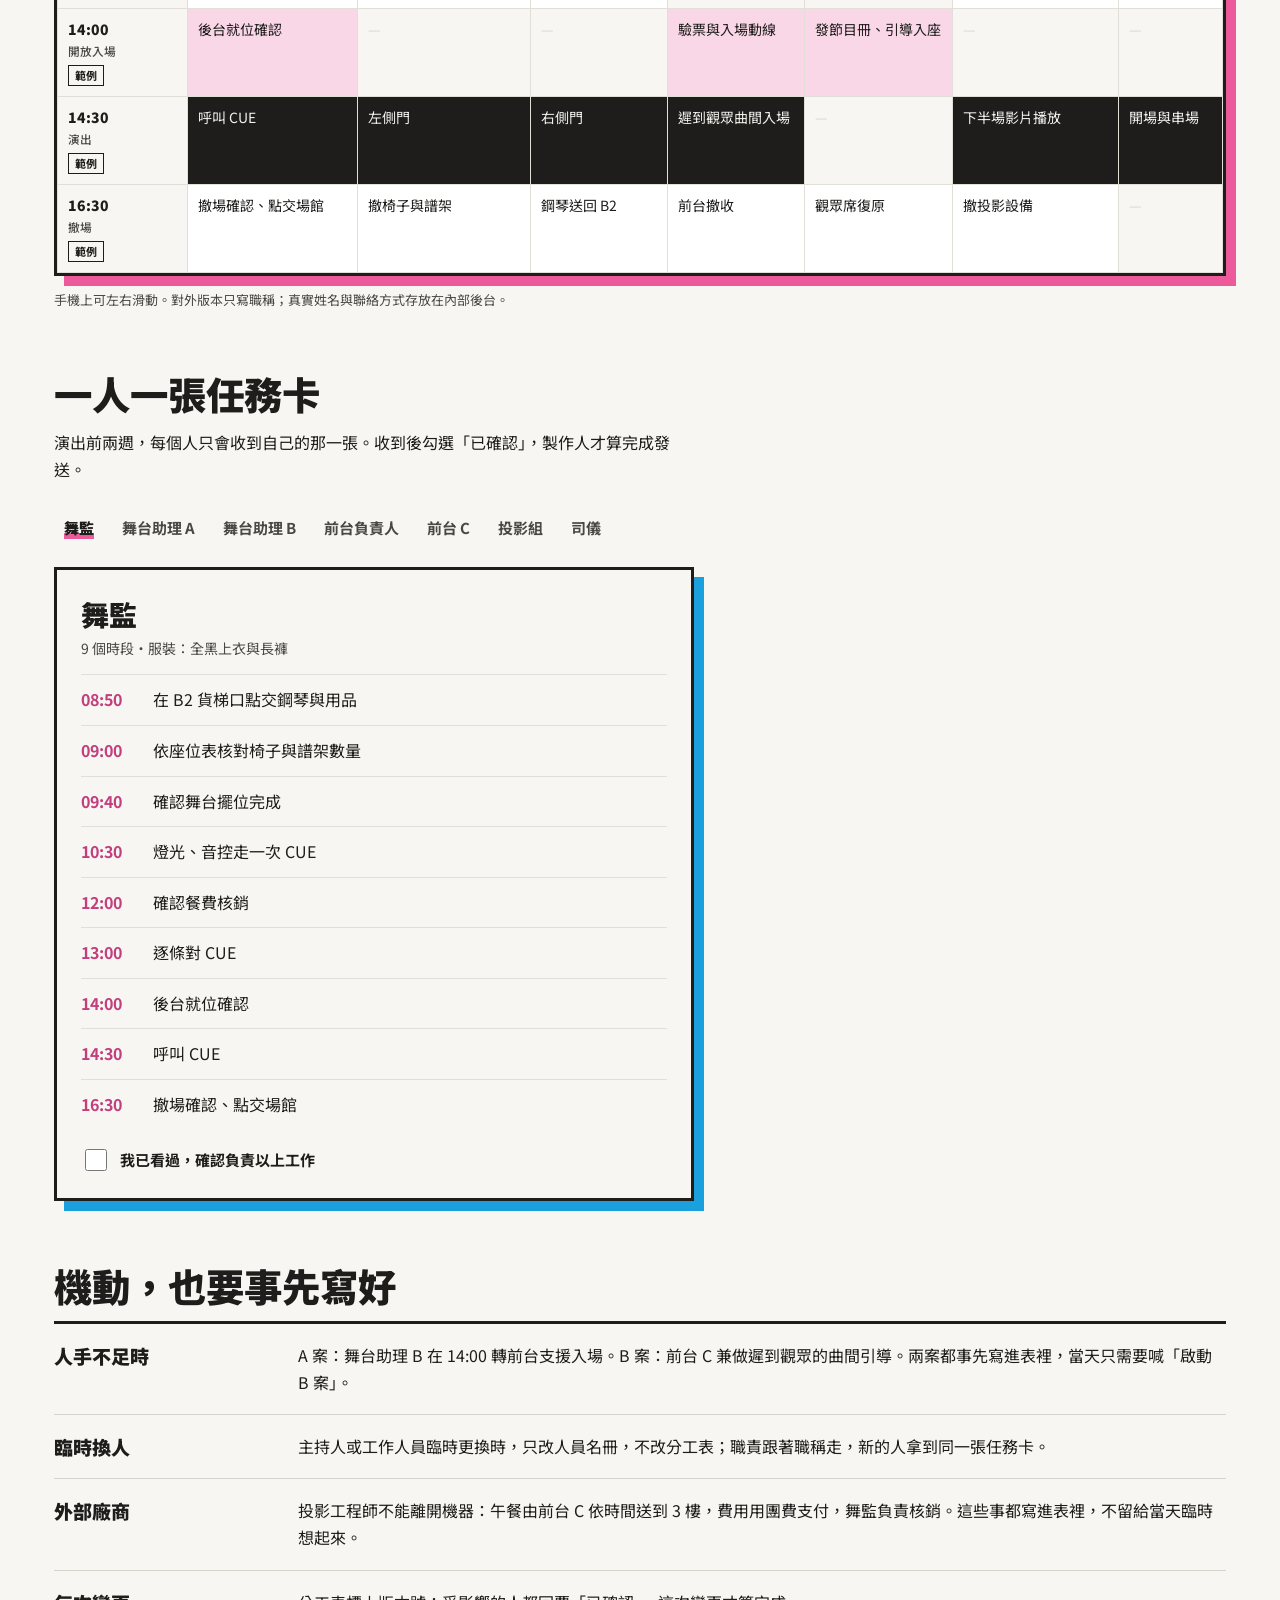
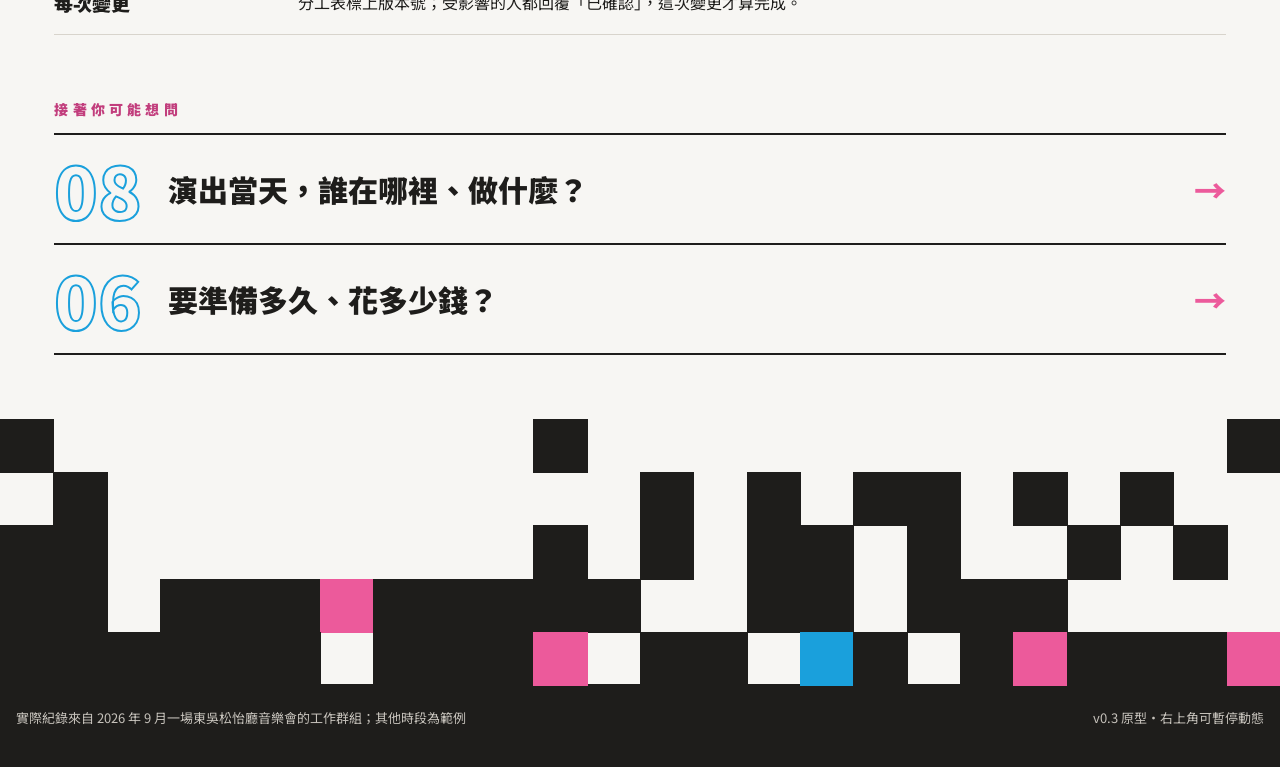
<file: staff.html>
<!doctype html>
<html lang="zh-Hant">
<head>
<meta charset="utf-8">
<meta name="viewport" content="width=device-width, initial-scale=1, viewport-fit=cover">
<meta name="claude:viewport-fit-sides" content="cover">
<title>時段分工表</title>
<link rel="preconnect" href="https://fonts.googleapis.com">
<link rel="stylesheet" href="https://fonts.googleapis.com/css2?family=Noto+Sans+TC:wght@400;500;700;900&display=swap">
<link rel="stylesheet" href="site.css">
<style>
*,*::before,*::after{box-sizing:border-box}
html,body{margin:0}
:root{padding-top:env(safe-area-inset-top,0px);padding-bottom:env(safe-area-inset-bottom,0px)}
.quote{position:relative;padding-block:40px}
.quote blockquote{margin:0;max-width:22em;font-size:clamp(26px,3.6vw,52px);font-weight:900;line-height:1.35;text-wrap:balance}
.quote blockquote::before{content:"「";color:var(--pink)}
.quote blockquote::after{content:"」";color:var(--pink)}
.quote cite{display:block;margin-top:14px;font-style:normal;font-size:14px;color:#4A4844}
.quote .flip{margin-top:28px;display:inline-block;font-size:clamp(18px,2vw,26px);font-weight:900;background:var(--cyan);padding:6px 12px}
.sec{padding-block:48px 8px}
.sec h2{margin:0 0 8px;font-size:clamp(26px,3vw,40px);font-weight:900}
.sec .sub{margin:0 0 22px;font-size:16px;line-height:1.7;max-width:40em}
.legend{display:flex;flex-wrap:wrap;gap:8px 18px;margin:0 0 16px;font-size:13px}
.legend span{display:inline-flex;align-items:center;gap:6px}
.legend i{width:14px;height:14px;display:inline-block;border:1px solid var(--ink)}
.scroll{overflow-x:auto;border:3px solid var(--ink);box-shadow:10px 10px 0 var(--pink);background:#F8F6F2}
table{border-collapse:collapse;width:100%;min-width:980px;font-size:14px;line-height:1.5}
th,td{border:1px solid #E2DFD8;padding:10px;vertical-align:top;text-align:left}
thead th{background:var(--ink);color:var(--light);font-weight:900;position:sticky;top:0}
thead th button{all:unset;cursor:pointer;display:block;width:100%;min-height:28px}
thead th button:focus-visible{outline:3px solid var(--cyan);outline-offset:2px}
thead th.on{background:var(--pink);color:var(--ink)}
tbody th{width:130px;background:#F7F6F3;font-weight:900;white-space:nowrap}
tbody th small{display:block;font-weight:500;color:#4A4844;margin-top:2px}
.tag{display:inline-block;margin-top:6px;font-size:11px;font-weight:700;padding:1px 6px;border:1px solid var(--ink)}
.tag.real{background:var(--cyan)}
td.c-move{background:#D3ECF8}
td.c-front{background:#F9D7E7}
td.c-tech{background:#FFFFFF}
td.c-show{background:var(--ink);color:var(--light)}
td.dim{opacity:.25}
td:empty::after{content:"—";color:#D8D4CC}
.cards{display:flex;flex-wrap:wrap;gap:8px;margin-bottom:18px}
.cards button{min-height:44px;padding:0 10px;border:0;font:inherit;font-size:15px;font-weight:700;cursor:pointer;color:#4A4844;
  background:linear-gradient(var(--pink),var(--pink)) no-repeat 10px 72% / 0 .4em}
.cards button[aria-pressed="true"]{color:var(--ink);font-weight:900;background-size:calc(100% - 20px) .4em}
.cards button:focus-visible{outline:3px solid var(--cyan);outline-offset:3px}
.card{background:#F8F6F2;border:3px solid var(--ink);box-shadow:10px 10px 0 var(--cyan);padding:24px;max-width:640px}
.card h3{margin:0 0 4px;font-size:28px;font-weight:900}
.card .meta{margin:0 0 16px;font-size:14px;color:#4A4844}
.card ol{margin:0;padding:0;list-style:none;display:flex;flex-direction:column}
.card li{display:flex;gap:16px;padding:12px 0;border-top:1px solid #E2DFD8;font-size:16px;line-height:1.6}
.card li b{flex:none;width:56px;font-variant-numeric:tabular-nums;color:var(--pink-deep)}
.card .ok{margin-top:16px;display:flex;align-items:center;gap:10px;font-size:15px;font-weight:700}
.card .ok input{width:22px;height:22px;accent-color:var(--pink)}
.rules{display:flex;flex-direction:column;border-top:3px solid var(--ink)}
.rules div{display:flex;flex-wrap:wrap;gap:6px 24px;padding:18px 0;border-bottom:1px solid #D8D4CC}
.rules b{flex:0 0 220px;font-size:19px;font-weight:900}
.rules span{flex:1 1 320px;font-size:16px;line-height:1.7;min-width:0}
</style>
</head>
<body>
<div id="root">
<div class="ticker" id="ticker"><div class="tk-view"><div class="tk-track"><span class="tk-g"><span class="tk-i">專注過程</span><span class="tk-i">從一張椅子、一個譜架，到演出落幕</span><span class="tk-i">一個窗口，資訊不落差</span><span class="tk-i">每一筆場館資料都有來源</span><span class="tk-i">先試放，再定案</span><span class="tk-i">[聯絡信箱]</span><span class="tk-i">LINE・Instagram：[帳號]</span></span><span class="tk-g" aria-hidden="true"><span class="tk-i">專注過程</span><span class="tk-i">從一張椅子、一個譜架，到演出落幕</span><span class="tk-i">一個窗口，資訊不落差</span><span class="tk-i">每一筆場館資料都有來源</span><span class="tk-i">先試放，再定案</span><span class="tk-i">[聯絡信箱]</span><span class="tk-i">LINE・Instagram：[帳號]</span></span></div></div><button type="button" class="tk-pause" aria-pressed="false" aria-label="暫停字帶">暫停</button></div>
<header class="top band"><a class="brand" href="index.html">[公司名稱]</a><nav><a class="back" href="index.html">← 問題總覽</a><button type="button" class="toggle" id="toggle" aria-pressed="false">暫停動態</button></nav></header>

<section class="phero band"><div class="inner">
<div class="eyebrow set"><b>09</b>時段分工</div>
<h1 class="ph1 in-l"><span class="hl">工作人員各自負責什麼？</span></h1>
<p class="lead set" style="animation-delay:300ms">每個時段、每個人，都寫上名字。<b>人越少，越要寫清楚</b>，因為沒有人可以補位。</p>
</div><div class="ghost" aria-hidden="true">09</div></section>

<div class="wavewrap" aria-hidden="true"><svg class="wave" width="2400" height="36"><defs><pattern id="sc" width="48" height="36" patternUnits="userSpaceOnUse"><path d="M0 18 q12 -14 24 0 t24 0" fill="none" stroke="#EC5A9B" stroke-width="4"/></pattern></defs><rect width="2400" height="36" fill="url(#sc)"/></svg></div>

<section class="quote band"><div class="inner">
<blockquote>不會有工作分配表，因為工作人員比較少，會比較機動。</blockquote>
<cite>— 一場音樂會的工作群組，演出前五天</cite>
<div class="flip">我們的做法：機動也要寫成 A／B 案。</div>
</div></section>

<section class="sec band"><div class="inner">
<h2>一張表看完全天</h2>
<p class="sub">以東吳松怡廳一場下午場音樂會為例。點欄位上的職稱，可以只看那個人的那一欄。標「實際紀錄」的時段來自真實的工作群組，其他是範例時間。</p>
<div class="legend" aria-label="顏色說明">
<span><i style="background:#D3ECF8"></i>搬運・擺位</span>
<span><i style="background:#F9D7E7"></i>前台・觀眾</span>
<span><i style="background:#FFFFFF"></i>技術・後勤</span>
<span><i style="background:#1E1D1B"></i>演出中</span>
</div>
<div class="scroll"><table id="grid"><thead></thead><tbody></tbody></table></div>
<p class="board-note">手機上可左右滑動。對外版本只寫職稱；真實姓名與聯絡方式存放在內部後台。</p>
</div></section>

<section class="sec band"><div class="inner">
<h2>一人一張任務卡</h2>
<p class="sub">演出前兩週，每個人只會收到自己的那一張。收到後勾選「已確認」，製作人才算完成發送。</p>
<div class="cards" id="cards" role="group" aria-label="選擇職稱"></div>
<div class="card" id="card" aria-live="polite"></div>
</div></section>

<section class="sec band"><div class="inner">
<h2>機動，也要事先寫好</h2>
<div class="rules">
<div><b>人手不足時</b><span>A 案：舞台助理 B 在 14:00 轉前台支援入場。B 案：前台 C 兼做遲到觀眾的曲間引導。兩案都事先寫進表裡，當天只需要喊「啟動 B 案」。</span></div>
<div><b>臨時換人</b><span>主持人或工作人員臨時更換時，只改人員名冊，不改分工表；職責跟著職稱走，新的人拿到同一張任務卡。</span></div>
<div><b>外部廠商</b><span>投影工程師不能離開機器：午餐由前台 C 依時間送到 3 樓，費用用團費支付，舞監負責核銷。這些事都寫進表裡，不留給當天臨時想起來。</span></div>
<div><b>每次變更</b><span>分工表標上版本號；受影響的人都回覆「已確認」，這次變更才算完成。</span></div>
</div>
</div></section>

<section class="rel band"><div class="inner"><h2>接著你可能想問</h2>
<a href="cue.html"><span class="n">08</span><span class="t">演出當天，誰在哪裡、做什麼？</span><span class="ar">→</span></a>
<a href="pricing.html"><span class="n">06</span><span class="t">要準備多久、花多少錢？</span><span class="ar">→</span></a>
</div></section>

<div class="pixels" data-pixels aria-hidden="true"></div>
<footer class="foot band"><div class="inner" style="display:contents"><span>實際紀錄來自 2026 年 9 月一場東吳松怡廳音樂會的工作群組；其他時段為範例</span><span>v0.3 原型・右上角可暫停動態</span></div></footer>
</div>
<script src="site.js"></script>
<script>
(function(){
var ROLES=['舞監','舞台助理 A','舞台助理 B','前台負責人','前台 C','投影組','司儀'];
// [time, label, source, category, {roleIndex: task}]
var BLOCKS=[
 ['08:50','搬運進場','real','move',{0:'在 B2 貨梯口點交鋼琴與用品',1:'搬鋼琴：B2 貨梯 → 2F 松怡廳',2:'搬用品：B2 貨梯 → 2F',4:'支援搬運'}],
 ['09:00','舞台擺位','real','move',{0:'依座位表核對椅子與譜架數量',1:'擺椅子、譜架',2:'定音鼓就位',4:'支援擺位'}],
 ['09:40','前台布置','real','front',{0:'確認舞台擺位完成',3:'前台、海報架、節目冊',4:'觀眾席布置、保留席標示'}],
 ['10:30','技術準備','example','tech',{0:'燈光、音控走一次 CUE',5:'3F 架設投影、測試影片',6:'領取司儀稿'}],
 ['12:00','午餐','real','tech',{0:'確認餐費核銷',4:'用團費買餐，送到 3F',5:'工程師不能離機，於 3F 用餐'}],
 ['13:00','樂團彩排','example','tech',{0:'逐條對 CUE',1:'換場演練',2:'換場演練',5:'影片與樂團對拍',6:'走位、試麥克風'}],
 ['14:00','開放入場','example','front',{0:'後台就位確認',3:'驗票與入場動線',4:'發節目冊、引導入座'}],
 ['14:30','演出','example','show',{0:'呼叫 CUE',1:'左側門',2:'右側門',3:'遲到觀眾曲間入場',5:'下半場影片播放',6:'開場與串場'}],
 ['16:30','撤場','example','tech',{0:'撤場確認、點交場館',1:'撤椅子與譜架',2:'鋼琴送回 B2',3:'前台撤收',4:'觀眾席復原',5:'撤投影設備'}]
];
var sel=0, focus=-1;
function esc(s){return String(s).replace(/[&<>"]/g,function(c){return {'&':'&amp;','<':'&lt;','>':'&gt;','"':'&quot;'}[c];});}
function grid(){
  var h='<tr><th scope="col">時段</th>';
  ROLES.forEach(function(r,i){h+='<th scope="col" class="'+(focus===i?'on':'')+'"><button type="button" data-r="'+i+'" aria-pressed="'+(focus===i)+'">'+esc(r)+'</button></th>';});
  document.querySelector('#grid thead').innerHTML=h+'</tr>';
  var b='';
  BLOCKS.forEach(function(k){
    b+='<tr><th scope="row">'+k[0]+'<small>'+esc(k[1])+'</small><span class="tag'+(k[2]==='real'?' real':'')+'">'+(k[2]==='real'?'實際紀錄':'範例')+'</span></th>';
    ROLES.forEach(function(r,i){
      var t=k[4][i]||'';
      var cls=(t?'c-'+k[3]:'')+(focus>=0&&focus!==i?' dim':'');
      b+='<td class="'+cls+'">'+esc(t)+'</td>';
    });
    b+='</tr>';
  });
  document.querySelector('#grid tbody').innerHTML=b;
}
function cards(){
  var h='';
  ROLES.forEach(function(r,i){h+='<button type="button" data-c="'+i+'" aria-pressed="'+(sel===i)+'">'+esc(r)+'</button>';});
  document.getElementById('cards').innerHTML=h;
  var tasks=BLOCKS.filter(function(k){return k[4][sel];});
  var c='<h3>'+esc(ROLES[sel])+'</h3><p class="meta">'+tasks.length+' 個時段・服裝：全黑上衣與長褲</p><ol>';
  tasks.forEach(function(k){c+='<li><b>'+k[0]+'</b><span>'+esc(k[4][sel])+'</span></li>';});
  c+='</ol><label class="ok"><input type="checkbox" id="ok-'+sel+'">我已看過，確認負責以上工作</label>';
  document.getElementById('card').innerHTML=c;
}
document.getElementById('grid').addEventListener('click',function(e){var b=e.target.closest('button[data-r]');if(!b)return;var r=+b.dataset.r;focus=focus===r?-1:r;grid();});
document.getElementById('cards').addEventListener('click',function(e){var b=e.target.closest('button[data-c]');if(!b)return;sel=+b.dataset.c;cards();});
grid();cards();
})();
</script>
<script>(function(){var t=document.getElementById('ticker');if(!t)return;var b=t.querySelector('.tk-pause');b.addEventListener('click',function(){var p=t.classList.toggle('paused');b.setAttribute('aria-pressed',p);b.textContent=p?'播放':'暫停';});})();</script>
</body>
</html>
</file>
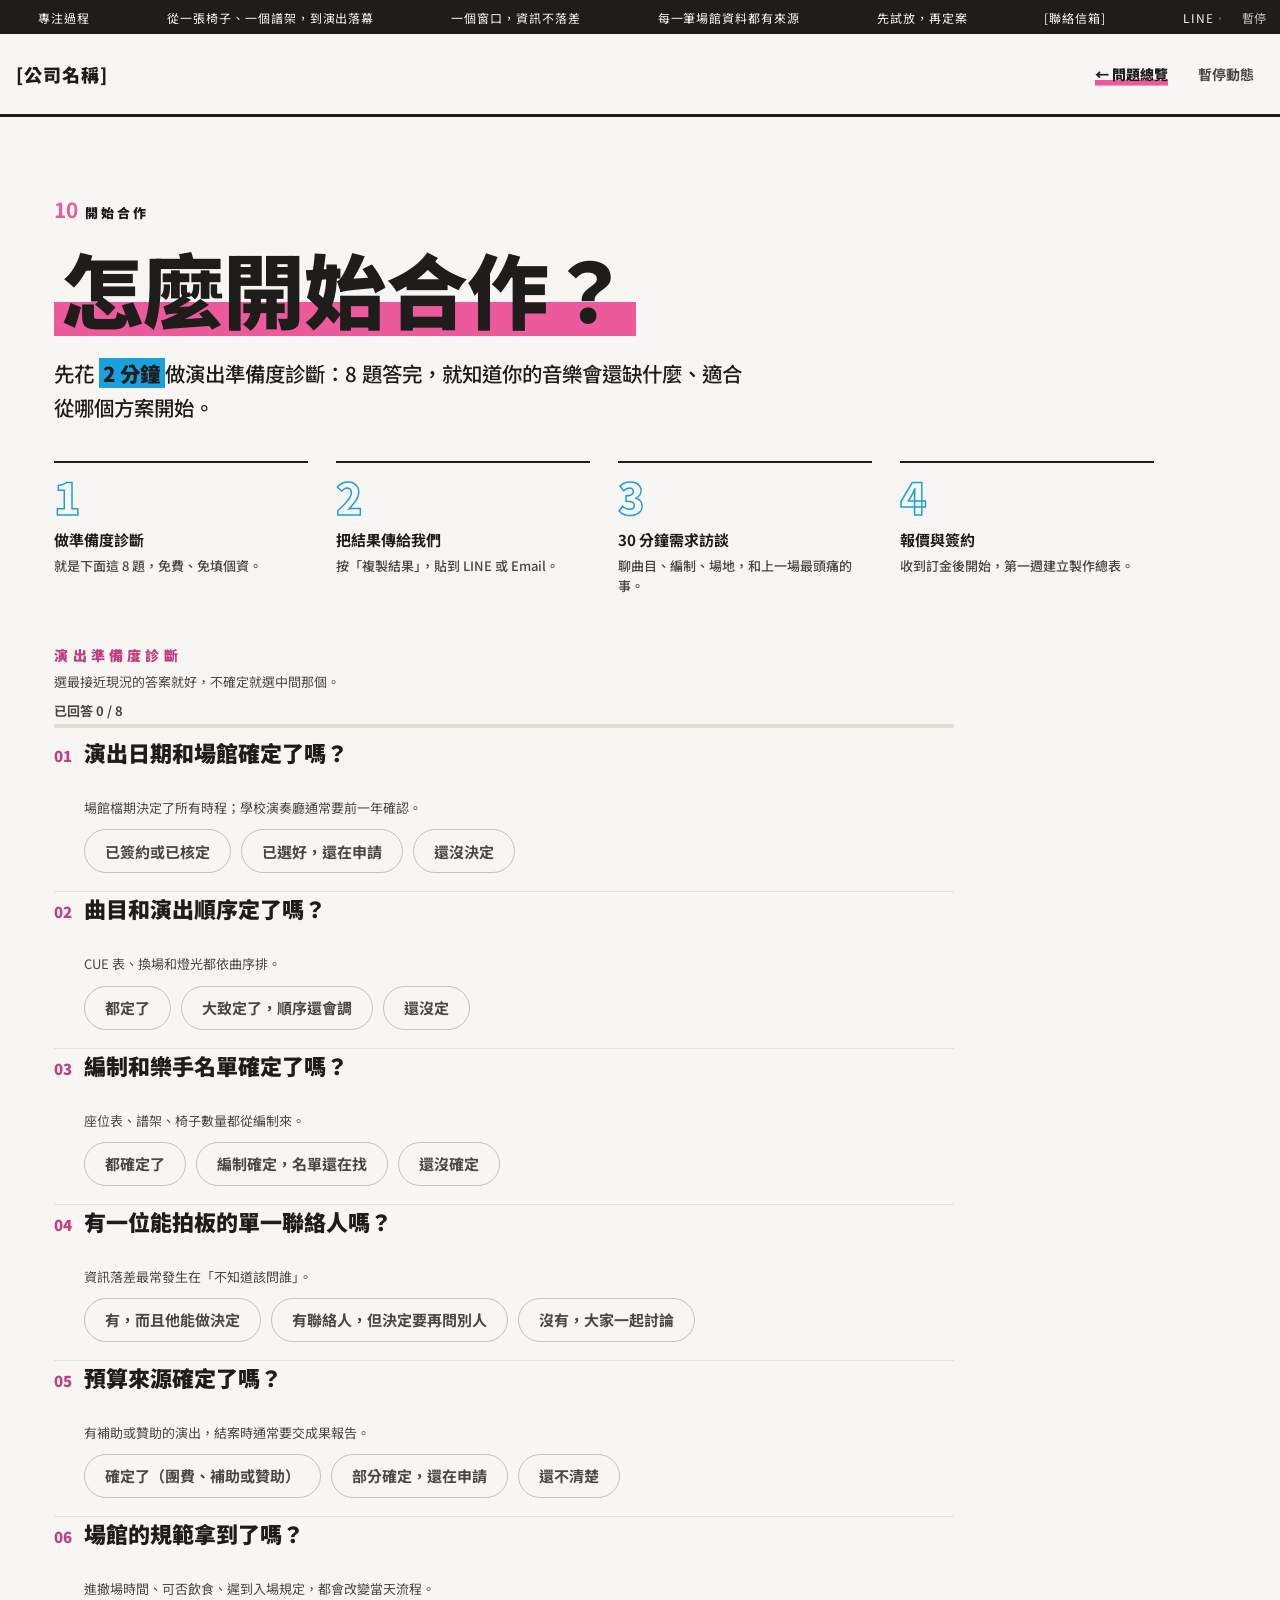
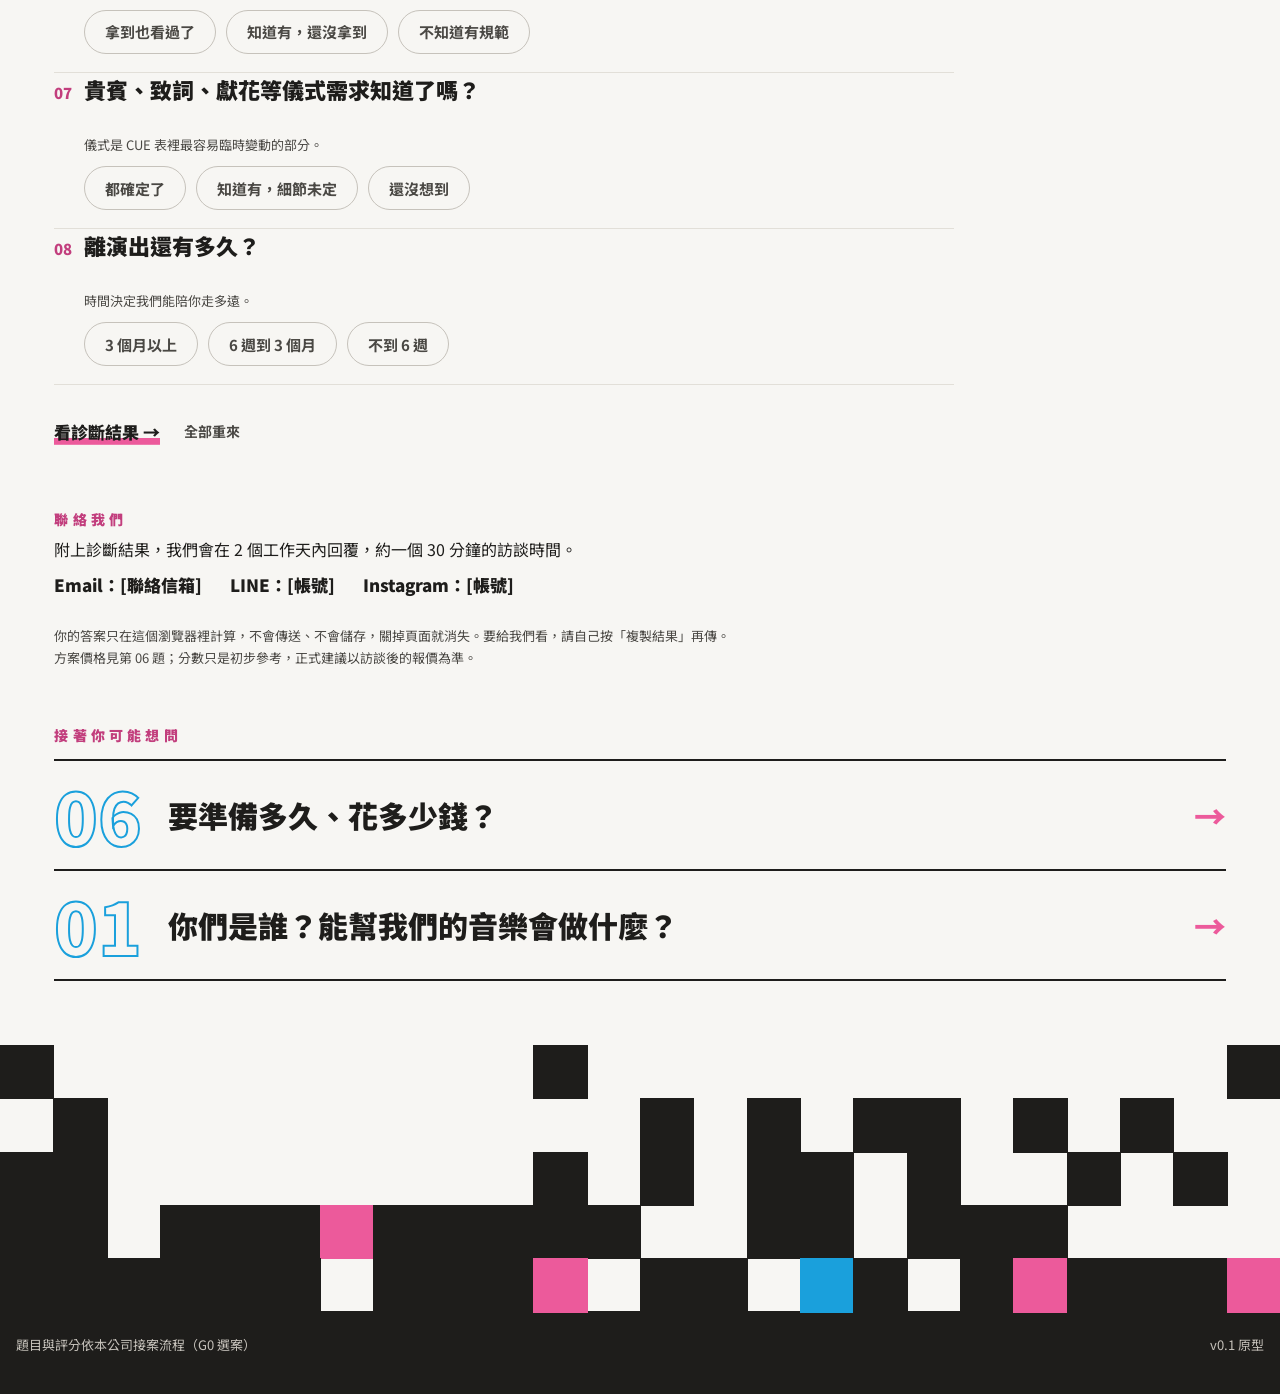
<file: start.html>
<!doctype html>
<html lang="zh-Hant">
<head>
<meta charset="utf-8">
<meta name="viewport" content="width=device-width, initial-scale=1, viewport-fit=cover">
<meta name="claude:viewport-fit-sides" content="cover">
<title>怎麼開始合作？・演出準備度診斷</title>
<meta name="description" content="花 2 分鐘回答 8 題演出準備度診斷，馬上知道你的音樂會還缺什麼、適合從哪個方案開始。答案只留在你的瀏覽器。">
<link rel="preconnect" href="https://fonts.googleapis.com">
<link rel="stylesheet" href="https://fonts.googleapis.com/css2?family=Noto+Sans+TC:wght@400;500;700;900&display=swap">
<link rel="stylesheet" href="site.css">
<style>
*,*::before,*::after{box-sizing:border-box}
html,body{margin:0}
:root{padding-top:env(safe-area-inset-top,0px);padding-bottom:env(safe-area-inset-bottom,0px)}

.steps{list-style:none;margin:8px 0 0;padding:0;display:grid;grid-template-columns:repeat(4,minmax(0,1fr));gap:18px 28px;max-width:1100px}
.steps li{padding-top:12px;border-top:2px solid var(--ink)}
.steps b{display:block;font-size:clamp(30px,3.4vw,44px);font-weight:900;line-height:1;color:transparent;-webkit-text-stroke:1.5px var(--cyan);margin-bottom:8px}
.steps span{font-size:15px;font-weight:700;line-height:1.6}
.steps small{display:block;font-size:13px;font-weight:500;color:#4A4844;margin-top:4px;line-height:1.6}

.quiz{max-width:900px;margin-top:48px}
.quiz h2,.result h2,.contact2 h2{margin:0 0 6px;font-size:14px;letter-spacing:.3em;font-weight:900;color:var(--pink-deep)}
.quiz .note{margin:0 0 8px;font-size:13px;color:#4A4844;line-height:1.7}
.progress{font-size:13px;font-weight:700;color:#4A4844;margin:0 0 4px;font-variant-numeric:tabular-nums}
.bar{height:4px;background:#E2DFD8;margin-bottom:8px}
.bar i{display:block;height:100%;width:0;background:var(--pink);transition:width 300ms cubic-bezier(.16,1,.3,1)}
fieldset{border:0;margin:0;padding:22px 0 18px;border-bottom:1px solid #E2DFD8;min-width:0}
legend{padding:0;font-size:clamp(18px,1.9vw,22px);font-weight:900;line-height:1.5;display:flex;gap:12px;align-items:baseline}
legend .n{font-size:15px;color:var(--pink-deep);font-variant-numeric:tabular-nums;flex:none}
.why{margin:6px 0 10px;font-size:13px;color:#4A4844;line-height:1.7;padding-left:30px}
.opts{display:flex;flex-wrap:wrap;gap:10px 10px;padding-left:30px}
.opts label{position:relative;display:inline-flex;cursor:pointer}
.opts input{position:absolute;opacity:0;width:1px;height:1px;margin:0}
.opts span{display:inline-flex;align-items:center;min-height:44px;padding:0 20px;border:1.5px solid #C6C2BB;border-radius:999px;font-size:15px;font-weight:700;color:#4A4844;background:transparent;
  transition:border-color 150ms ease,background-color 150ms ease,color 150ms ease}
.opts input:checked + span{border-color:var(--pink);background:#F9D7E7;color:var(--ink)}
.opts input:focus-visible + span{outline:3px solid var(--cyan);outline-offset:3px}
@media (hover:hover) and (pointer:fine){.opts label:hover span{border-color:var(--ink);color:var(--ink)}.opts label:hover input:checked + span{border-color:var(--pink)}}
.go{display:flex;flex-wrap:wrap;gap:8px 24px;align-items:center;margin-top:24px}
.btn{display:inline-flex;align-items:center;min-height:44px;padding:0;border:0;background:none;font:inherit;font-size:17px;font-weight:900;color:var(--ink);cursor:pointer;
  background-image:linear-gradient(var(--pink),var(--pink));background-repeat:no-repeat;background-position:0 78%;background-size:100% .4em}
.btn.sub{font-size:14px;font-weight:700;color:#4A4844;background-size:0 .4em}
.btn:focus-visible{outline:3px solid var(--cyan);outline-offset:4px}
.btn[disabled]{opacity:.45;cursor:not-allowed}
.missing{font-size:13px;color:var(--pink-deep);font-weight:700}

.result{max-width:900px;margin-top:56px;padding-top:18px;border-top:3px solid var(--ink)}
.result[hidden]{display:none}
.score{display:flex;align-items:baseline;gap:18px;flex-wrap:wrap;margin:6px 0 4px}
.score b{font-size:clamp(64px,9vw,120px);font-weight:900;line-height:1;font-variant-numeric:tabular-nums}
.score small{font-size:20px;font-weight:700;color:#4A4844}
.level{font-size:clamp(24px,3vw,36px);font-weight:900;margin:4px 0 10px}
.level .hl{mix-blend-mode:normal}
.summary{font-size:16px;line-height:1.8;max-width:40em;margin:0}
.gaps{margin:26px 0 0}
.gaps h3,.plan h3{margin:0 0 6px;font-size:16px;font-weight:900}
.gaps ol{margin:0;padding-left:1.4em;font-size:15px;line-height:1.8}
.gaps li{margin-bottom:8px}
.gaps li b{display:block}
.gaps li span{font-size:14px;color:#4A4844}
.plan{margin-top:26px;padding-top:14px;border-top:3px solid var(--pink)}
.plan p{margin:0;font-size:15px;line-height:1.8}
.plan .big{font-size:22px;font-weight:900;margin-bottom:4px}
.copied{font-size:13px;color:var(--cyan-deep);font-weight:700}

.contact2{max-width:900px;margin-top:56px}
.contact2 p{margin:0 0 6px;font-size:16px;line-height:1.8}
.contact2 .ch{display:flex;flex-wrap:wrap;gap:4px 28px;margin-top:8px;font-size:17px;font-weight:900}
.privacy{margin:28px 0 0;font-size:13px;color:#4A4844;line-height:1.7;max-width:52em}

@media (max-width:760px){
  .steps{grid-template-columns:repeat(2,minmax(0,1fr))}
  .why,.opts{padding-left:0}
}
@media (prefers-reduced-motion: reduce){.bar i,.opts span{transition:none}}
</style>
</head>
<body>
<div id="root">
<div class="ticker" id="ticker"><div class="tk-view"><div class="tk-track"><span class="tk-g"><span class="tk-i">專注過程</span><span class="tk-i">從一張椅子、一個譜架，到演出落幕</span><span class="tk-i">一個窗口，資訊不落差</span><span class="tk-i">每一筆場館資料都有來源</span><span class="tk-i">先試放，再定案</span><span class="tk-i">[聯絡信箱]</span><span class="tk-i">LINE・Instagram：[帳號]</span></span><span class="tk-g" aria-hidden="true"><span class="tk-i">專注過程</span><span class="tk-i">從一張椅子、一個譜架，到演出落幕</span><span class="tk-i">一個窗口，資訊不落差</span><span class="tk-i">每一筆場館資料都有來源</span><span class="tk-i">先試放，再定案</span><span class="tk-i">[聯絡信箱]</span><span class="tk-i">LINE・Instagram：[帳號]</span></span></div></div><button type="button" class="tk-pause" aria-pressed="false" aria-label="暫停字帶">暫停</button></div>
<header class="top band"><a class="brand" href="index.html">[公司名稱]</a><nav><a class="back" href="index.html">← 問題總覽</a><button type="button" class="toggle" id="toggle" aria-pressed="false">暫停動態</button></nav></header>
<section class="phero band"><div class="inner">
<div class="eyebrow set"><b>10</b>開始合作</div>
<h1 class="ph1 in-l"><span class="hl">怎麼開始合作？</span></h1>
<p class="lead set" style="animation-delay:300ms">先花 <b>2 分鐘</b>做演出準備度診斷：8 題答完，就知道你的音樂會還缺什麼、適合從哪個方案開始。</p>
</div><div class="ghost" aria-hidden="true">10</div></section>

<section class="band"><div class="inner">
<ol class="steps" aria-label="合作的四個步驟">
  <li><b>1</b><span>做準備度診斷</span><small>就是下面這 8 題，免費、免填個資。</small></li>
  <li><b>2</b><span>把結果傳給我們</span><small>按「複製結果」，貼到 LINE 或 Email。</small></li>
  <li><b>3</b><span>30 分鐘需求訪談</span><small>聊曲目、編制、場地，和上一場最頭痛的事。</small></li>
  <li><b>4</b><span>報價與簽約</span><small>收到訂金後開始，第一週建立製作總表。</small></li>
</ol>

<form class="quiz" id="quiz" novalidate>
  <h2>演出準備度診斷</h2>
  <p class="note">選最接近現況的答案就好，不確定就選中間那個。</p>
  <p class="progress" id="prog" aria-live="polite">已回答 0 / 8</p>
  <div class="bar" aria-hidden="true"><i id="barI"></i></div>
  <div id="qs"></div>
  <div class="go">
    <button type="submit" class="btn" id="submit">看診斷結果 →</button>
    <button type="reset" class="btn sub" id="redo">全部重來</button>
    <span class="missing" id="missing" aria-live="polite"></span>
  </div>
</form>

<section class="result" id="result" hidden tabindex="-1" aria-labelledby="resH">
  <h2 id="resH">診斷結果</h2>
  <div class="score"><b id="rScore">0</b><small>/ 16 分</small></div>
  <p class="level"><span class="hl" id="rLevel"></span></p>
  <p class="summary" id="rSum"></p>
  <div class="gaps" id="rGaps"></div>
  <div class="plan">
    <h3>建議從這裡開始</h3>
    <p class="big" id="rPlan"></p>
    <p id="rPlanWhy"></p>
  </div>
  <div class="go">
    <button type="button" class="btn" id="copy">複製結果，傳給我們</button>
    <a class="btn sub" href="pricing.html">看三個方案的完整內容</a>
    <span class="copied" id="copied" aria-live="polite"></span>
  </div>
</section>

<section class="contact2" aria-labelledby="ctH">
  <h2 id="ctH">聯絡我們</h2>
  <p>附上診斷結果，我們會在 2 個工作天內回覆，約一個 30 分鐘的訪談時間。</p>
  <div class="ch"><span>Email：[聯絡信箱]</span><span>LINE：[帳號]</span><span>Instagram：[帳號]</span></div>
</section>

<p class="privacy">你的答案只在這個瀏覽器裡計算，不會傳送、不會儲存，關掉頁面就消失。要給我們看，請自己按「複製結果」再傳。方案價格見第 06 題；分數只是初步參考，正式建議以訪談後的報價為準。</p>
</div></section>

<section class="rel band"><div class="inner"><h2>接著你可能想問</h2><a href="pricing.html"><span class="n">06</span><span class="t">要準備多久、花多少錢？</span><span class="ar">→</span></a><a href="about.html"><span class="n">01</span><span class="t">你們是誰？能幫我們的音樂會做什麼？</span><span class="ar">→</span></a></div></section>
<div class="pixels" data-pixels aria-hidden="true"></div>
<footer class="foot band"><div class="inner" style="display:contents"><span>題目與評分依本公司接案流程（G0 選案）</span><span>v0.1 原型</span></div></footer>
</div>
<script src="site.js"></script>
<script>
(function(){
/* same 8 items and thresholds as the internal SOP gate G0 */
var Q=[
 {t:'演出日期和場館確定了嗎？',why:'場館檔期決定了所有時程；學校演奏廳通常要前一年確認。',o:['已簽約或已核定','已選好，還在申請','還沒決定'],
  gap:'先鎖定場館與日期',tip:'場館通常要提早申請檔期。先列 2–3 個候選日期，向場館確認可用時段與申請流程。'},
 {t:'曲目和演出順序定了嗎？',why:'CUE 表、換場和燈光都依曲序排。',o:['都定了','大致定了，順序還會調','還沒定'],
  gap:'定下曲目與演出順序',tip:'至少在演出前 2 個月定曲目；順序可以晚一點，但換場多的曲子要先排好位置。'},
 {t:'編制和樂手名單確定了嗎？',why:'座位表、譜架、椅子數量都從編制來。',o:['都確定了','編制確定，名單還在找','還沒確定'],
  gap:'確定編制與樂手名單',tip:'先定各聲部人數就能開始排座位；名單可以後補，但要在演出前 6 週確定。'},
 {t:'有一位能拍板的單一聯絡人嗎？',why:'資訊落差最常發生在「不知道該問誰」。',o:['有，而且他能做決定','有聯絡人，但決定要再問別人','沒有，大家一起討論'],
  gap:'指定一位能拍板的聯絡人',tip:'所有決定都經過同一個人，其他人只要看最新版本就好，群組裡不再各說各話。'},
 {t:'預算來源確定了嗎？',why:'有補助或贊助的演出，結案時通常要交成果報告。',o:['確定了（團費、補助或贊助）','部分確定，還在申請','還不清楚'],
  gap:'確認預算來源',tip:'若要申請補助，送件期限常在演出前半年到一年，先查好時程；有補助就要預留結案報告的工作。'},
 {t:'場館的規範拿到了嗎？',why:'進撤場時間、可否飲食、遲到入場規定，都會改變當天流程。',o:['拿到也看過了','知道有，還沒拿到','不知道有規範'],
  gap:'向場館索取使用規範',tip:'問清楚：時段、進撤場、彩排時段、可否錄影、遲到入場規定、需要哪些保險。'},
 {t:'貴賓、致詞、獻花等儀式需求知道了嗎？',why:'儀式是 CUE 表裡最容易臨時變動的部分。',o:['都確定了','知道有，細節未定','還沒想到'],
  gap:'列出貴賓與儀式流程',tip:'誰致詞、幾分鐘、誰上台獻花、紀念品誰拿——每一項都要指定一位負責人。'},
 {t:'離演出還有多久？',why:'時間決定我們能陪你走多遠。',o:['3 個月以上','6 週到 3 個月','不到 6 週'],
  gap:'時間很緊',tip:'不到 6 週仍然可以做，但只能優先處理最關鍵的資料；請儘快聯絡我們。'}
];
var qs=document.getElementById('qs'), h='';
Q.forEach(function(q,i){
  h+='<fieldset><legend><span class="n">'+String(i+1).padStart(2,'0')+'</span>'+q.t+'</legend><p class="why">'+q.why+'</p><div class="opts">';
  q.o.forEach(function(o,k){h+='<label><input type="radio" name="q'+i+'" value="'+(2-k)+'"><span>'+o+'</span></label>';});
  h+='</div></fieldset>';
});
qs.innerHTML=h;
var form=document.getElementById('quiz'), prog=document.getElementById('prog'), barI=document.getElementById('barI'), miss=document.getElementById('missing');
function answers(){return Q.map(function(_,i){var c=form.querySelector('input[name="q'+i+'"]:checked');return c?+c.value:null;});}
function update(){var a=answers(),n=a.filter(function(v){return v!==null;}).length;prog.textContent='已回答 '+n+' / 8';barI.style.width=(n/8*100)+'%';if(n===8)miss.textContent='';}
form.addEventListener('change',update);
form.addEventListener('reset',function(){setTimeout(function(){update();document.getElementById('result').hidden=true;miss.textContent='';},0);});
var last='';
form.addEventListener('submit',function(e){
  e.preventDefault();
  var a=answers(), first=a.indexOf(null);
  if(first>=0){miss.textContent='還有 '+a.filter(function(v){return v===null;}).length+' 題沒回答';form.querySelectorAll('fieldset')[first].querySelector('input').focus();return;}
  var s=a.reduce(function(x,y){return x+y;},0), time=a[7];
  var level,sum;
  if(s>=12){level='準備得不錯';sum='主要的資料都齊了，接下來最值得投資的是「資訊不落差」：讓每個人在對的時間拿到對的那一版。';}
  else if(s>=8){level='還有幾個缺口';sum='演出的骨架有了，但下面幾件事還沒定，最容易在演出前兩週變成臨時狀況。建議先補這幾項。';}
  else{level='先把基礎打好';sum='現在找製作團隊還太早，先把下面幾件事定下來最划算。可以帶著這份清單來找我們聊，免費。';}
  var gaps=[];a.forEach(function(v,i){if(v<2)gaps.push(i);});
  gaps.sort(function(x,y){return a[x]-a[y];});
  var g='';
  if(gaps.length){g='<h3>還缺的 '+gaps.length+' 件事（從最急的開始）</h3><ol>';gaps.forEach(function(i){g+='<li><b>'+Q[i].gap+'</b><span>'+Q[i].tip+'</span></li>';});g+='</ol>';}
  else g='<h3>沒有明顯的缺口</h3><p class="summary">8 題都拿到滿分。</p>';
  var plan,why;
  if(time===0){plan='直接聯絡我們';why='離演出不到 6 週，任何方案的標準時程都來不及，我們會一起看還能先做哪幾件最關鍵的事。';}
  else if(s<8){plan='先不用委託，先補缺口';why='把上面的事情定下來再來找我們，費用和時間都會省很多。需要的話，也可以先預約按時數計費的顧問諮詢。';}
  else if(s<12){plan='基本・資訊包';why='從資料整理開始：座位表、分角色 CUE 表、時段分工表一次做好，缺口會在訪談時一起補齊。首發價 19,800 元／場（前 3 團）。';}
  else if(time===2){plan='標準・舞台監製＋資訊包';why='時間充裕、資料也齊，可以從彩排到演出當天都交給我們，含每週變更管理與 2 位舞台助理。若有補助或贊助要結案，可以考慮加值方案。';}
  else{plan='基本・資訊包，或標準方案';why='資料很齊，但時間介於 6 週到 3 個月。基本方案一定來得及；如果希望我們彩排與演出當天到場，請儘早聯絡確認檔期。';}
  document.getElementById('rScore').textContent=s;
  document.getElementById('rLevel').textContent=level;
  document.getElementById('rSum').textContent=sum;
  document.getElementById('rGaps').innerHTML=g;
  document.getElementById('rPlan').textContent=plan;
  document.getElementById('rPlanWhy').textContent=why;
  last='【演出準備度診斷】'+s+' / 16 分・'+level+'\n'+Q.map(function(q,i){return (i+1)+'. '+q.t+' → '+q.o[2-a[i]];}).join('\n')+'\n建議：'+plan;
  var r=document.getElementById('result');r.hidden=false;r.focus({preventScroll:true});
  r.scrollIntoView({behavior:matchMedia('(prefers-reduced-motion: reduce)').matches?'auto':'smooth',block:'start'});
  document.getElementById('copied').textContent='';
});
document.getElementById('copy').addEventListener('click',function(){
  var done=function(){document.getElementById('copied').textContent='已複製，可以貼到 LINE 或 Email 了';};
  if(navigator.clipboard&&navigator.clipboard.writeText){navigator.clipboard.writeText(last).then(done,fallback);}else fallback();
  function fallback(){var t=document.createElement('textarea');t.value=last;t.setAttribute('readonly','');t.style.position='fixed';t.style.opacity='0';document.body.appendChild(t);t.select();try{document.execCommand('copy');done();}catch(e){document.getElementById('copied').textContent='無法自動複製，請手動選取上面的結果';}document.body.removeChild(t);}
});
})();
</script>
</body>
</html>
</file>
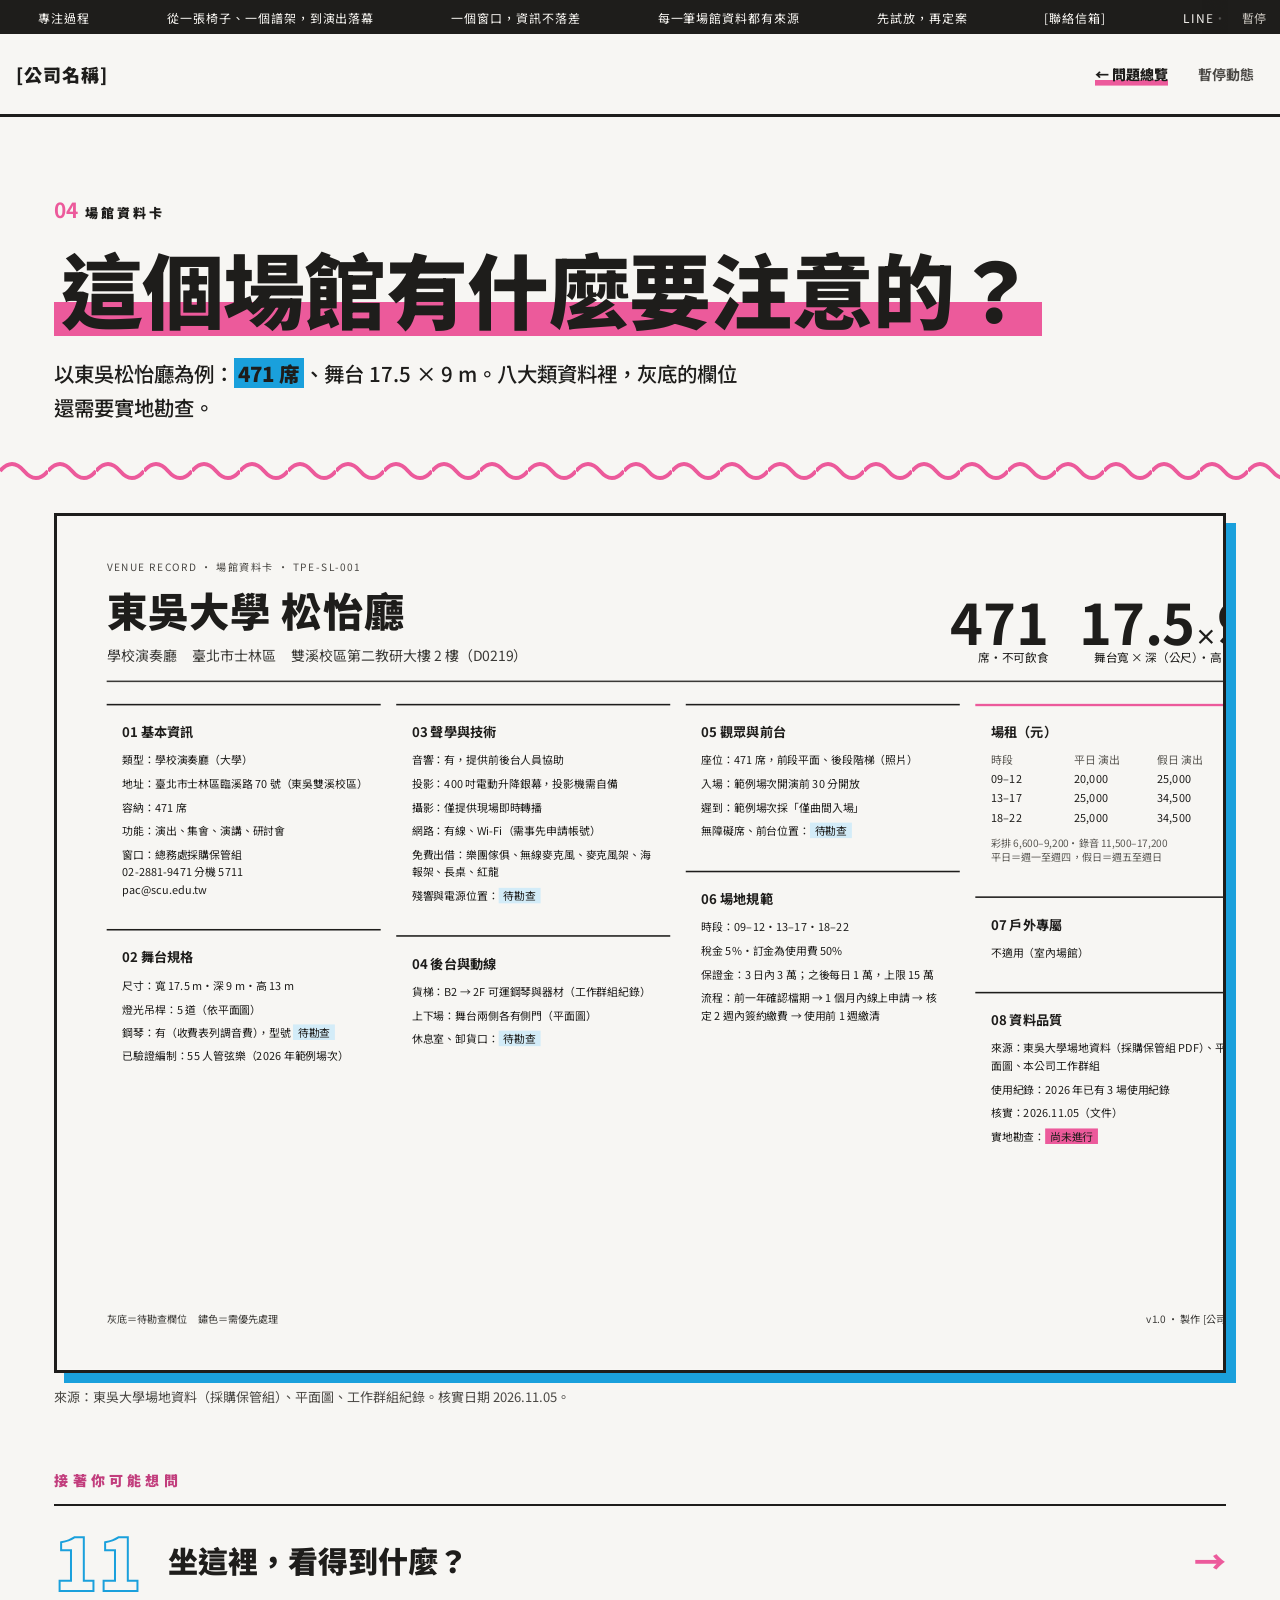
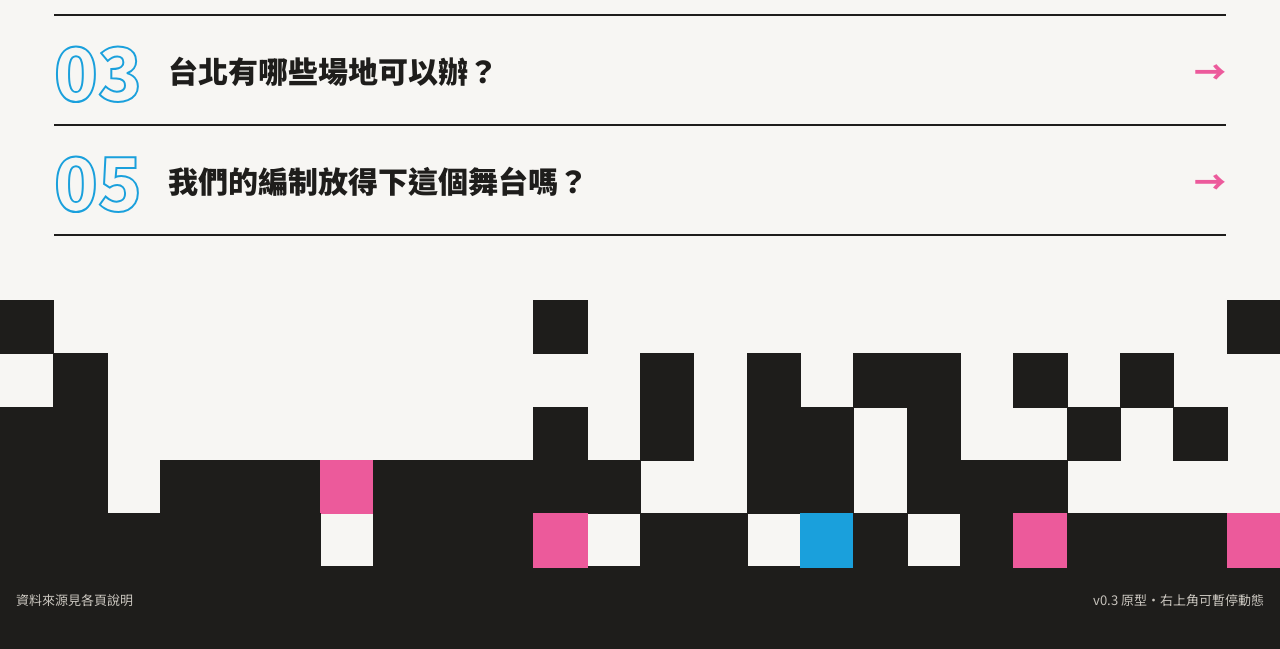
<file: venue.html>
<!doctype html>
<html lang="zh-Hant">
<head>
<meta charset="utf-8">
<meta name="viewport" content="width=device-width, initial-scale=1, viewport-fit=cover">
<meta name="claude:viewport-fit-sides" content="cover">
<title>場館資料卡・東吳松怡廳</title>
<link rel="preconnect" href="https://fonts.googleapis.com">
<link rel="stylesheet" href="https://fonts.googleapis.com/css2?family=Noto+Sans+TC:wght@400;500;700;900&display=swap">
<link rel="stylesheet" href="site.css">
<style>
*,*::before,*::after{box-sizing:border-box}
html,body{margin:0}
:root{padding-top:env(safe-area-inset-top,0px);padding-bottom:env(safe-area-inset-bottom,0px)}
img{max-width:100%}




</style>
</head>
<body>
<div id="root">
<div class="ticker" id="ticker"><div class="tk-view"><div class="tk-track"><span class="tk-g"><span class="tk-i">專注過程</span><span class="tk-i">從一張椅子、一個譜架，到演出落幕</span><span class="tk-i">一個窗口，資訊不落差</span><span class="tk-i">每一筆場館資料都有來源</span><span class="tk-i">先試放，再定案</span><span class="tk-i">[聯絡信箱]</span><span class="tk-i">LINE・Instagram：[帳號]</span></span><span class="tk-g" aria-hidden="true"><span class="tk-i">專注過程</span><span class="tk-i">從一張椅子、一個譜架，到演出落幕</span><span class="tk-i">一個窗口，資訊不落差</span><span class="tk-i">每一筆場館資料都有來源</span><span class="tk-i">先試放，再定案</span><span class="tk-i">[聯絡信箱]</span><span class="tk-i">LINE・Instagram：[帳號]</span></span></div></div><button type="button" class="tk-pause" aria-pressed="false" aria-label="暫停字帶">暫停</button></div>
<header class="top band"><a class="brand" href="index.html">[公司名稱]</a><nav><a class="back" href="index.html">← 問題總覽</a><button type="button" class="toggle" id="toggle" aria-pressed="false">暫停動態</button></nav></header>
<section class="phero band"><div class="inner">
<div class="eyebrow set"><b>04</b>場館資料卡</div>
<h1 class="ph1 in-l"><span class="hl">這個場館有什麼要注意的？</span></h1>
<p class="lead set" style="animation-delay:300ms">以東吳松怡廳為例：<b>471 席</b>、舞台 17.5 × 9 m。八大類資料裡，灰底的欄位還需要實地勘查。</p>
</div><div class="ghost" aria-hidden="true">04</div></section>
<div class="wavewrap" aria-hidden="true"><svg class="wave" width="2400" height="36"><defs><pattern id="sc" width="48" height="36" patternUnits="userSpaceOnUse"><path d="M0 18 q12 -14 24 0 t24 0" fill="none" stroke="#EC5A9B" stroke-width="4"/></pattern></defs><rect width="2400" height="36" fill="url(#sc)"/></svg></div>
<section class="board-sec band"><div class="inner">
<div class="board" data-w="1600" data-h="1100"><div class="board-scale" style="position:relative;overflow:hidden"><div class="board-inner" style="position:absolute;left:0;top:0">


<div style="position: relative; width: 1600px; height: 1100px; box-sizing: border-box; padding: 56px 64px; background: #F7F6F3; font-family: 'Source Han Sans TC', 'Noto Sans TC', sans-serif; color: #1E1D1B; display: flex; flex-direction: column; gap: 28px">

<div style="display: flex; justify-content: space-between; align-items: flex-end; border-bottom: 2px solid #3B3A37; padding-bottom: 20px">
<div style="display: flex; flex-direction: column; gap: 8px">
<div style="font-size: 13px; letter-spacing: 0.14em; color: #4A4844">VENUE RECORD ・ 場館資料卡 ・ TPE-SL-001</div>
<h1 style="margin: 0; font-size: 52px; font-weight: 900; letter-spacing: 0.02em">東吳大學 松怡廳</h1>
<div style="font-size: 18px; color: #3B3A37; display: flex; gap: 20px"><span>學校演奏廳</span><span>臺北市士林區</span><span>雙溪校區第二教研大樓 2 樓（D0219）</span></div>
</div>
<div style="display: flex; gap: 40px; align-items: flex-end">
<div style="display: flex; flex-direction: column; align-items: flex-end"><span style="font-size: 72px; font-weight: 700; line-height: 1">471</span><span style="font-size: 15px">席・不可飲食</span></div>
<div style="display: flex; flex-direction: column; align-items: flex-end"><span style="font-size: 72px; font-weight: 700; line-height: 1">17.5<span style="font-size: 28px">×</span>9</span><span style="font-size: 15px">舞台寬 × 深（公尺）・高 13 m</span></div>
</div>
</div>

<div style="display: grid; grid-template-columns: repeat(4, minmax(0, 1fr)); gap: 20px; flex-grow: 1">

<div style="display: flex; flex-direction: column; gap: 20px">
<section style="background: transparent; border-top: 2px solid #1E1D1B; padding: 20px; display: flex; flex-direction: column; gap: 8px; font-size: 14px; line-height: 1.6">
<h2 style="margin: 0 0 4px; font-size: 17px; font-weight: 700">01 基本資訊</h2>
<div>類型：學校演奏廳（大學）</div>
<div>地址：臺北市士林區臨溪路 70 號（東吳雙溪校區）</div>
<div>容納：471 席</div>
<div>功能：演出、集會、演講、研討會</div>
<div>窗口：總務處採購保管組<br>02-2881-9471 分機 5711<br>pac@scu.edu.tw</div>
</section>
<section style="background: transparent; border-top: 2px solid #1E1D1B; padding: 20px; display: flex; flex-direction: column; gap: 8px; font-size: 14px; line-height: 1.6">
<h2 style="margin: 0 0 4px; font-size: 17px; font-weight: 700">02 舞台規格</h2>
<div>尺寸：寬 17.5 m・深 9 m・高 13 m</div>
<div>燈光吊桿：5 道（依平面圖）</div>
<div>鋼琴：有（收費表列調音費），型號 <span style="background: #D3ECF8; padding: 0 6px">待勘查</span></div>
<div>已驗證編制：55 人管弦樂（2026 年範例場次）</div>
</section>
</div>

<div style="display: flex; flex-direction: column; gap: 20px">
<section style="background: transparent; border-top: 2px solid #1E1D1B; padding: 20px; display: flex; flex-direction: column; gap: 8px; font-size: 14px; line-height: 1.6">
<h2 style="margin: 0 0 4px; font-size: 17px; font-weight: 700">03 聲學與技術</h2>
<div>音響：有，提供前後台人員協助</div>
<div>投影：400 吋電動升降銀幕，投影機需自備</div>
<div>攝影：僅提供現場即時轉播</div>
<div>網路：有線、Wi-Fi（需事先申請帳號）</div>
<div>免費出借：樂團傢俱、無線麥克風、麥克風架、海報架、長桌、紅龍</div>
<div>殘響與電源位置：<span style="background: #D3ECF8; padding: 0 6px">待勘查</span></div>
</section>
<section style="background: transparent; border-top: 2px solid #1E1D1B; padding: 20px; display: flex; flex-direction: column; gap: 8px; font-size: 14px; line-height: 1.6">
<h2 style="margin: 0 0 4px; font-size: 17px; font-weight: 700">04 後台與動線</h2>
<div>貨梯：B2 → 2F 可運鋼琴與器材（工作群組紀錄）</div>
<div>上下場：舞台兩側各有側門（平面圖）</div>
<div>休息室、卸貨口：<span style="background: #D3ECF8; padding: 0 6px">待勘查</span></div>
</section>
</div>

<div style="display: flex; flex-direction: column; gap: 20px">
<section style="background: transparent; border-top: 2px solid #1E1D1B; padding: 20px; display: flex; flex-direction: column; gap: 8px; font-size: 14px; line-height: 1.6">
<h2 style="margin: 0 0 4px; font-size: 17px; font-weight: 700">05 觀眾與前台</h2>
<div>座位：471 席，前段平面、後段階梯（照片）</div>
<div>入場：範例場次開演前 30 分開放</div>
<div>遲到：範例場次採「僅曲間入場」</div>
<div>無障礙席、前台位置：<span style="background: #D3ECF8; padding: 0 6px">待勘查</span></div>
</section>
<section style="background: transparent; border-top: 2px solid #1E1D1B; padding: 20px; display: flex; flex-direction: column; gap: 8px; font-size: 14px; line-height: 1.6">
<h2 style="margin: 0 0 4px; font-size: 17px; font-weight: 700">06 場地規範</h2>
<div>時段：09–12・13–17・18–22</div>
<div>稅金 5%・訂金為使用費 50%</div>
<div>保證金：3 日內 3 萬；之後每日 1 萬，上限 15 萬</div>
<div>流程：前一年確認檔期 → 1 個月內線上申請 → 核定 2 週內簽約繳費 → 使用前 1 週繳清</div>
</section>
</div>

<div style="display: flex; flex-direction: column; gap: 20px">
<section style="background: transparent; border-top: 3px solid #EC5A9B; color: #1E1D1B; padding: 20px; display: flex; flex-direction: column; gap: 6px; font-size: 14px; line-height: 1.5">
<h2 style="margin: 0 0 6px; font-size: 17px; font-weight: 700">場租（元）</h2>
<div style="display: grid; grid-template-columns: repeat(3, minmax(0, 1fr)); gap: 4px 8px">
<span style="color: #5A5853">時段</span><span style="color: #5A5853">平日 演出</span><span style="color: #5A5853">假日 演出</span>
<span>09–12</span><span>20,000</span><span>25,000</span>
<span>13–17</span><span>25,000</span><span>34,500</span>
<span>18–22</span><span>25,000</span><span>34,500</span>
</div>
<div style="color: #5A5853; font-size: 13px; margin-top: 6px">彩排 6,600–9,200・錄音 11,500–17,200<br>平日＝週一至週四，假日＝週五至週日</div>
</section>
<section style="background: transparent; border-top: 2px solid #1E1D1B; padding: 20px; display: flex; flex-direction: column; gap: 8px; font-size: 14px; line-height: 1.6">
<h2 style="margin: 0 0 4px; font-size: 17px; font-weight: 700">07 戶外專屬</h2>
<div>不適用（室內場館）</div>
</section>
<section style="background: transparent; border-top: 2px solid #1E1D1B; padding: 20px; display: flex; flex-direction: column; gap: 8px; font-size: 14px; line-height: 1.6">
<h2 style="margin: 0 0 4px; font-size: 17px; font-weight: 700">08 資料品質</h2>
<div>來源：東吳大學場地資料（採購保管組 PDF）、平面圖、本公司工作群組</div>
<div>使用紀錄：2026 年已有 3 場使用紀錄</div>
<div>核實：2026.11.05（文件）</div>
<div>實地勘查：<span style="background: #EC5A9B; color: #1E1D1B; padding: 0 6px">尚未進行</span></div>
</section>
</div>

</div>
<div style="display: flex; justify-content: space-between; font-size: 13px; color: #3B3A37"><span>灰底＝待勘查欄位　鏽色＝需優先處理</span><span>v1.0 ・ 製作 [公司名稱]</span></div>
</div>

</div></div></div>
<p class="board-note">來源：東吳大學場地資料（採購保管組）、平面圖、工作群組紀錄。核實日期 2026.11.05。</p>
</div></section>
<section class="rel band"><div class="inner"><h2>接著你可能想問</h2><a href="view.html"><span class="n">11</span><span class="t">坐這裡，看得到什麼？</span><span class="ar">→</span></a><a href="map.html"><span class="n">03</span><span class="t">台北有哪些場地可以辦？</span><span class="ar">→</span></a><a href="plan.html"><span class="n">05</span><span class="t">我們的編制放得下這個舞台嗎？</span><span class="ar">→</span></a></div></section>
<div class="pixels" data-pixels aria-hidden="true"></div>
<footer class="foot band"><div class="inner" style="display:contents"><span>資料來源見各頁說明</span><span>v0.3 原型・右上角可暫停動態</span></div></footer>
</div>
<script src="site.js"></script>

<script>(function(){var t=document.getElementById('ticker');if(!t)return;var b=t.querySelector('.tk-pause');b.addEventListener('click',function(){var p=t.classList.toggle('paused');b.setAttribute('aria-pressed',p);b.textContent=p?'播放':'暫停';});})();</script>
</body>
</html>
</file>
<file: site.css>
/* Shared shell for all inner pages: paper ground, pink + cyan overprint, 思源黑體 */
:root{
  --paper:#F7F6F3; --ink:#1E1D1B; --pink:#EC5A9B; --pink-deep:#C23E7D; --cyan:#1AA0DC; --cyan-deep:#127BAA;
  --stone:#9A968F; --mist:#C6C2BB; --light:#F4F2EE;
  --font:'Source Han Sans TC','Noto Sans TC','PingFang TC','Microsoft JhengHei',sans-serif;
  --gutter-l:max(16px, env(safe-area-inset-left, 0px)); --gutter-r:max(16px, env(safe-area-inset-right, 0px));
  color-scheme:light;
}
html,body{background:var(--paper)}
body{color:var(--ink);font-family:var(--font);overflow-x:hidden}
.band{padding-left:var(--gutter-l);padding-right:var(--gutter-r)}
.inner{padding-inline:clamp(0px,3vw,40px)}

header.top{display:flex;justify-content:space-between;align-items:center;gap:12px 16px;flex-wrap:wrap;padding-block:18px;position:relative;z-index:5;border-bottom:3px solid var(--ink)}
header.top .brand{font-size:18px;font-weight:900;letter-spacing:.06em;text-decoration:none;color:var(--ink)}
header.top nav{display:flex;align-items:center;gap:10px;flex-wrap:wrap}
.back,.toggle{display:inline-flex;align-items:center;min-height:44px;padding:0 10px;font:inherit;font-size:14px;font-weight:900;color:var(--ink);text-decoration:none;cursor:pointer;border:0;border-radius:0;
  background:linear-gradient(var(--pink),var(--pink)) no-repeat 10px 72% / calc(100% - 20px) .4em}
.toggle{font-weight:700;color:#4A4844;background-size:0 .4em}
.back:focus-visible,.toggle:focus-visible,.rel a:focus-visible,.replay:focus-visible{outline:3px solid var(--cyan);outline-offset:4px}

.phero{position:relative;overflow:hidden;padding-block:clamp(32px,6vw,80px) 28px}
.phero .eyebrow{font-size:13px;letter-spacing:.24em;font-weight:900;margin-bottom:18px}
.phero .eyebrow b{color:var(--pink);font-size:1.6em;letter-spacing:0;margin-right:.3em}
.ph1{margin:0;font-size:clamp(38px,6.4vw,104px);font-weight:900;line-height:1.12;letter-spacing:-.01em;max-width:16em;text-wrap:balance}
.hl{background:linear-gradient(var(--pink),var(--pink)) no-repeat 0 88% / 100% .42em;-webkit-box-decoration-break:clone;box-decoration-break:clone;padding:0 .08em;mix-blend-mode:multiply}
.phero .lead{margin:22px 0 0;max-width:34em;font-size:clamp(17px,1.6vw,21px);line-height:1.7;font-weight:500}
.phero .lead b{background:var(--cyan);padding:0 .2em;font-weight:900}
.phero .ghost{position:absolute;right:-.05em;top:-.12em;z-index:-1;font-size:clamp(160px,26vw,400px);font-weight:900;line-height:1;color:transparent;-webkit-text-stroke:3px var(--cyan);letter-spacing:-.04em;pointer-events:none}

.wavewrap{height:36px;overflow:hidden}
.wave{display:block}

.board-sec{padding-block:24px 8px}
.board{position:relative;max-width:100%;overflow-x:auto;overflow-y:hidden;border:3px solid var(--ink);box-shadow:10px 10px 0 var(--cyan);background:#FFFFFF}
.board-inner{transform-origin:0 0;position:relative}
.board-note{margin:14px 0 0;font-size:13px;color:#4A4844}

.rel{padding-block:56px 24px}
.rel h2{margin:0 0 14px;font-size:14px;letter-spacing:.3em;font-weight:900;color:var(--pink-deep)}
.rel a{display:flex;align-items:center;gap:20px;flex-wrap:wrap;padding:18px 0;border-top:2px solid var(--ink);text-decoration:none;color:var(--ink)}
.rel a:last-child{border-bottom:2px solid var(--ink)}
.rel .n{font-size:clamp(40px,6vw,72px);font-weight:900;line-height:1;width:1.3em;flex:none;color:transparent;-webkit-text-stroke:2px var(--cyan)}
.rel .t{flex:1 1 280px;font-size:clamp(20px,2.4vw,30px);font-weight:900;min-width:0}
.rel .ar{font-size:32px;font-weight:900;color:var(--pink)}

.pixels{position:relative;width:100%;aspect-ratio:24/5;max-width:100%;margin-top:40px}
.pixels span{position:absolute}
footer.foot{display:flex;justify-content:space-between;gap:16px;flex-wrap:wrap;padding-block:24px 40px;font-size:13px;background:var(--ink);color:var(--mist);margin-top:-1px}
footer.foot a{color:var(--light)}

/* motion */
.in-l,.set,.px{animation:fade-in 150ms ease both}
@media (prefers-reduced-motion: no-preference){
  .in-l{animation:in-l 700ms cubic-bezier(.16,1,.3,1) both}
  .set{animation:block-set 400ms cubic-bezier(.16,1,.3,1) both}
  .hl{animation:hl-in 700ms cubic-bezier(.16,1,.3,1) 250ms both}
  .px{animation:px-in 360ms cubic-bezier(.16,1,.3,1) both}
  .wave{animation:wave 1s linear infinite}
  .paused .wave{animation-play-state:paused}
  @supports (animation-timeline: view()){
    .rel a{animation:sx-l linear both;animation-timeline:view();animation-range:entry 0% cover 30%}
    .rel a:nth-child(odd){animation-name:sx-r}
  }
  @media (hover:hover) and (pointer:fine){
    .rel .ar{transition:transform 260ms cubic-bezier(.34,1.4,.64,1)}
    .back,.toggle{transition:background-color 100ms ease}
  }
}
@media (hover:hover) and (pointer:fine){
  .rel a:hover .ar{transform:translateX(12px)}
  .rel a:hover .t{color:var(--pink-deep)}
  .back:hover{background-image:linear-gradient(var(--cyan),var(--cyan))}
  .toggle:hover{color:var(--ink);background-size:calc(100% - 20px) .4em}
}
@keyframes fade-in{from{opacity:0}}
@keyframes in-l{from{opacity:0;transform:translateX(-120px)}}
@keyframes block-set{from{opacity:0;transform:translateY(24px)}}
@keyframes hl-in{from{background-size:0% .42em}}
@keyframes px-in{from{opacity:0;transform:translateY(-28px)}}
@keyframes wave{to{transform:translateX(-48px)}}
@keyframes sx-l{from{opacity:0;transform:translateX(-14vw)}}
@keyframes sx-r{from{opacity:0;transform:translateX(14vw)}}

.ticker{position:relative;z-index:20;display:flex;align-items:center;height:34px;background:#1E1D1B;color:#F8F6F2;font-size:12px;letter-spacing:.08em;overflow:hidden}
.tk-view{flex:1;min-width:0;overflow:hidden}
.tk-track{display:flex;width:max-content;white-space:nowrap}
.tk-g{display:flex}
.tk-i{padding:0 3.2em}
.tk-pause{flex:none;height:34px;padding:0 max(14px, env(safe-area-inset-right, 0px)) 0 14px;border:0;background:#1E1D1B;color:#C6C2BB;font:inherit;font-size:12px;cursor:pointer;box-shadow:-12px 0 12px #1E1D1B}
.tk-pause:focus-visible{outline:2px solid #EC5A9B;outline-offset:-4px}
@media (prefers-reduced-motion: no-preference){
.tk-track{animation:tk 48s linear infinite}
.ticker:hover .tk-track,.ticker:focus-within .tk-track,.ticker.paused .tk-track{animation-play-state:paused}
}
@media (prefers-reduced-motion: reduce){.tk-pause{display:none}}
@keyframes tk{to{transform:translateX(-50%)}}

/* phone: chart zoom toggle (plain text, pink underline) */
.zoom-btn{display:none;align-items:center;min-height:44px;padding:0;margin:0 0 6px;border:0;font:inherit;font-size:14px;font-weight:900;cursor:pointer;color:var(--ink);
  background:linear-gradient(var(--pink),var(--pink)) no-repeat 0 72% / 100% .4em}
.zoom-btn:focus-visible{outline:3px solid var(--cyan);outline-offset:3px}
@media (max-width:760px){
  .zoom-btn{display:inline-flex}
  .board{box-shadow:5px 5px 0 var(--cyan)}
  .board.zoomed{-webkit-overflow-scrolling:touch}
  .phero{padding-block:24px 18px}
  .ph1{font-size:clamp(28px,8vw,40px)}
  .phero .ghost{font-size:120px}
  header.top nav{gap:4px}
}
</file>
